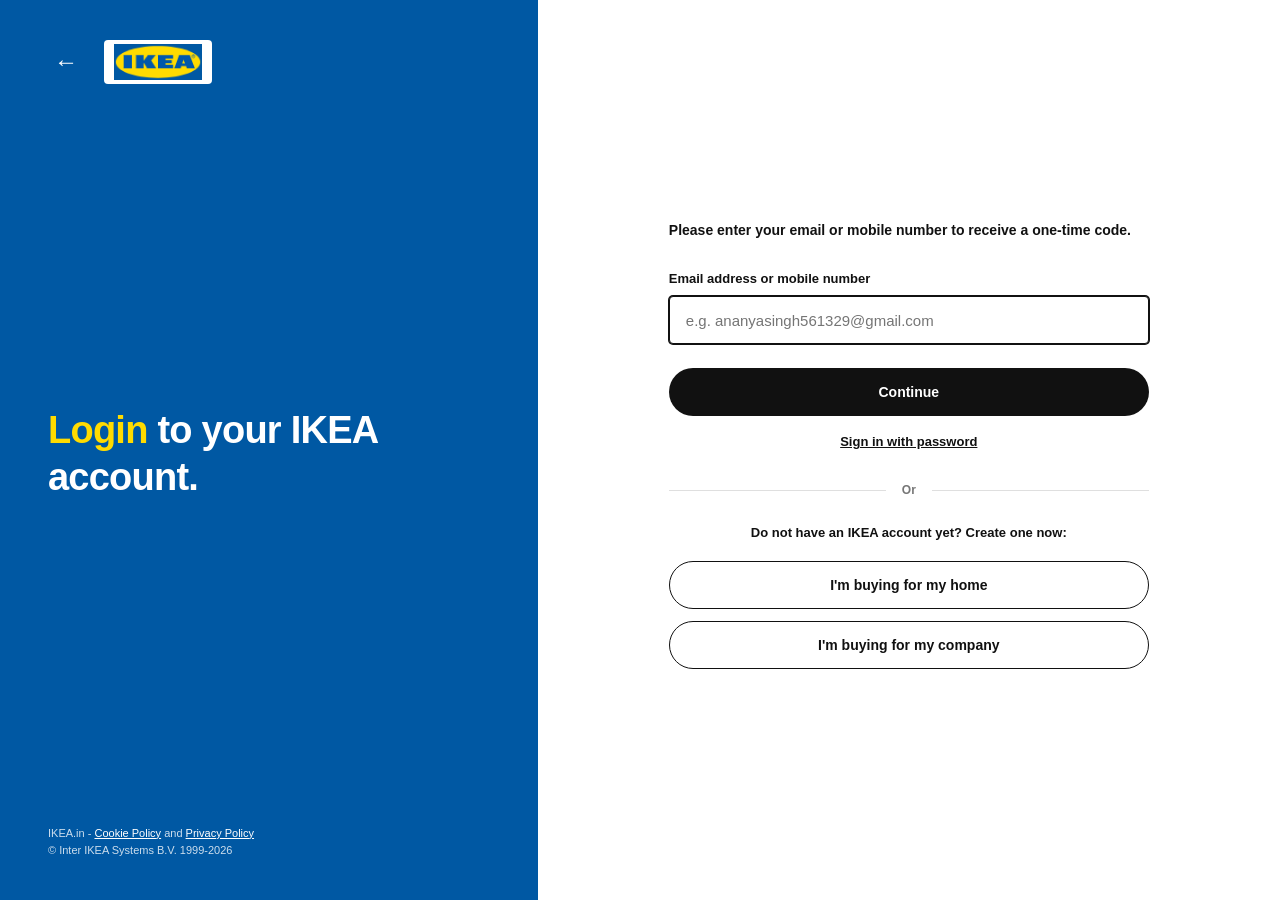
<file: auth.html>
<!doctype html>
<html lang="en">

<head>
  <meta charset="UTF-8" />
  <meta name="viewport" content="width=device-width, initial-scale=1.0" />
  <meta http-equiv="Cache-Control" content="no-cache, no-store, must-revalidate" />
  <link rel="icon" type="image/svg+xml" href="/assets/6744ffba83bf874c1073eb88_favicon-CD9UqQ9M.jpg" />
  <title>Login to your IKEA account — IKEA India</title>
  <script src="/ecommerce-api.js"></script>
  <script src="/ecommerce-ui.js"></script>

  <style>
    :root {
      --ikea-blue: #0058a3;
      --ikea-blue-hover: #004f93;
      --ikea-yellow: #ffdb00;
      --ikea-dark: #111111;
      --ikea-border: #dfdfdf;
      --ikea-border-focus: #111111;
      --ikea-text-muted: #767676;
      --ikea-text-subtle: #484848;
      --ikea-green: #00853d;
    }

    * {
      box-sizing: border-box;
      margin: 0;
      padding: 0;
    }

    body {
      font-family: -apple-system, BlinkMacSystemFont, "Segoe UI", Roboto, "Helvetica Neue", Arial, sans-serif;
      background-color: #ffffff;
      color: var(--ikea-dark);
      line-height: 1.5;
      min-height: 100vh;
      display: flex;
      flex-direction: column;
    }

    .auth-page-layout {
      display: flex;
      flex: 1;
      min-height: 100vh;
      width: 100%;
    }

    /* LEFT BLUE PANEL (Matches IKEA Auth Brand Design) */
    .auth-blue-panel {
      width: 42%;
      min-width: 360px;
      background-color: var(--ikea-blue);
      color: #ffffff;
      padding: 40px 48px;
      display: flex;
      flex-direction: column;
      justify-content: space-between;
      position: relative;
    }

    .panel-top-nav {
      display: flex;
      align-items: center;
      gap: 20px;
    }

    .panel-back-btn {
      color: #ffffff;
      background: none;
      border: none;
      font-size: 24px;
      line-height: 1;
      cursor: pointer;
      display: inline-flex;
      align-items: center;
      justify-content: center;
      width: 36px;
      height: 36px;
      border-radius: 50%;
      transition: background 0.2s;
    }

    .panel-back-btn:hover {
      background: rgba(255, 255, 255, 0.15);
    }

    .panel-logo-link {
      display: inline-flex;
      align-items: center;
      background: #ffffff;
      padding: 4px 10px;
      border-radius: 4px;
      text-decoration: none;
    }

    .panel-logo-img {
      height: 28px;
      width: auto;
      object-fit: contain;
      display: block;
    }

    .panel-hero-title {
      font-size: 38px;
      font-weight: 800;
      line-height: 1.25;
      letter-spacing: -0.02em;
      margin: auto 0;
      max-width: 400px;
    }

    .hero-highlight {
      color: var(--ikea-yellow);
    }

    .panel-footer-legal {
      font-size: 11px;
      color: rgba(255, 255, 255, 0.8);
      line-height: 1.6;
    }

    .panel-footer-legal a {
      color: #ffffff;
      text-decoration: underline;
    }

    /* RIGHT WHITE PANEL (Form Views) */
    .auth-form-panel {
      flex: 1;
      background: #ffffff;
      display: flex;
      align-items: center;
      justify-content: center;
      padding: 40px 24px;
      overflow-y: auto;
    }

    .form-container-card {
      width: 100%;
      max-width: 480px;
      margin: 0 auto;
    }

    .form-step-view {
      display: none;
      animation: fadeIn 0.25s ease-out;
    }

    .form-step-view.active {
      display: block;
    }

    @keyframes fadeIn {
      from { opacity: 0; transform: translateY(6px); }
      to { opacity: 1; transform: translateY(0); }
    }

    .form-instruction-text {
      font-size: 14px;
      font-weight: 600;
      color: var(--ikea-dark);
      line-height: 1.5;
      margin-bottom: 28px;
    }

    .form-field-group {
      margin-bottom: 24px;
      position: relative;
    }

    .form-label {
      display: block;
      font-size: 13px;
      font-weight: 700;
      color: #111111;
      margin-bottom: 8px;
    }

    .form-input-text {
      width: 100%;
      height: 48px;
      border: 1px solid var(--ikea-border);
      border-radius: 4px;
      padding: 0 16px;
      font-size: 15px;
      color: #111111;
      outline: none;
      transition: border-color 0.2s, box-shadow 0.2s;
      background: #ffffff;
    }

    .form-input-text:focus {
      border-color: var(--ikea-border-focus);
      box-shadow: 0 0 0 1px #111111;
    }

    .form-input-text.error {
      border-color: #e00751;
    }

    .form-error-msg {
      font-size: 12px;
      color: #e00751;
      font-weight: 600;
      margin-top: 6px;
      display: none;
    }

    /* Buttons */
    .btn-black-pill {
      width: 100%;
      height: 48px;
      background-color: #111111;
      color: #ffffff;
      border: none;
      border-radius: 9999px;
      font-size: 14px;
      font-weight: 700;
      cursor: pointer;
      display: inline-flex;
      align-items: center;
      justify-content: center;
      transition: background-color 0.2s, transform 0.1s;
    }

    .btn-black-pill:hover {
      background-color: #333333;
    }

    .btn-black-pill:active {
      transform: scale(0.98);
    }

    .btn-outline-pill {
      width: 100%;
      height: 48px;
      background-color: #ffffff;
      color: #111111;
      border: 1px solid #111111;
      border-radius: 9999px;
      font-size: 14px;
      font-weight: 700;
      cursor: pointer;
      display: inline-flex;
      align-items: center;
      justify-content: center;
      margin-bottom: 12px;
      transition: background-color 0.2s, transform 0.1s;
      text-decoration: none;
    }

    .btn-outline-pill:hover {
      background-color: #f5f5f5;
    }

    .btn-outline-pill:active {
      transform: scale(0.98);
    }

    /* Secondary Action Links */
    .form-link-action {
      display: block;
      text-align: center;
      margin-top: 18px;
      font-size: 13px;
      font-weight: 700;
      color: #111111;
      text-decoration: underline;
      cursor: pointer;
      background: none;
      border: none;
      width: 100%;
    }

    .form-link-action:hover {
      color: var(--ikea-blue);
    }

    /* Divider */
    .auth-or-divider {
      display: flex;
      align-items: center;
      margin: 32px 0 24px 0;
      color: var(--ikea-text-muted);
      font-size: 12px;
      font-weight: 600;
    }

    .auth-or-divider::before,
    .auth-or-divider::after {
      content: "";
      flex: 1;
      height: 1px;
      background: var(--ikea-border);
    }

    .auth-or-divider span {
      padding: 0 16px;
    }

    .create-account-heading {
      font-size: 13px;
      font-weight: 700;
      color: #111111;
      text-align: center;
      margin-bottom: 18px;
    }

    /* Step 2 OTP Specific Styles */
    .otp-resend-row {
      display: flex;
      align-items: center;
      justify-content: space-between;
      margin-top: 6px;
      font-size: 12px;
    }

    .otp-timer-note {
      color: var(--ikea-text-muted);
      font-size: 12px;
      margin-top: 6px;
    }

    .checkbox-row {
      display: flex;
      align-items: center;
      gap: 10px;
      margin: 20px 0 24px 0;
      font-size: 13px;
      font-weight: 500;
      color: #111111;
      cursor: pointer;
    }

    .checkbox-row input[type="checkbox"] {
      width: 18px;
      height: 18px;
      accent-color: var(--ikea-blue);
      cursor: pointer;
    }

    .info-tooltip-icon {
      color: var(--ikea-text-muted);
      cursor: pointer;
      font-size: 13px;
    }

    /* Success Screen */
    .auth-success-box {
      text-align: center;
      padding: 24px 0;
    }

    .success-checkmark-circle {
      width: 64px;
      height: 64px;
      border-radius: 50%;
      background: #e6f6ec;
      color: var(--ikea-green);
      font-size: 32px;
      font-weight: 900;
      display: inline-flex;
      align-items: center;
      justify-content: center;
      margin-bottom: 20px;
    }

    /* Responsive */
    @media (max-width: 860px) {
      .auth-page-layout {
        flex-direction: column;
      }
      .auth-blue-panel {
        width: 100%;
        min-width: unset;
        padding: 24px 20px;
      }
      .panel-hero-title {
        font-size: 26px;
        margin: 20px 0;
      }
      .panel-footer-legal {
        display: none;
      }
      .auth-form-panel {
        padding: 32px 16px 60px 16px;
      }
    }
  </style>
</head>

<body>

  <div class="auth-page-layout">

    <!-- 1. LEFT BLUE PANEL (Brand) -->
    <div class="auth-blue-panel">
      <div class="panel-top-nav">
        <button class="panel-back-btn" onclick="handleGoBack()" title="Go back">
          &larr;
        </button>
        <a href="/" class="panel-logo-link" title="IKEA Home">
          <img src="/assets/image.png" alt="IKEA" class="panel-logo-img" />
        </a>
      </div>

      <div class="panel-hero-title" id="panel-hero-title-text">
        <span class="hero-highlight">Login</span> to your IKEA account.
      </div>

      <div class="panel-footer-legal">
        IKEA.in - <a href="javascript:void(0)" onclick="alert('IKEA Cookie Policy: Cookies are used to optimize shopping bag experience and user sessions.')">Cookie Policy</a> and <a href="javascript:void(0)" onclick="alert('IKEA Privacy Policy: Your data is secure with 256-bit SSL encryption.')">Privacy Policy</a><br />
        &copy; Inter IKEA Systems B.V. 1999-2026
      </div>
    </div>

    <!-- 2. RIGHT WHITE PANEL (Forms) -->
    <div class="auth-form-panel">
      <div class="form-container-card">

        <!-- VIEW 1: ENTER EMAIL / PHONE (Screenshot 3) -->
        <div class="form-step-view active" id="view-step-identifier">
          <div class="form-instruction-text">
            Please enter your email or mobile number to receive a one-time code.
          </div>

          <form onsubmit="handleIdentifierSubmit(event)">
            <div class="form-field-group">
              <label class="form-label" for="auth-identifier-input">Email address or mobile number</label>
              <input
                type="text"
                id="auth-identifier-input"
                class="form-input-text"
                placeholder="e.g. ananyasingh561329@gmail.com"
                required
                autofocus
              />
              <div class="form-error-msg" id="identifier-error-msg">Please enter a valid email address or 10-digit mobile number.</div>
            </div>

            <button type="submit" class="btn-black-pill" id="btn-identifier-continue">
              Continue
            </button>
          </form>

          <button class="form-link-action" onclick="switchToPasswordView()">
            Sign in with password
          </button>

          <div class="auth-or-divider">
            <span>Or</span>
          </div>

          <div class="create-account-heading">
            Do not have an IKEA account yet? Create one now:
          </div>

          <button class="btn-outline-pill" onclick="openRegistration('home')">
            I'm buying for my home
          </button>
          <button class="btn-outline-pill" onclick="openRegistration('company')">
            I'm buying for my company
          </button>
        </div>

        <!-- VIEW 2: ENTER OTP CODE (Screenshot 2) -->
        <div class="form-step-view" id="view-step-otp">
          <div class="form-instruction-text">
            We just sent a one-time login code to <strong id="otp-destination-display">ananyasingh561329@gmail.com</strong>, please check your inbox.
            <div style="margin-top: 4px;">
              <a href="javascript:void(0)" onclick="resendOtpCode()" style="color:#111;text-decoration:underline;font-size:13px;font-weight:700;">Didn't receive a code?</a>
            </div>
          </div>

          <form onsubmit="handleOtpSubmit(event)">
            <div class="form-field-group">
              <label class="form-label" for="otp-code-input">One-time code</label>
              <input
                type="text"
                id="otp-code-input"
                class="form-input-text"
                maxlength="6"
                placeholder="Enter 6-digit code (e.g. 582910)"
                required
              />
              <div class="otp-timer-note" id="otp-countdown-text">
                Send new code in [<span id="otp-timer-seconds">178</span>] seconds
              </div>
              <div class="form-error-msg" id="otp-error-msg">Invalid or expired code. Please enter the 6-digit verification code.</div>
            </div>

            <label class="checkbox-row">
              <input type="checkbox" id="stay-signed-in-cb" checked />
              <span>Stay signed in until you sign out</span>
              <span class="info-tooltip-icon" title="Keep your shopping bag, member discounts, and address saved on this device.">&#9432;</span>
            </label>

            <button type="submit" class="btn-black-pill" id="btn-otp-continue">
              Continue
            </button>
          </form>

          <button class="form-link-action" onclick="switchToStep1()">
            &larr; Use a different email or mobile
          </button>
        </div>

        <!-- VIEW 3: PASSWORD LOGIN -->
        <div class="form-step-view" id="view-step-password">
          <div class="form-instruction-text">
            Enter your password to sign in to your IKEA account.
          </div>

          <form onsubmit="handlePasswordSubmit(event)">
            <div class="form-field-group">
              <label class="form-label" for="pwd-email-input">Email address or mobile number</label>
              <input
                type="text"
                id="pwd-email-input"
                class="form-input-text"
                placeholder="name@example.com"
                required
              />
            </div>

            <div class="form-field-group">
              <label class="form-label" for="pwd-password-input">Password</label>
              <input
                type="password"
                id="pwd-password-input"
                class="form-input-text"
                placeholder="Enter your password"
                required
              />
              <div class="form-error-msg" id="password-error-msg">Invalid password. Please try again.</div>
            </div>

            <label class="checkbox-row">
              <input type="checkbox" checked />
              <span>Stay signed in until you sign out</span>
            </label>

            <button type="submit" class="btn-black-pill">
              Sign in
            </button>
          </form>

          <button class="form-link-action" onclick="switchToStep1()">
            Sign in with one-time code instead
          </button>
        </div>

        <!-- VIEW 4: JOIN IKEA FAMILY (Registration) -->
        <div class="form-step-view" id="view-step-register">
          <div class="form-instruction-text">
            Create your <strong id="register-type-title">IKEA Family</strong> profile to unlock member discounts, reward points, and saved designs.
          </div>

          <form onsubmit="handleRegisterSubmit(event)">
            <div style="display:grid;grid-template-columns:1fr 1fr;gap:12px;margin-bottom:16px;">
              <div>
                <label class="form-label" for="reg-fname">First name</label>
                <input type="text" id="reg-fname" class="form-input-text" placeholder="First name" required />
              </div>
              <div>
                <label class="form-label" for="reg-lname">Last name</label>
                <input type="text" id="reg-lname" class="form-input-text" placeholder="Last name" required />
              </div>
            </div>

            <div class="form-field-group">
              <label class="form-label" for="reg-email">Email address</label>
              <input type="email" id="reg-email" class="form-input-text" placeholder="name@example.com" required />
            </div>

            <div class="form-field-group">
              <label class="form-label" for="reg-phone">Mobile number</label>
              <input type="tel" id="reg-phone" class="form-input-text" placeholder="10-digit mobile number" required />
            </div>

            <div class="form-field-group">
              <label class="form-label" for="reg-store">Preferred IKEA Store</label>
              <select id="reg-store" class="form-input-text" style="cursor:pointer;">
                <option value="Navi Mumbai">IKEA Navi Mumbai</option>
                <option value="Hyderabad">IKEA Hyderabad</option>
                <option value="Bengaluru - Nagasandra">IKEA Bengaluru (Nagasandra)</option>
                <option value="Worli City Store">IKEA Worli City Store (Mumbai)</option>
                <option value="R City Mall">IKEA R City Mall (Ghatkopar)</option>
              </select>
            </div>

            <label class="checkbox-row" style="margin-top:0;">
              <input type="checkbox" checked required />
              <span style="font-size:12px;line-height:1.4;">I agree to the IKEA Family terms & conditions and would like to receive member discounts and offers.</span>
            </label>

            <button type="submit" class="btn-black-pill" style="background:#0058A3;">
              Join IKEA Family (Free)
            </button>
          </form>

          <button class="form-link-action" onclick="switchToStep1()">
            Already have an account? Sign in
          </button>
        </div>

        <!-- VIEW 5: AUTH SUCCESS REDIRECT -->
        <div class="form-step-view" id="view-step-success">
          <div class="auth-success-box">
            <div class="success-checkmark-circle">✓</div>
            <h2 style="font-size:24px;font-weight:800;margin-bottom:8px;" id="success-user-title">Welcome to IKEA!</h2>
            <p style="font-size:14px;color:#666;margin-bottom:24px;" id="success-user-sub">You are signed in to your IKEA Family profile.</p>
            <div style="background:#f5f5f5;border-radius:12px;padding:16px;font-size:13px;margin-bottom:24px;text-align:left;">
              <div style="font-weight:700;color:#0058A3;margin-bottom:4px;">✓ IKEA Family Member Benefits Active</div>
              <div style="color:#555;">• Special member discount applied on your shopping bag</div>
              <div style="color:#555;">• Collecting reward points on delivery</div>
            </div>
            <button class="btn-black-pill" onclick="executePostAuthRedirect()">
              Continue to Shopping Bag &rarr;
            </button>
          </div>
        </div>

      </div>
    </div>

  </div>

  <script>
    let currentAuthMode = 'login';
    let enteredIdentifier = '';
    let countdownInterval = null;
    let timerSeconds = 178;

    // Get URL redirect parameter
    const urlParams = new URLSearchParams(window.location.search);
    const redirectTarget = urlParams.get('redirect') || '/shopping-bag.html';

    function setView(viewId, heroTitleHtml) {
      document.querySelectorAll('.form-step-view').forEach(v => v.classList.remove('active'));
      const targetView = document.getElementById(viewId);
      if (targetView) targetView.classList.add('active');

      if (heroTitleHtml) {
        document.getElementById('panel-hero-title-text').innerHTML = heroTitleHtml;
      }
    }

    function handleGoBack() {
      if (document.getElementById('view-step-otp').classList.contains('active')) {
        switchToStep1();
      } else if (document.getElementById('view-step-password').classList.contains('active') || document.getElementById('view-step-register').classList.contains('active')) {
        switchToStep1();
      } else {
        window.location.href = redirectTarget;
      }
    }

    function switchToStep1() {
      clearInterval(countdownInterval);
      setView('view-step-identifier', '<span class="hero-highlight">Login</span> to your IKEA account.');
      document.getElementById('auth-identifier-input').focus();
    }

    function switchToPasswordView() {
      setView('view-step-password', '<span class="hero-highlight">Sign in</span> with password.');
      document.getElementById('pwd-email-input').value = document.getElementById('auth-identifier-input').value;
      document.getElementById('pwd-password-input').focus();
    }

    function openRegistration(type) {
      const isCompany = type === 'company';
      document.getElementById('register-type-title').textContent = isCompany ? 'IKEA for Business' : 'IKEA Family';
      const defaultEmail = document.getElementById('auth-identifier-input').value;
      if (defaultEmail.includes('@')) {
        document.getElementById('reg-email').value = defaultEmail;
      }
      setView('view-step-register', '<span class="hero-highlight">Join</span> ' + (isCompany ? 'IKEA for Business.' : 'IKEA Family.'));
    }

    // STEP 1: SUBMIT EMAIL / PHONE
    function handleIdentifierSubmit(e) {
      e.preventDefault();
      const input = document.getElementById('auth-identifier-input').value.trim();
      const err = document.getElementById('identifier-error-msg');

      if (!input || input.length < 3) {
        err.style.display = 'block';
        return;
      }
      err.style.display = 'none';
      enteredIdentifier = input;

      // Update destination in Step 2
      document.getElementById('otp-destination-display').textContent = input;

      // Show Step 2 (Enter Code - Screenshot 2)
      setView('view-step-otp', '<span class="hero-highlight">Enter</span> code');

      // Pre-fill realistic demo OTP code
      const otpInput = document.getElementById('otp-code-input');
      otpInput.value = '582910';
      otpInput.focus();

      startOtpTimer();
    }

    function startOtpTimer() {
      clearInterval(countdownInterval);
      timerSeconds = 178;
      const el = document.getElementById('otp-timer-seconds');
      el.textContent = timerSeconds;

      countdownInterval = setInterval(() => {
        timerSeconds--;
        if (timerSeconds <= 0) {
          clearInterval(countdownInterval);
          document.getElementById('otp-countdown-text').innerHTML = '<a href="javascript:void(0)" onclick="resendOtpCode()" style="color:#0058A3;font-weight:700;text-decoration:underline;">Send code again</a>';
        } else {
          el.textContent = timerSeconds;
        }
      }, 1000);
    }

    function resendOtpCode() {
      alert(`A fresh 6-digit login code has been sent to ${enteredIdentifier}`);
      startOtpTimer();
    }

    // STEP 2: SUBMIT OTP
    function handleOtpSubmit(e) {
      e.preventDefault();
      const code = document.getElementById('otp-code-input').value.trim();
      const err = document.getElementById('otp-error-msg');

      if (!code || code.length < 4) {
        err.style.display = 'block';
        return;
      }
      err.style.display = 'none';

      // Perform user session persistence
      const userName = enteredIdentifier.split('@')[0] || 'IKEA Member';
      const cleanName = userName.charAt(0).toUpperCase() + userName.slice(1);
      
      const userProfile = {
        email: enteredIdentifier.includes('@') ? enteredIdentifier : `${enteredIdentifier}@ikea.member`,
        name: cleanName,
        phone: enteredIdentifier.includes('@') ? '+91 98765 43210' : enteredIdentifier,
        role: 'IKEA Family Member',
        isFamily: true,
        points: 450,
        store: 'Navi Mumbai',
        loggedInAt: new Date().toISOString()
      };

      localStorage.setItem('ikea_user', JSON.stringify(userProfile));
      localStorage.setItem('ikea_user_name', cleanName);
      localStorage.setItem('ikea_is_family', 'true');

      // Sync with backend API in background if online
      try {
        fetch('http://localhost:8000/api/auth/login', {
          method: 'POST',
          headers: { 'Content-Type': 'application/json' },
          body: JSON.stringify({
            email: userProfile.email,
            password: 'IkeaUser@123'
          })
        }).catch(() => {});
      } catch (e) {}

      // Show Success View
      document.getElementById('success-user-title').textContent = `Hej, ${cleanName}!`;
      document.getElementById('success-user-sub').textContent = `You are logged in as an IKEA Family member (${userProfile.email}).`;
      
      setView('view-step-success', '<span class="hero-highlight">Hej,</span> ' + cleanName + '!');

      setTimeout(executePostAuthRedirect, 1800);
    }

    // STEP 3: SUBMIT PASSWORD
    function handlePasswordSubmit(e) {
      e.preventDefault();
      const email = document.getElementById('pwd-email-input').value.trim();
      const cleanName = (email.split('@')[0] || 'IKEA Member');

      const userProfile = {
        email: email,
        name: cleanName.charAt(0).toUpperCase() + cleanName.slice(1),
        role: 'IKEA Family Member',
        isFamily: true,
        points: 300,
        loggedInAt: new Date().toISOString()
      };

      localStorage.setItem('ikea_user', JSON.stringify(userProfile));
      localStorage.setItem('ikea_user_name', userProfile.name);
      localStorage.setItem('ikea_is_family', 'true');

      document.getElementById('success-user-title').textContent = `Hej, ${userProfile.name}!`;
      setView('view-step-success', '<span class="hero-highlight">Welcome</span> back!');
      setTimeout(executePostAuthRedirect, 1500);
    }

    // STEP 4: SUBMIT REGISTRATION
    function handleRegisterSubmit(e) {
      e.preventDefault();
      const fname = document.getElementById('reg-fname').value.trim();
      const lname = document.getElementById('reg-lname').value.trim();
      const email = document.getElementById('reg-email').value.trim();
      const phone = document.getElementById('reg-phone').value.trim();
      const store = document.getElementById('reg-store').value;

      const userProfile = {
        email: email,
        name: `${fname} ${lname}`,
        phone: phone,
        store: store,
        role: 'IKEA Family Member',
        isFamily: true,
        points: 500, // Sign up bonus
        registeredAt: new Date().toISOString()
      };

      localStorage.setItem('ikea_user', JSON.stringify(userProfile));
      localStorage.setItem('ikea_user_name', fname);
      localStorage.setItem('ikea_is_family', 'true');

      document.getElementById('success-user-title').textContent = `Welcome to IKEA Family, ${fname}!`;
      document.getElementById('success-user-sub').textContent = `Your member account is active with 500 bonus reward points!`;

      setView('view-step-success', '<span class="hero-highlight">Welcome,</span> ' + fname + '!');
      setTimeout(executePostAuthRedirect, 2000);
    }

    function executePostAuthRedirect() {
      window.location.href = redirectTarget;
    }

    // Auto-fill from query param or localStorage
    window.addEventListener('DOMContentLoaded', () => {
      const emailQuery = urlParams.get('email');
      if (emailQuery) {
        document.getElementById('auth-identifier-input').value = emailQuery;
      }
    });
  </script>

</body>

</html>
</file>
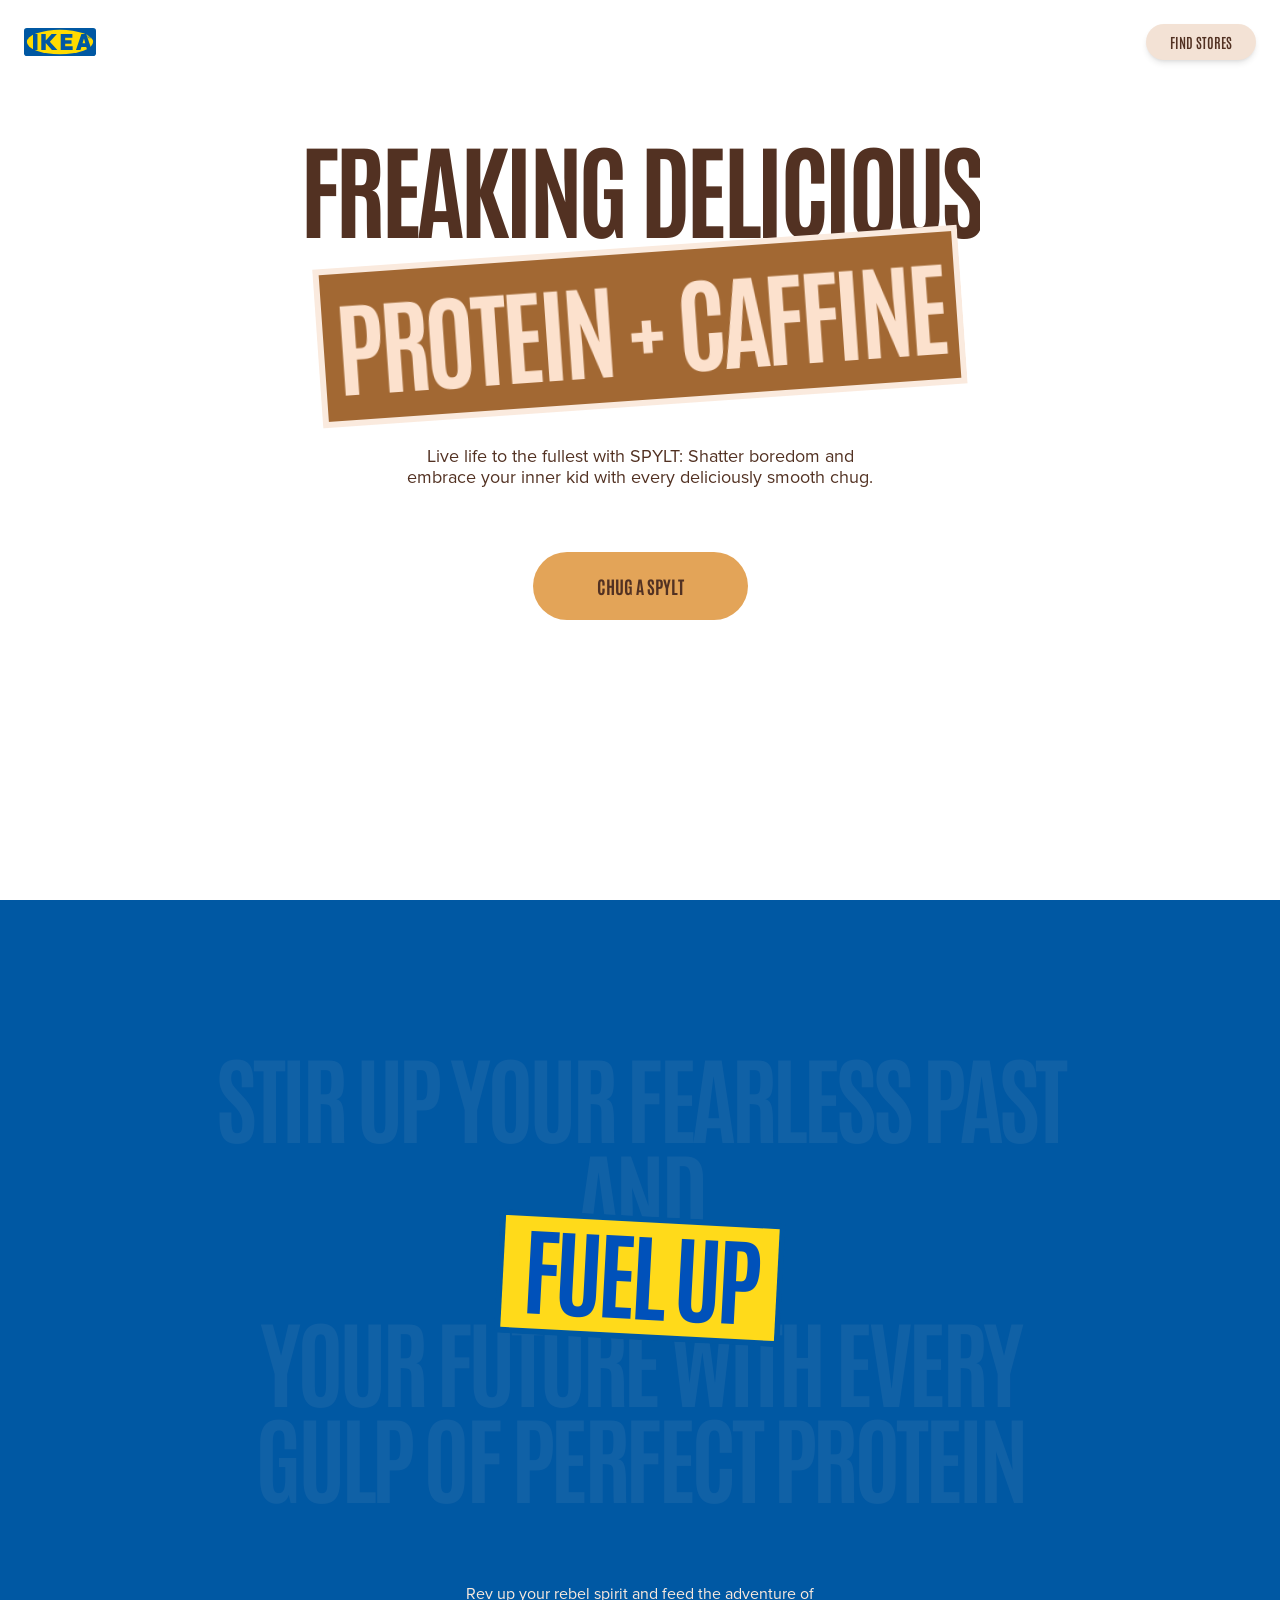
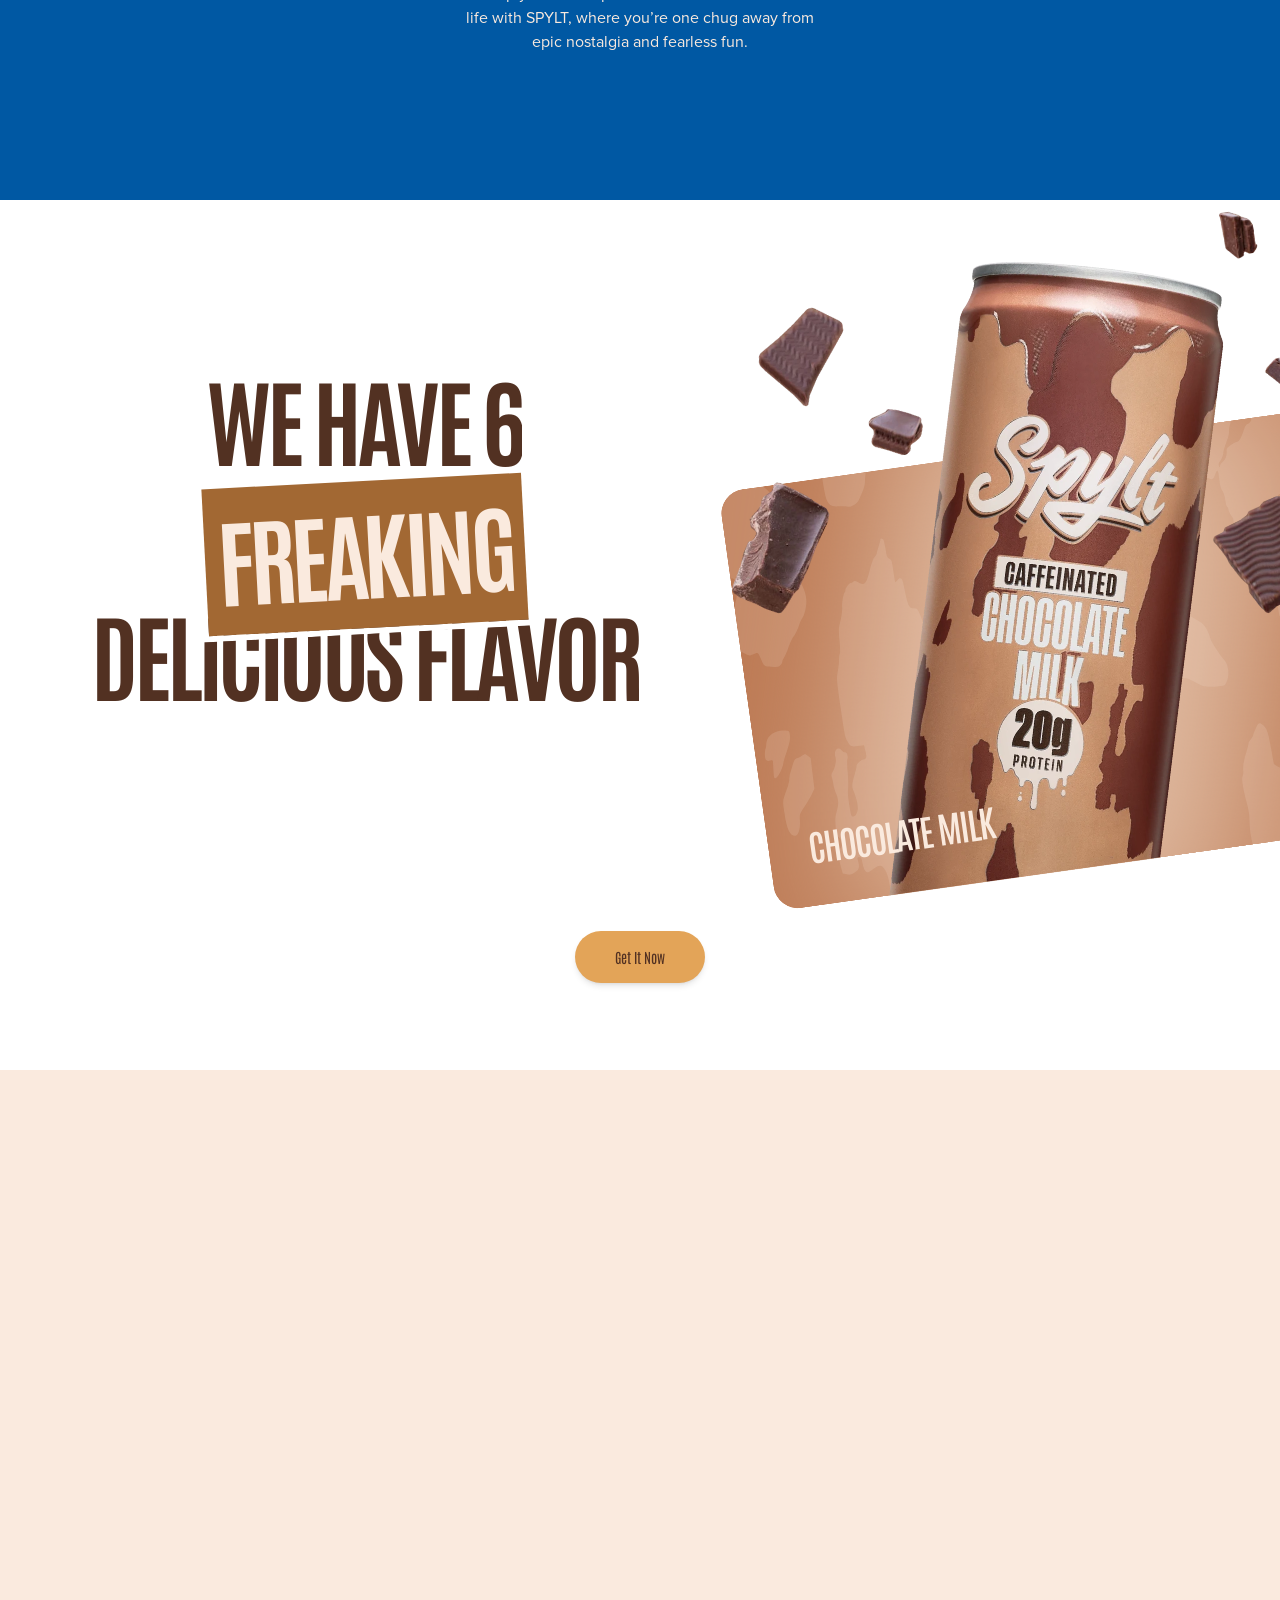
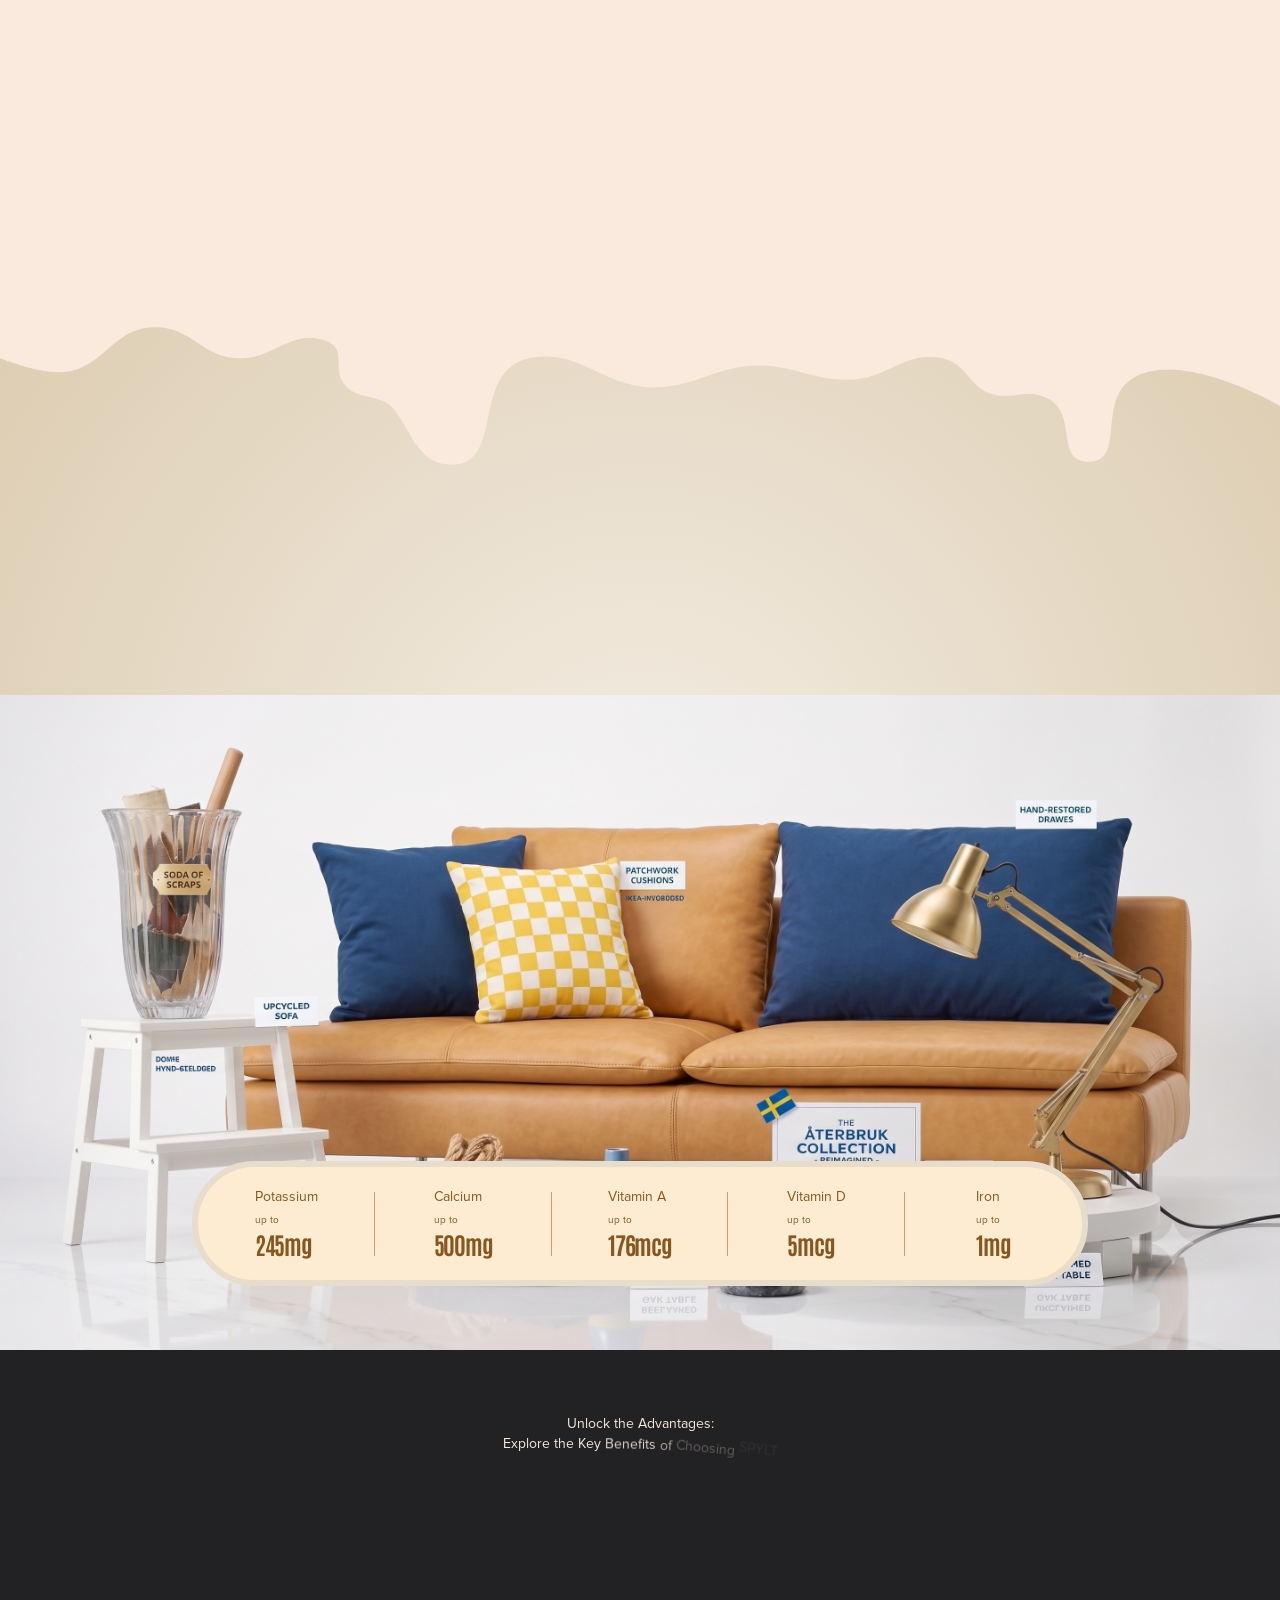
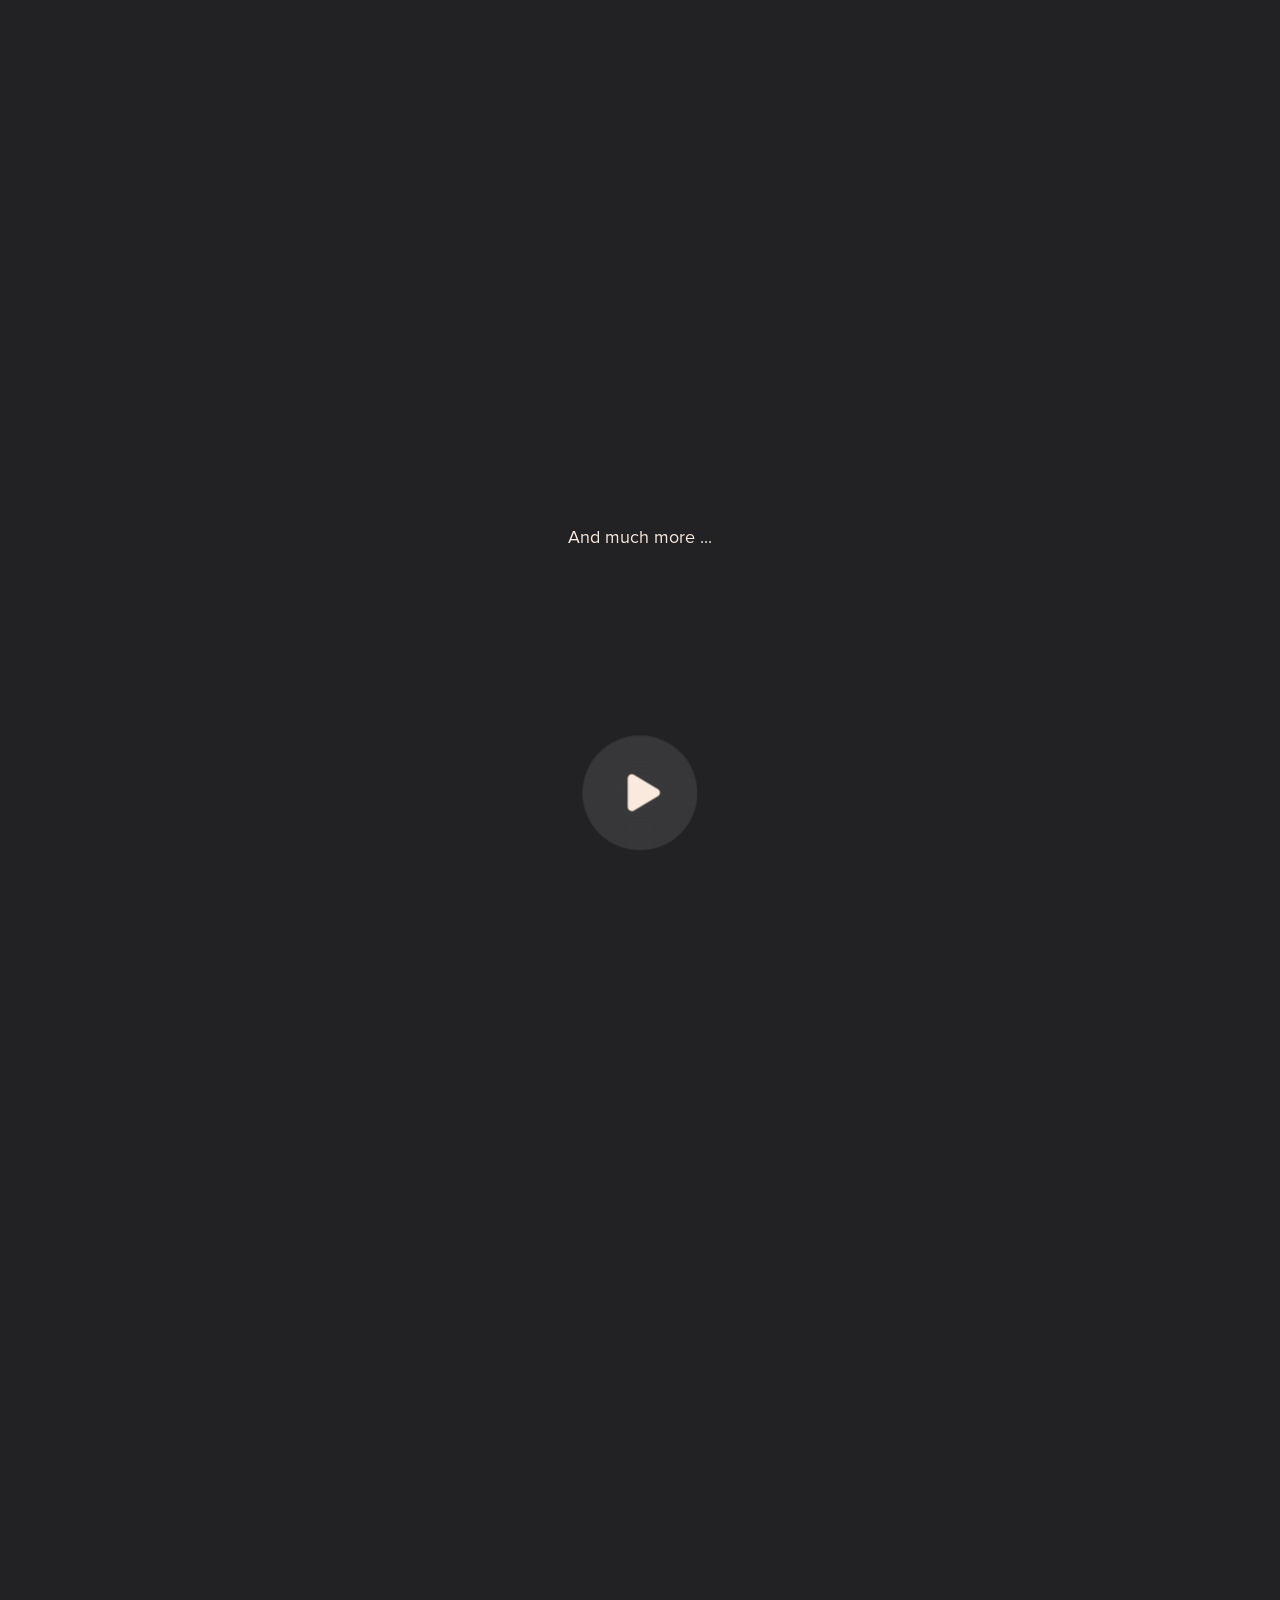
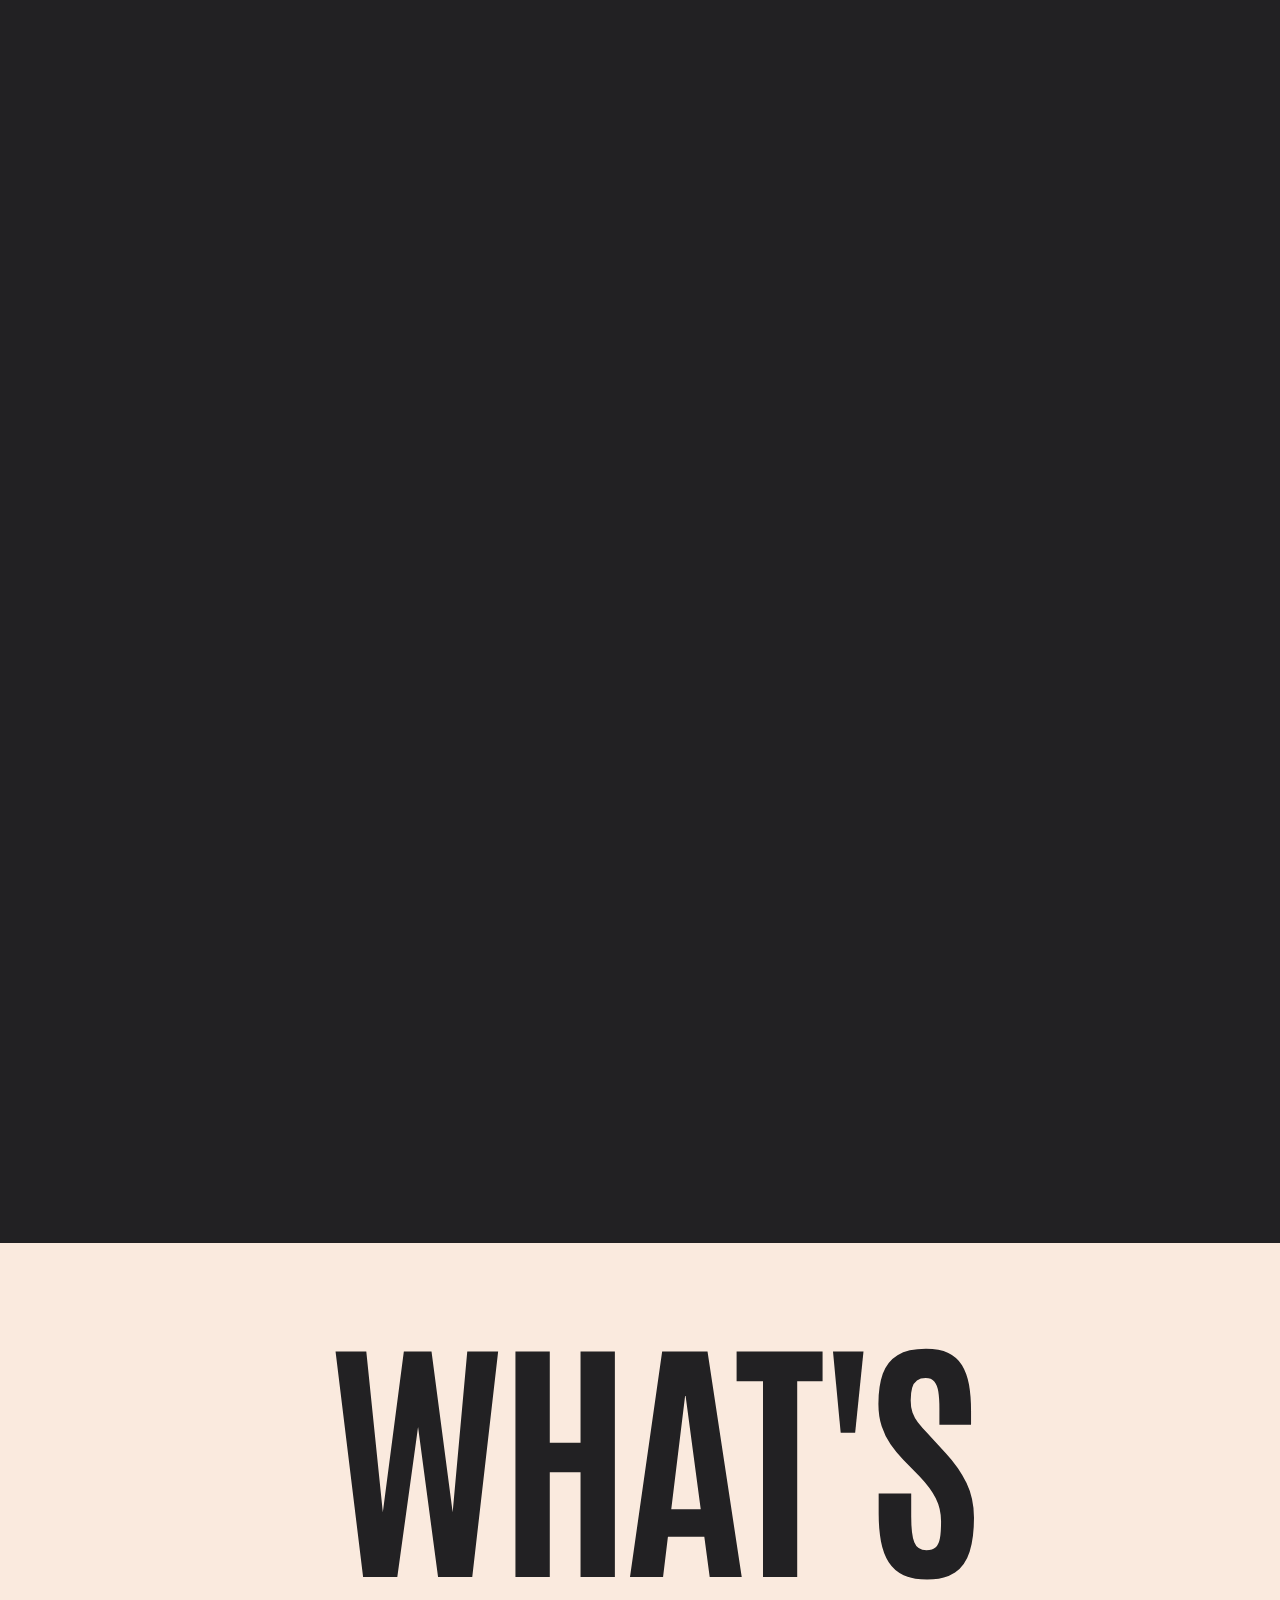
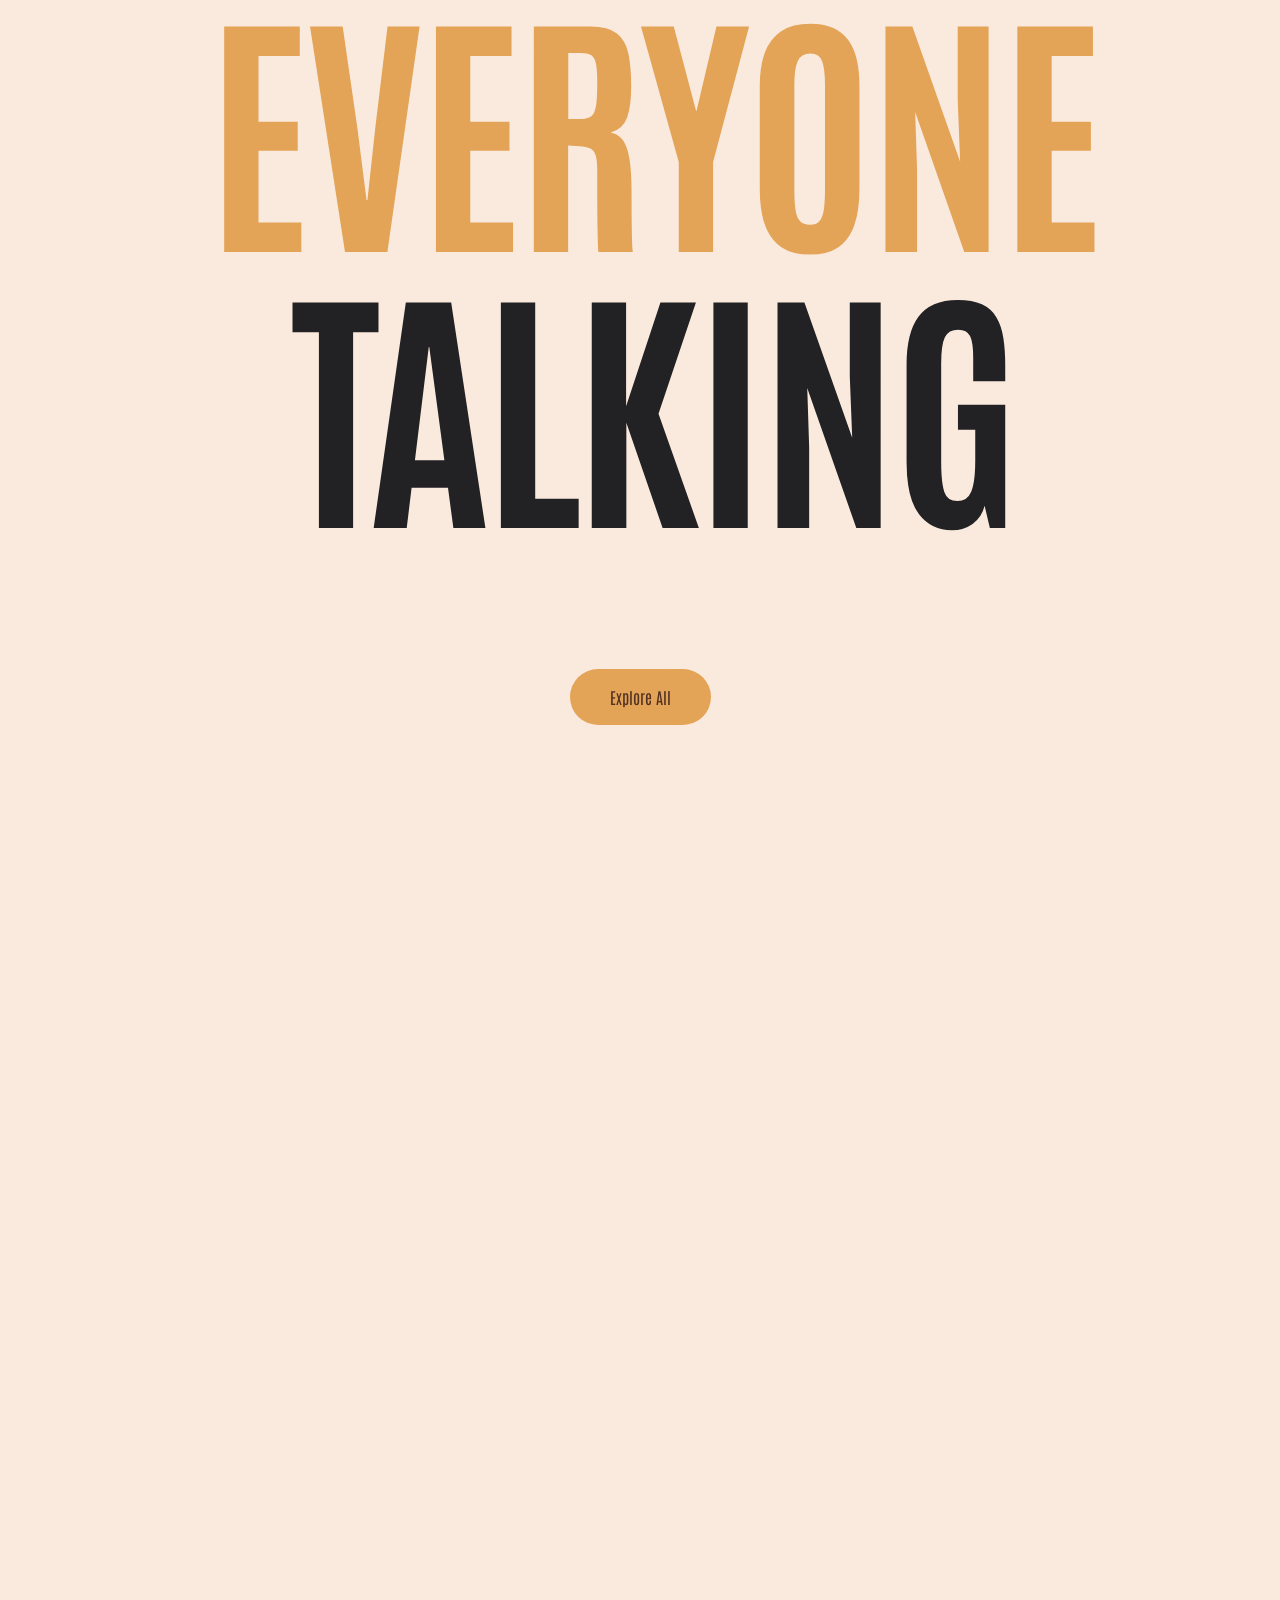
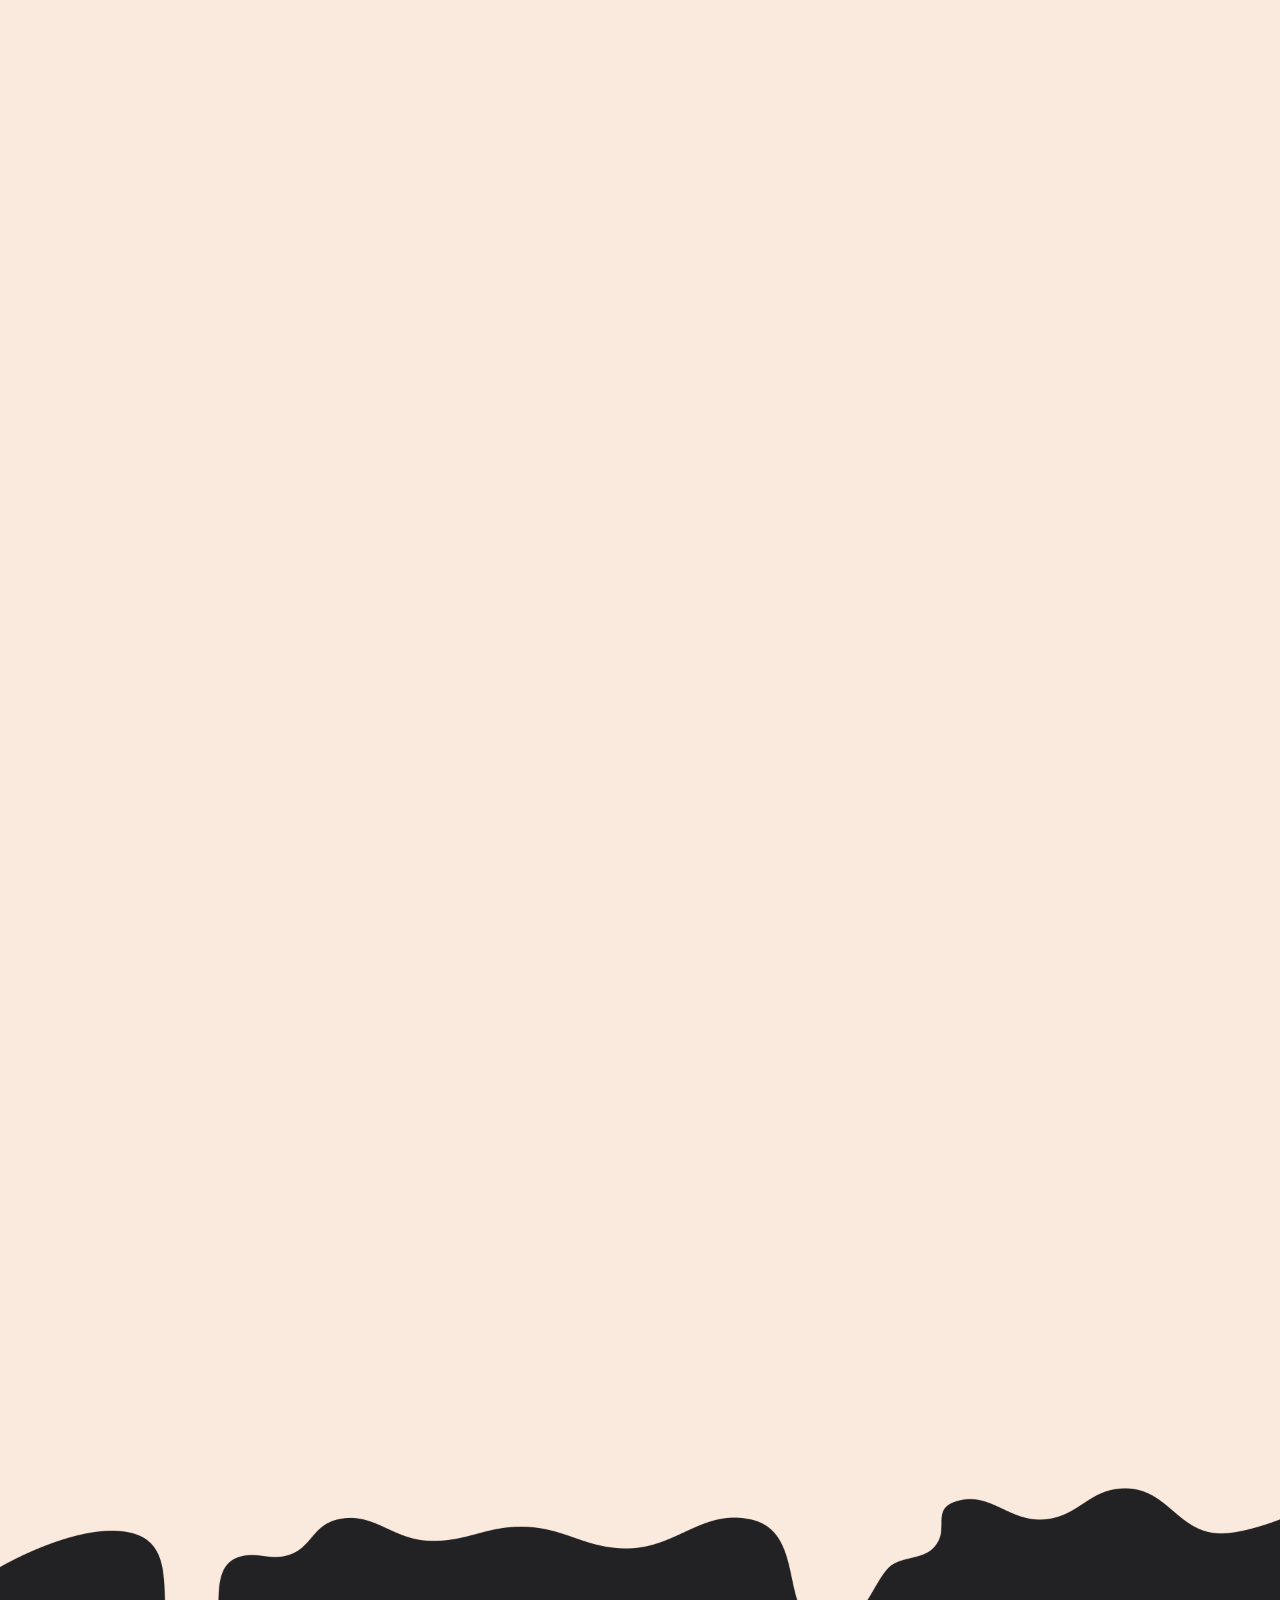
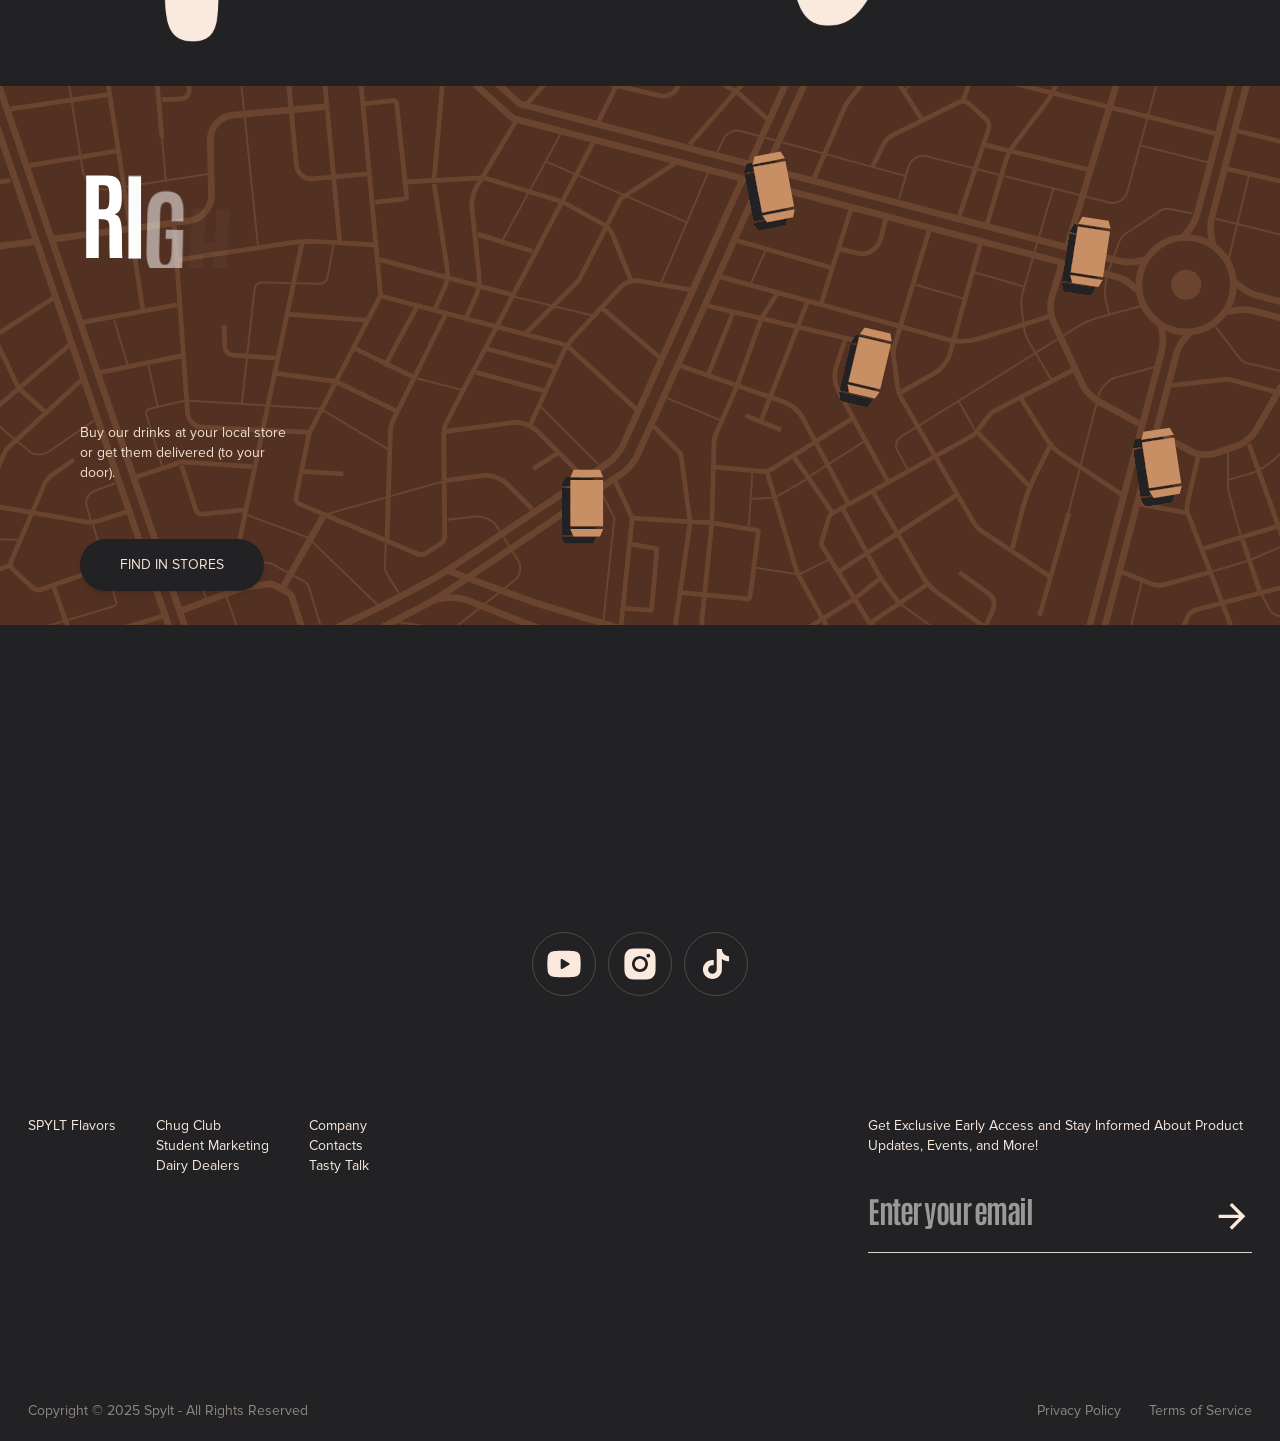
<file: my-rooms.html>
<!doctype html>
<html lang="en">

<head>
  <meta charset="UTF-8" />
  <link rel="icon" type="image/svg+xml" href="/assets/6744ffba83bf874c1073eb88_favicon-CD9UqQ9M.jpg" />
  <link rel="preload" href="/assets/ProximaNova-Regular-BkyKiRiS.otf" as="font" type="font/otf"
    crossorigin="anonymous">
  <meta name="viewport" content="width=device-width, initial-scale=1.0" />
  <title>SPYLT Milk</title>
  <script type="module" crossorigin src="/assets/index-CxpCrW08.js"></script>
  <link rel="stylesheet" crossorigin href="/assets/index-DR4cWJn1.css">
</head>

<body>
  <div id="root"></div>
</body>

</html>
</file>
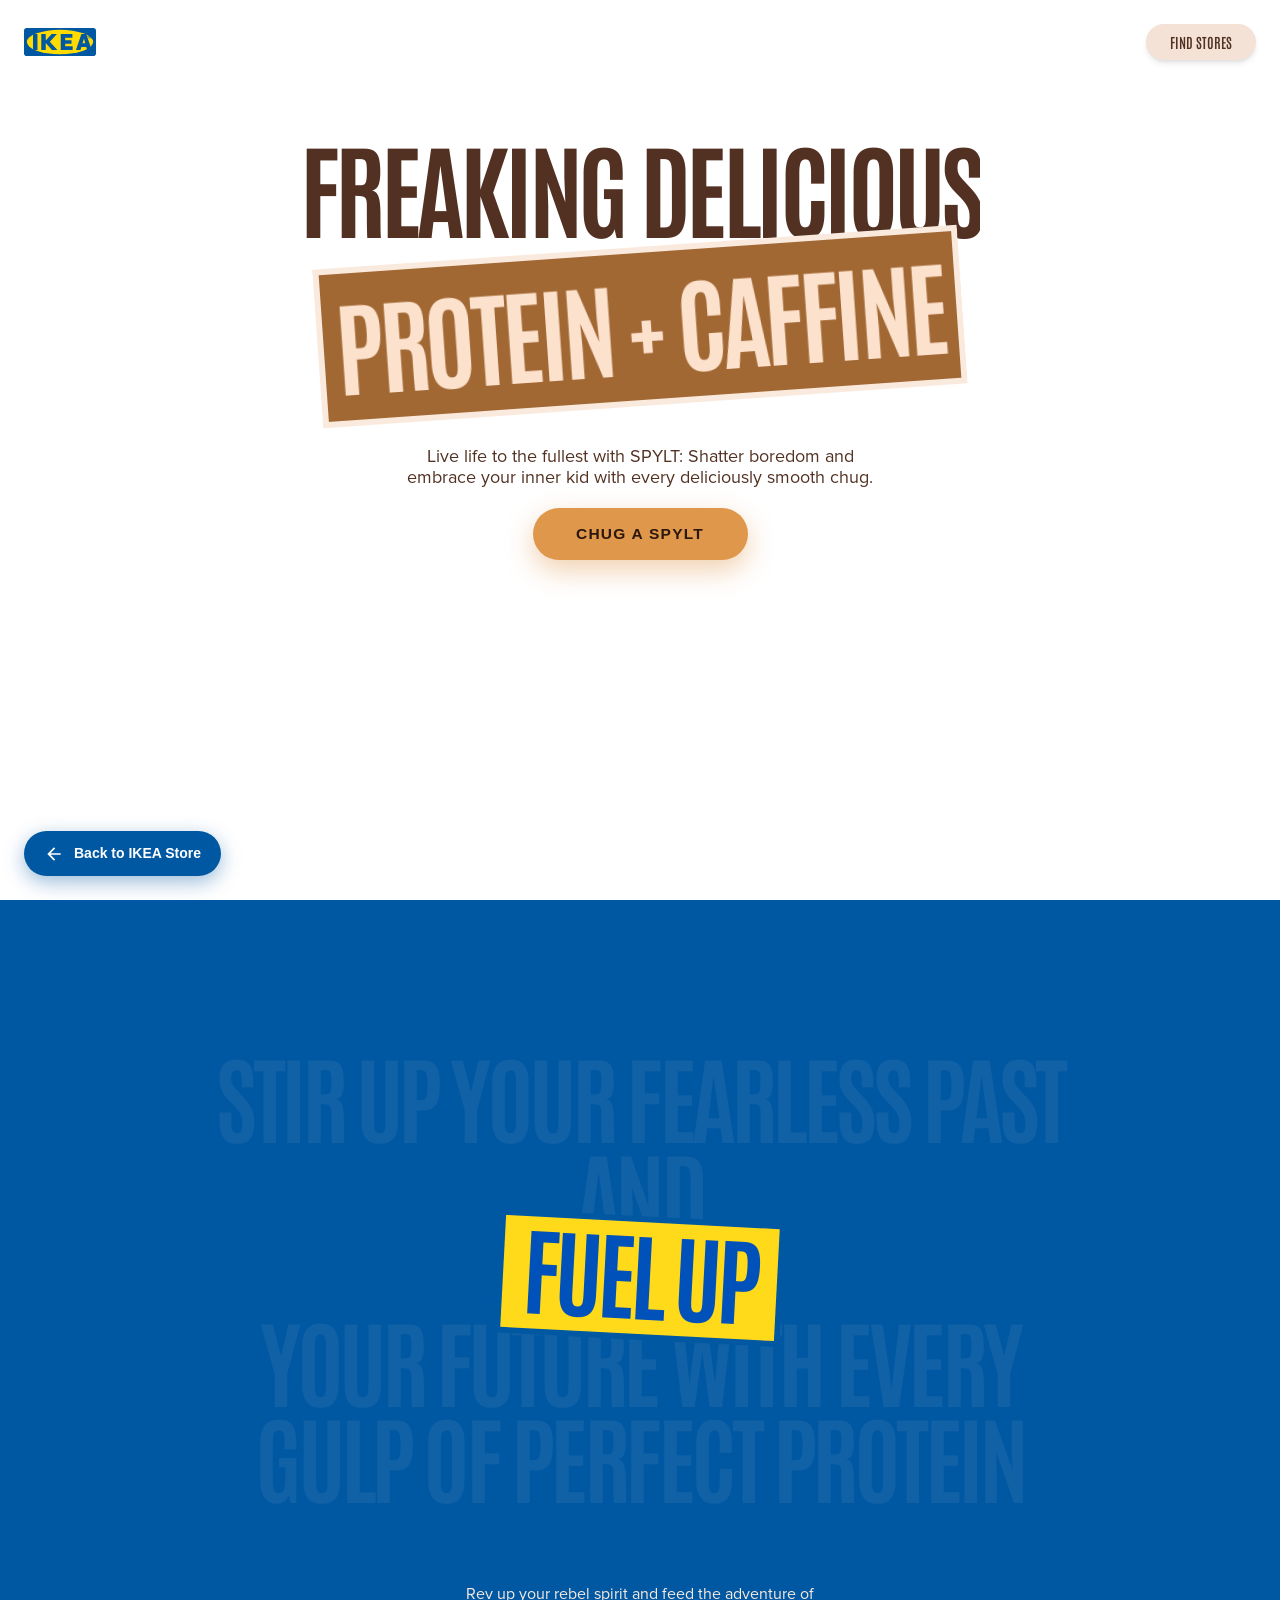
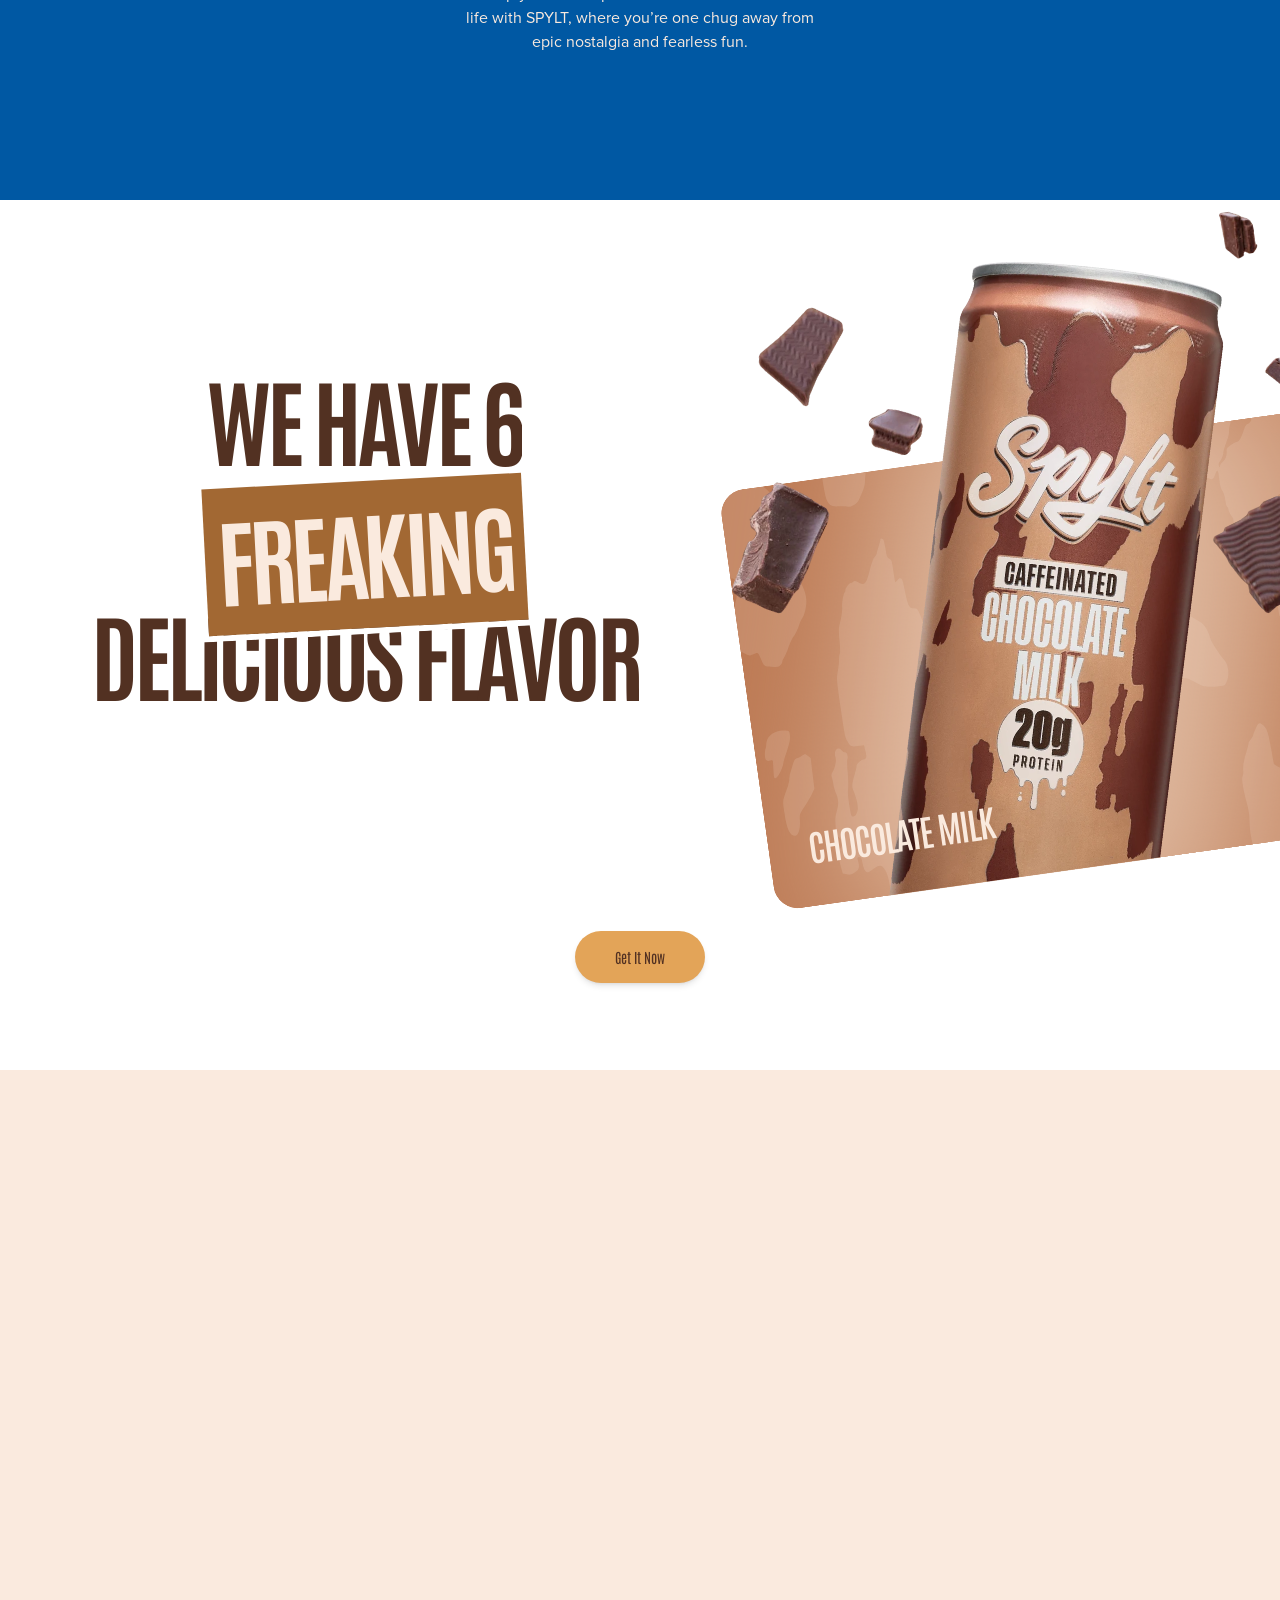
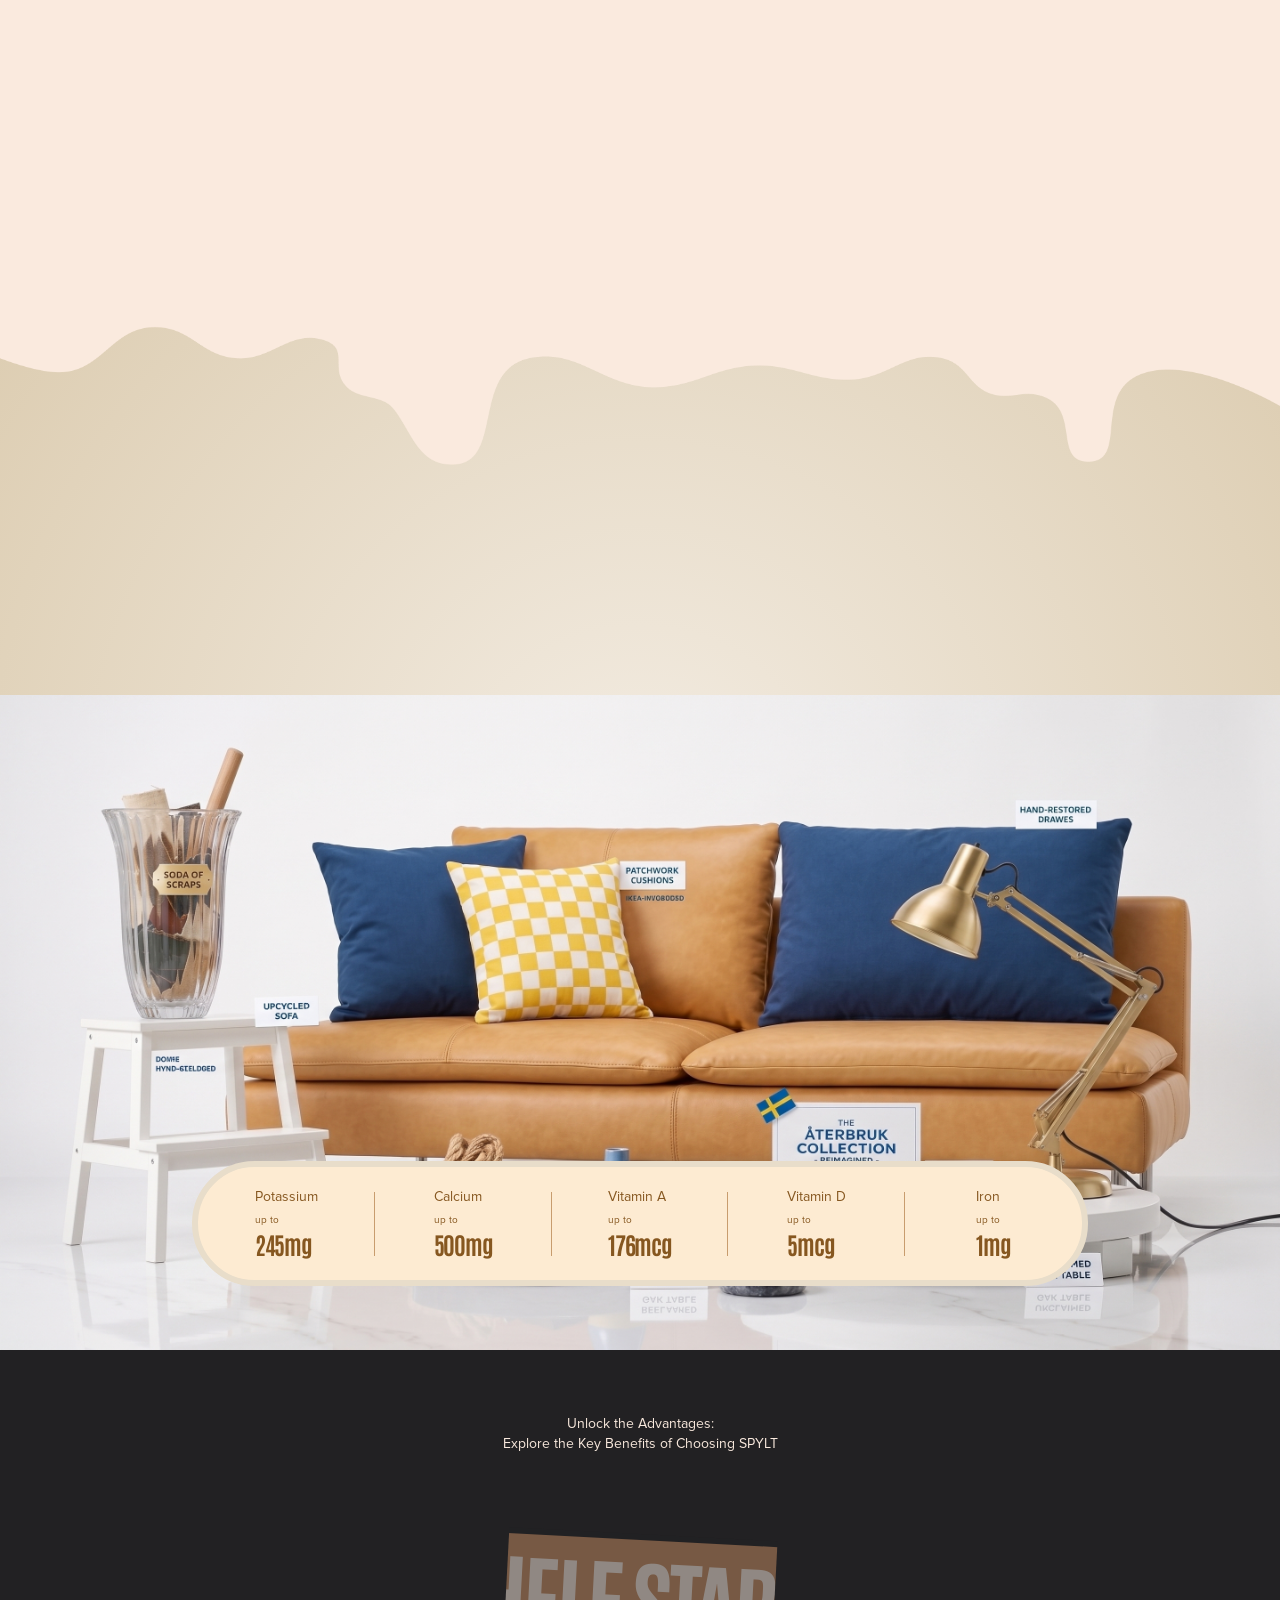
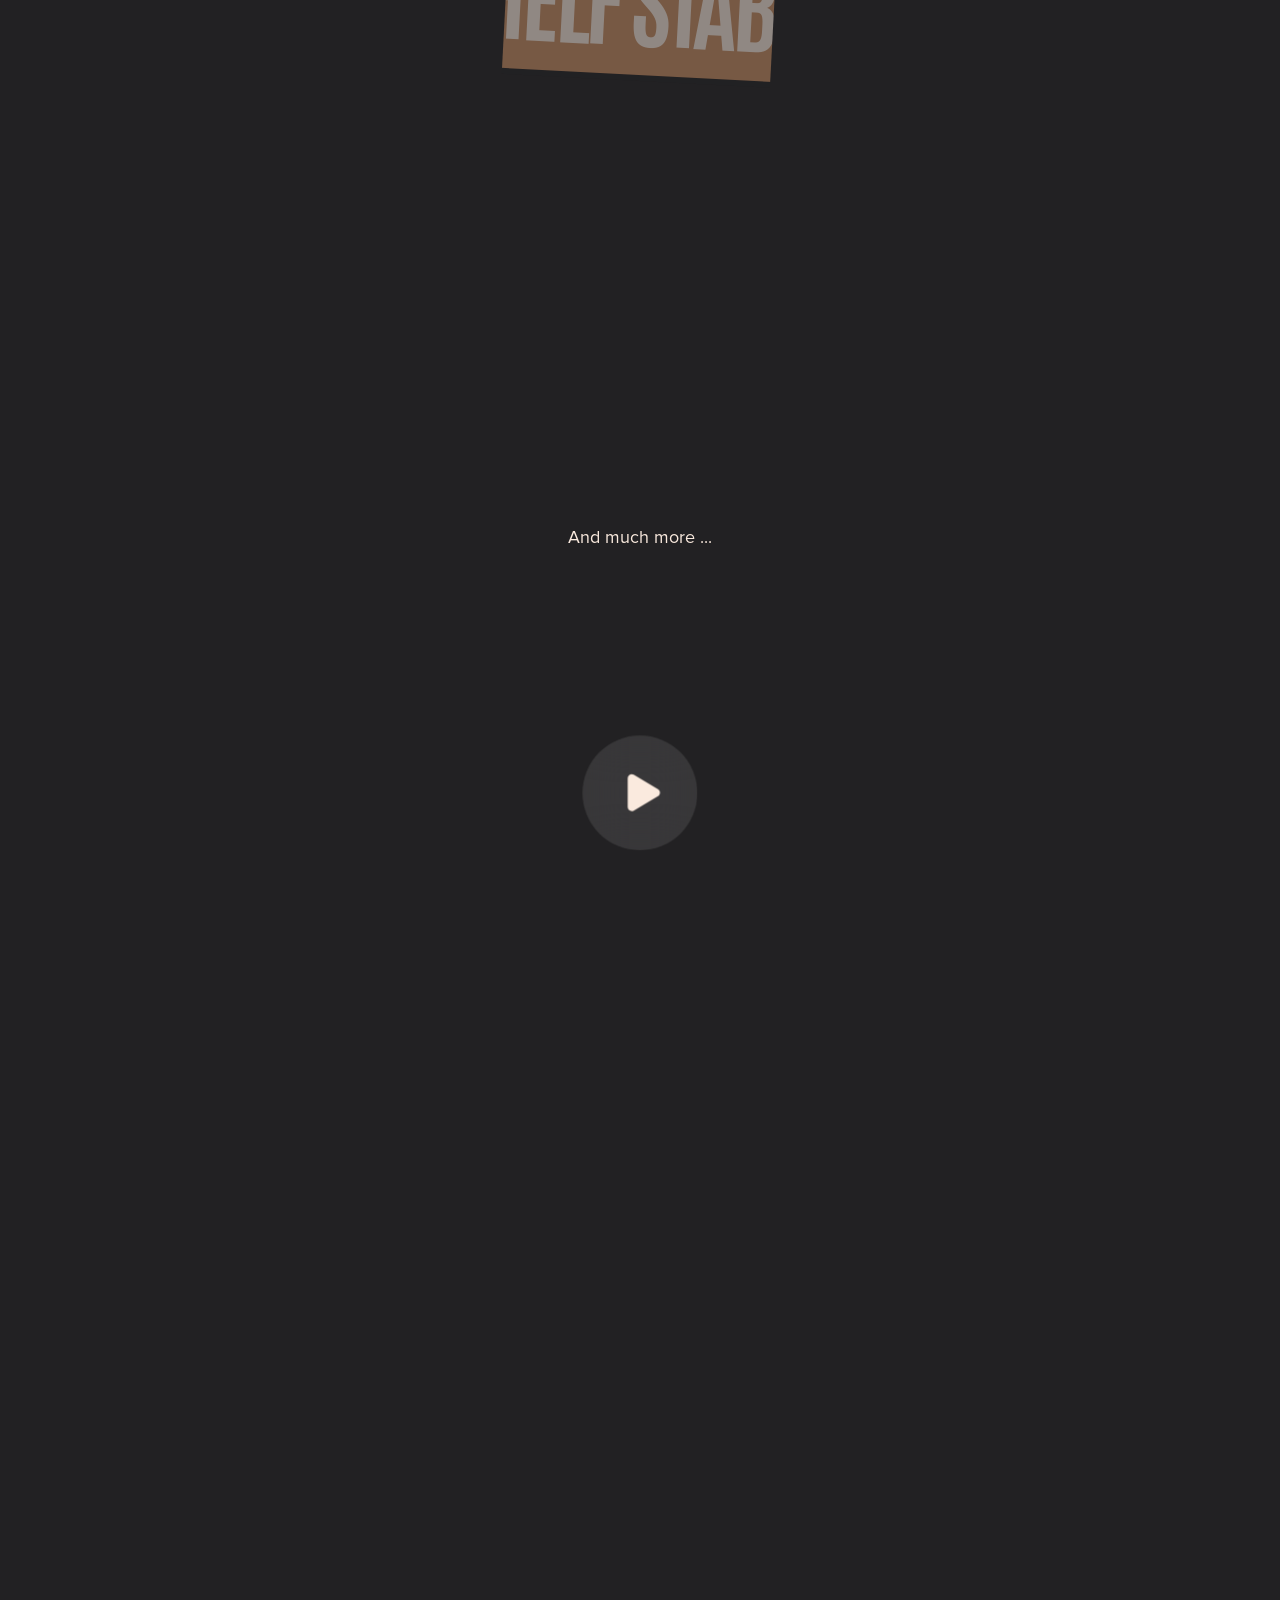
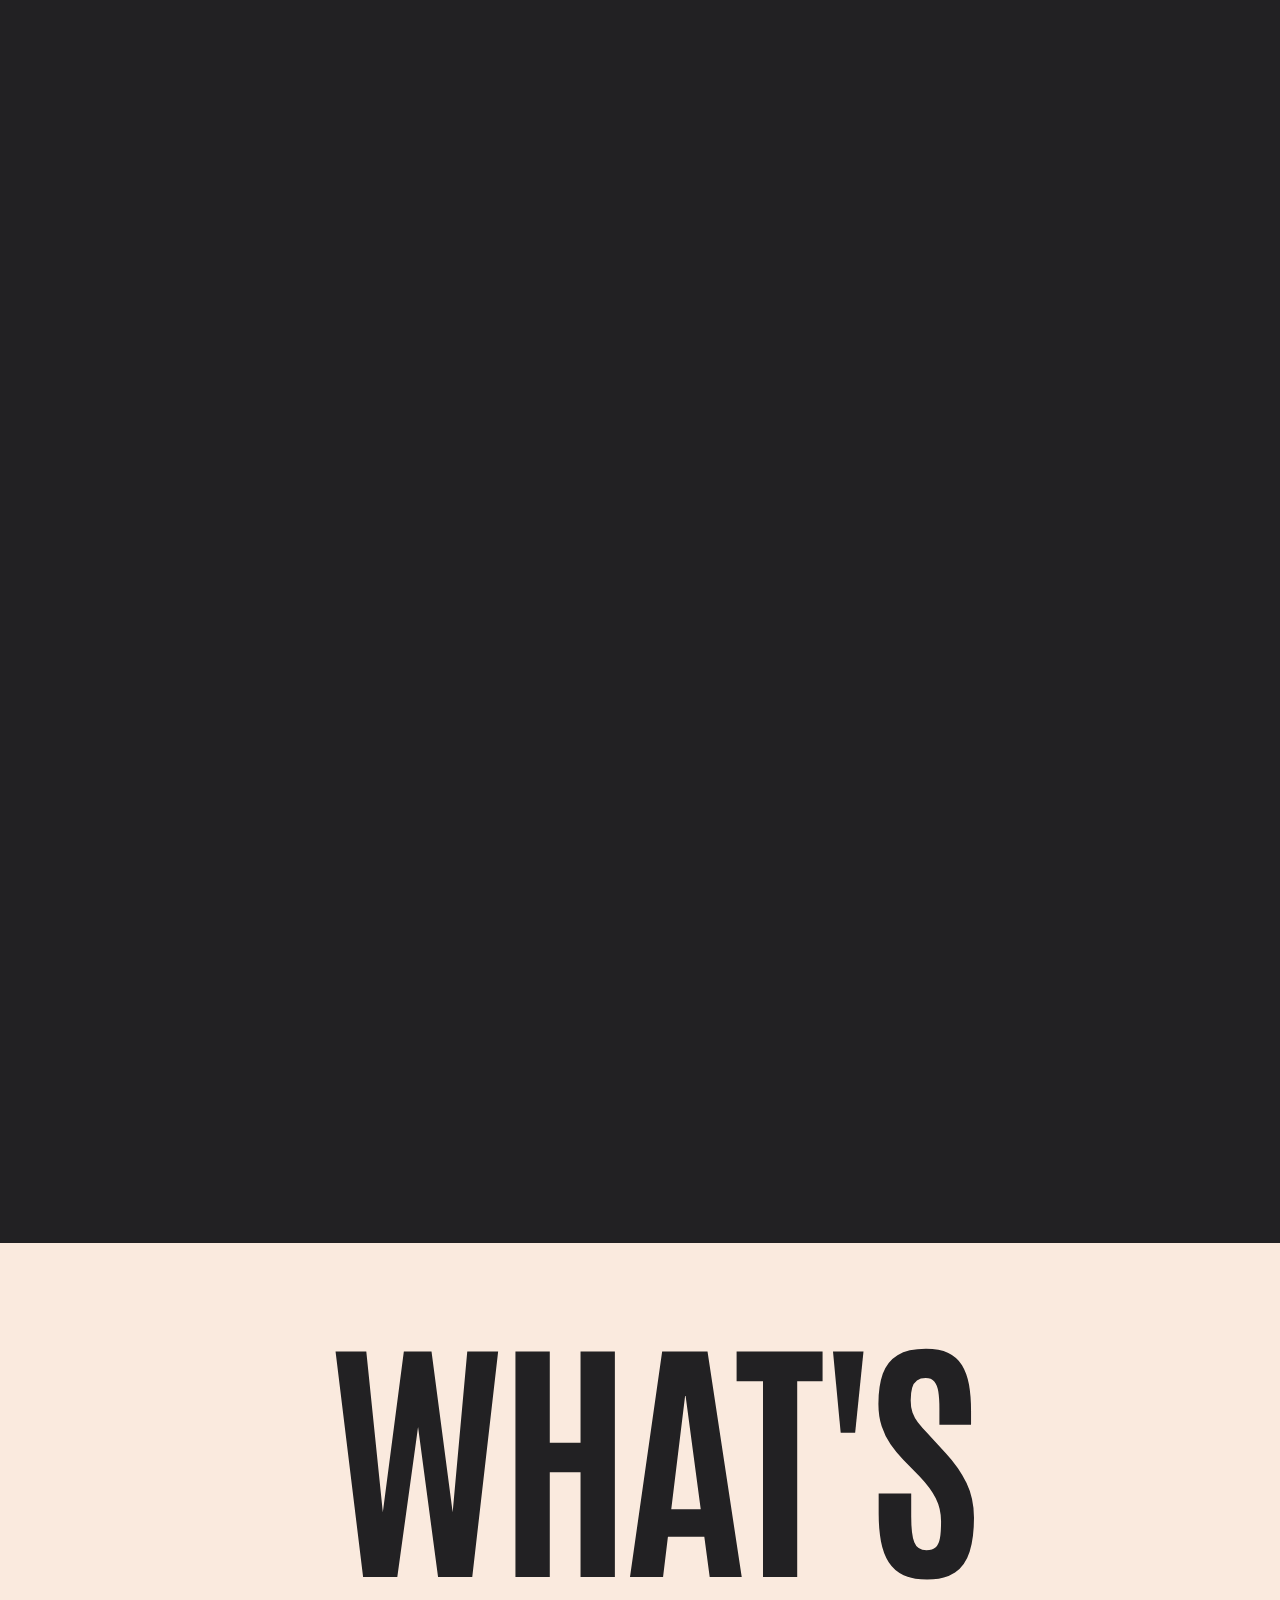
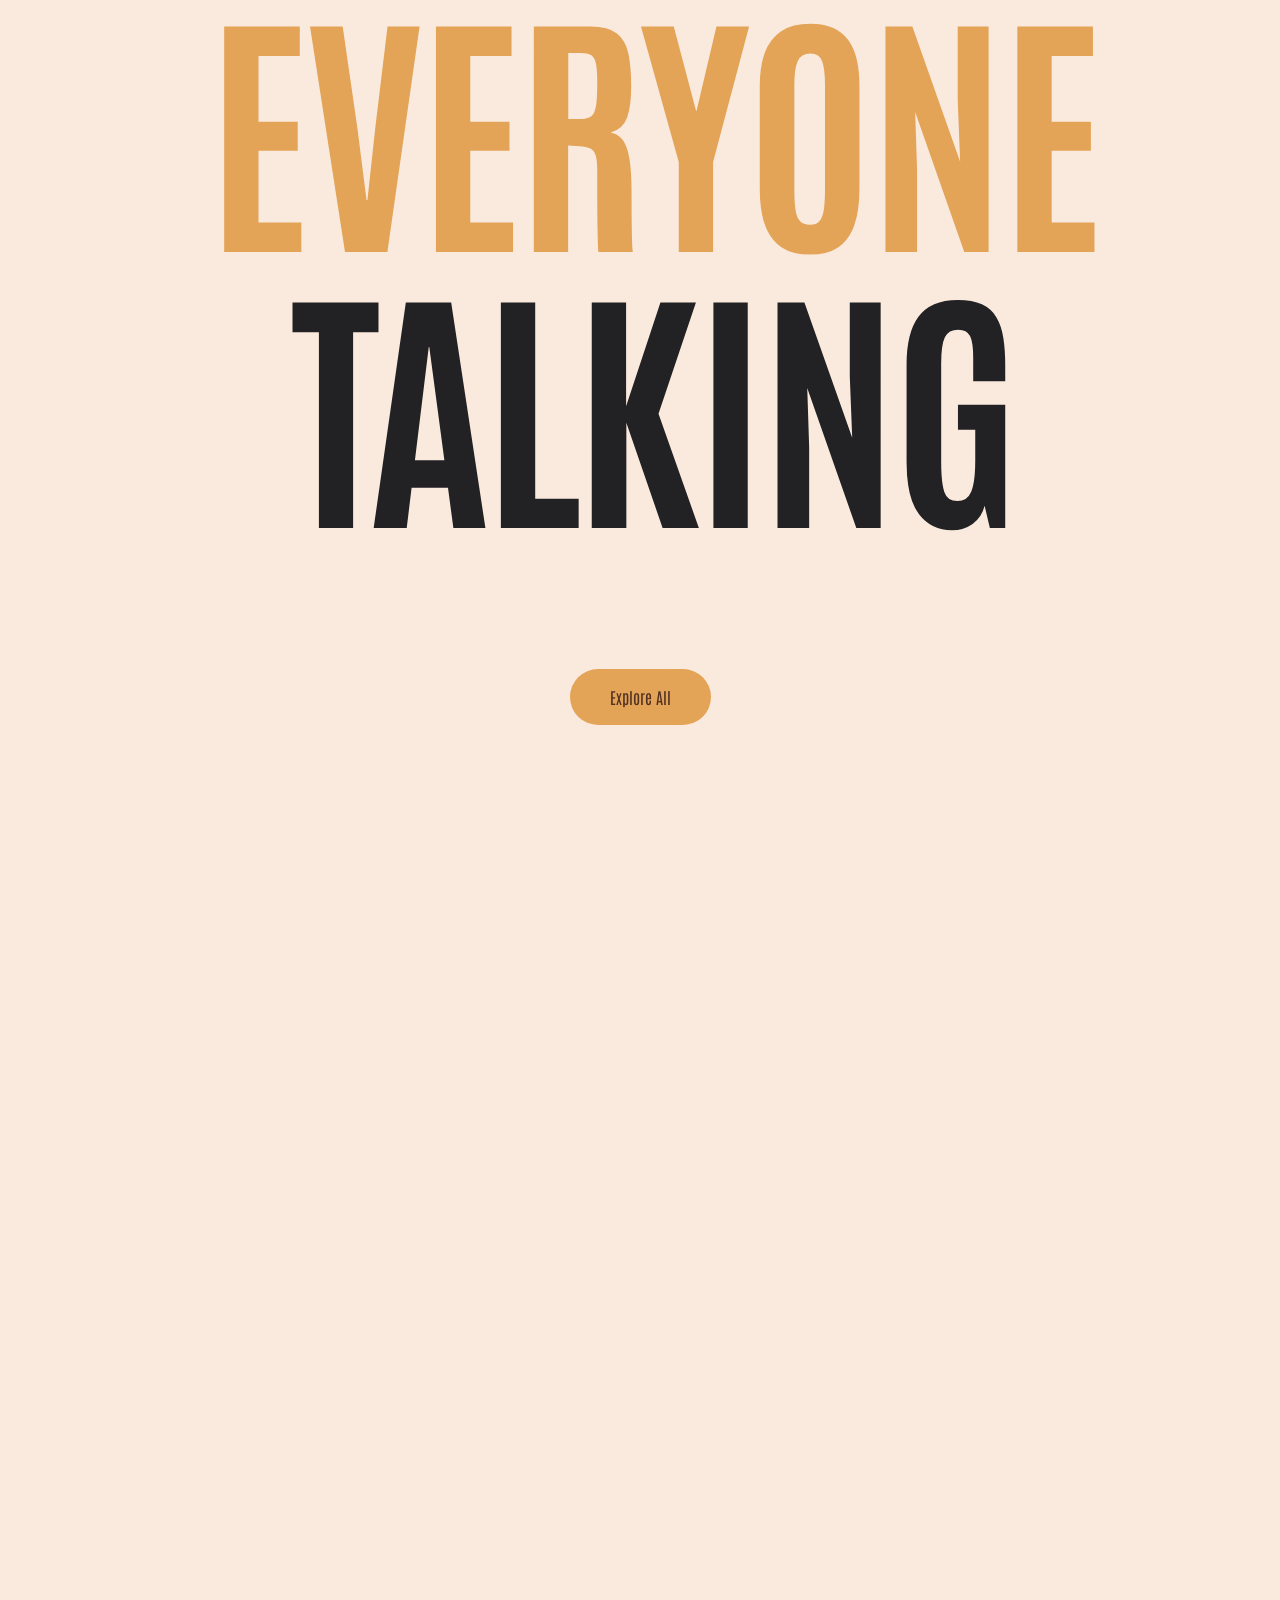
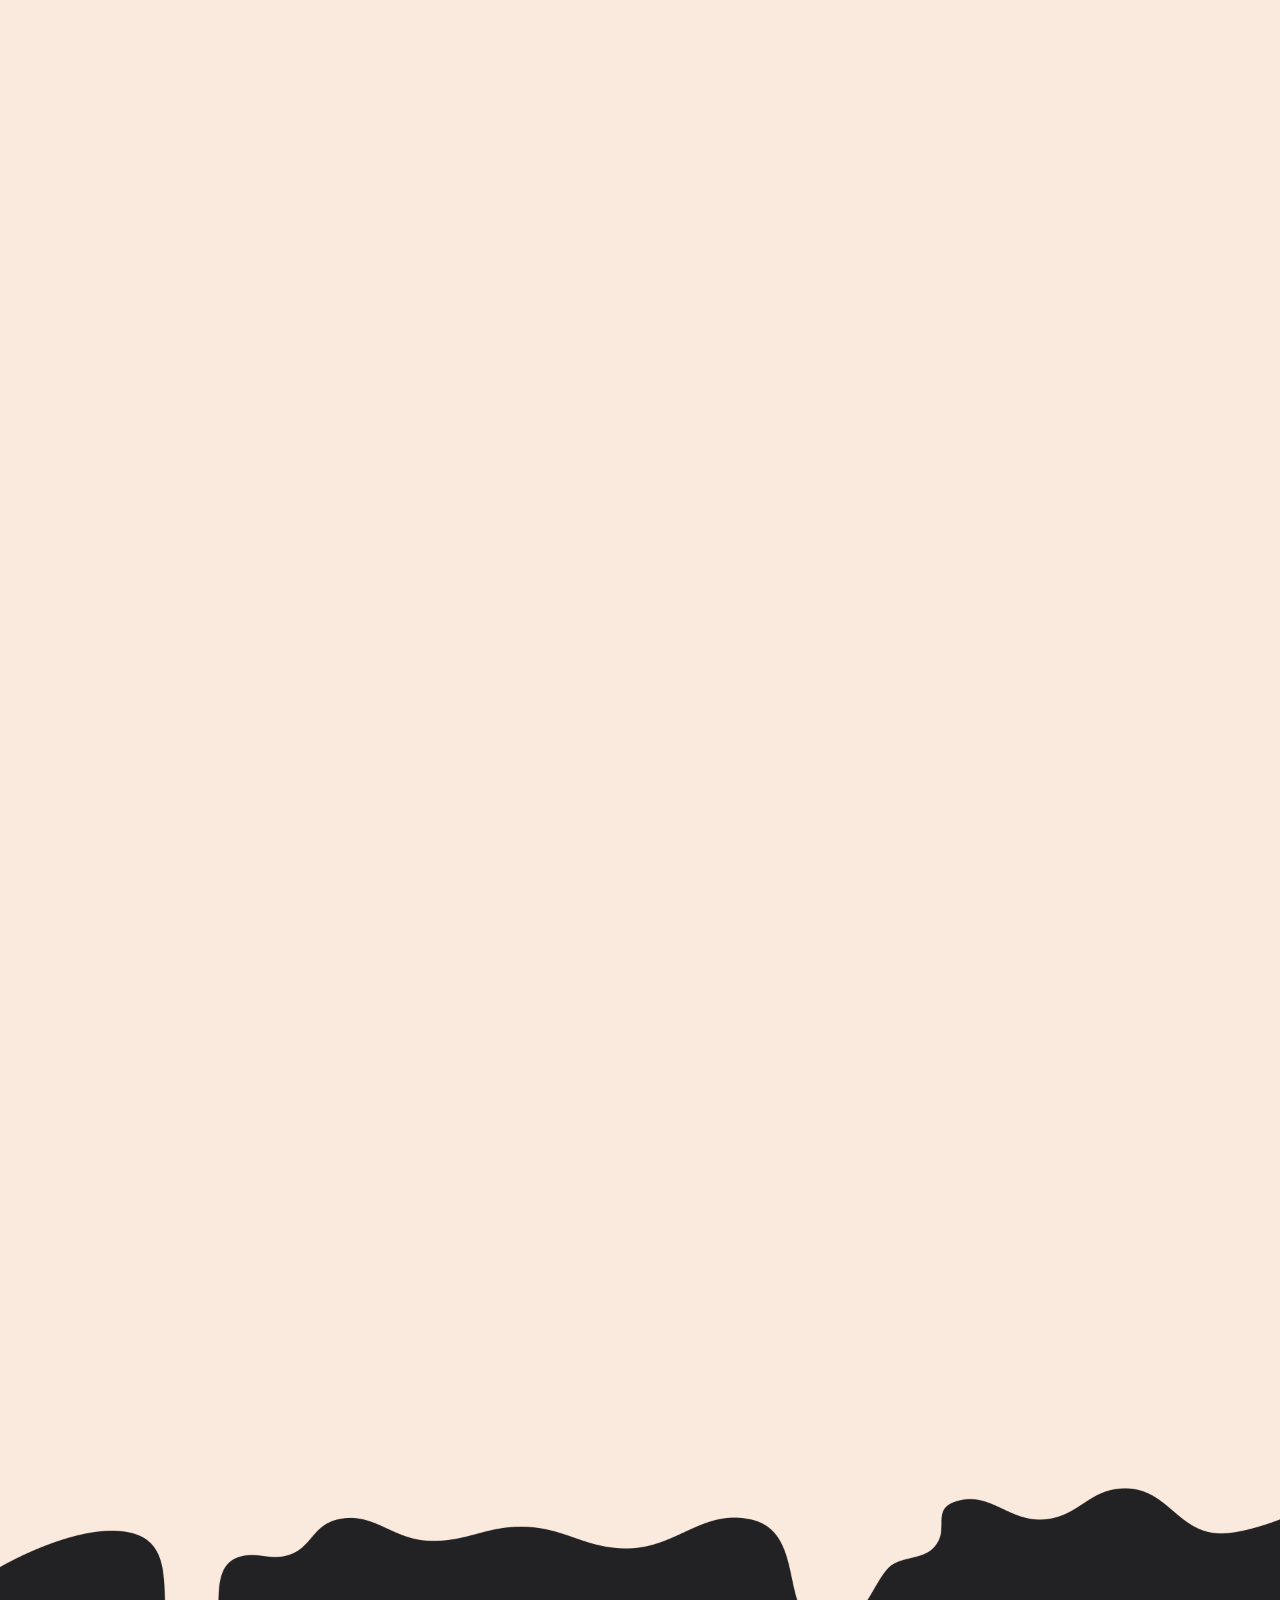
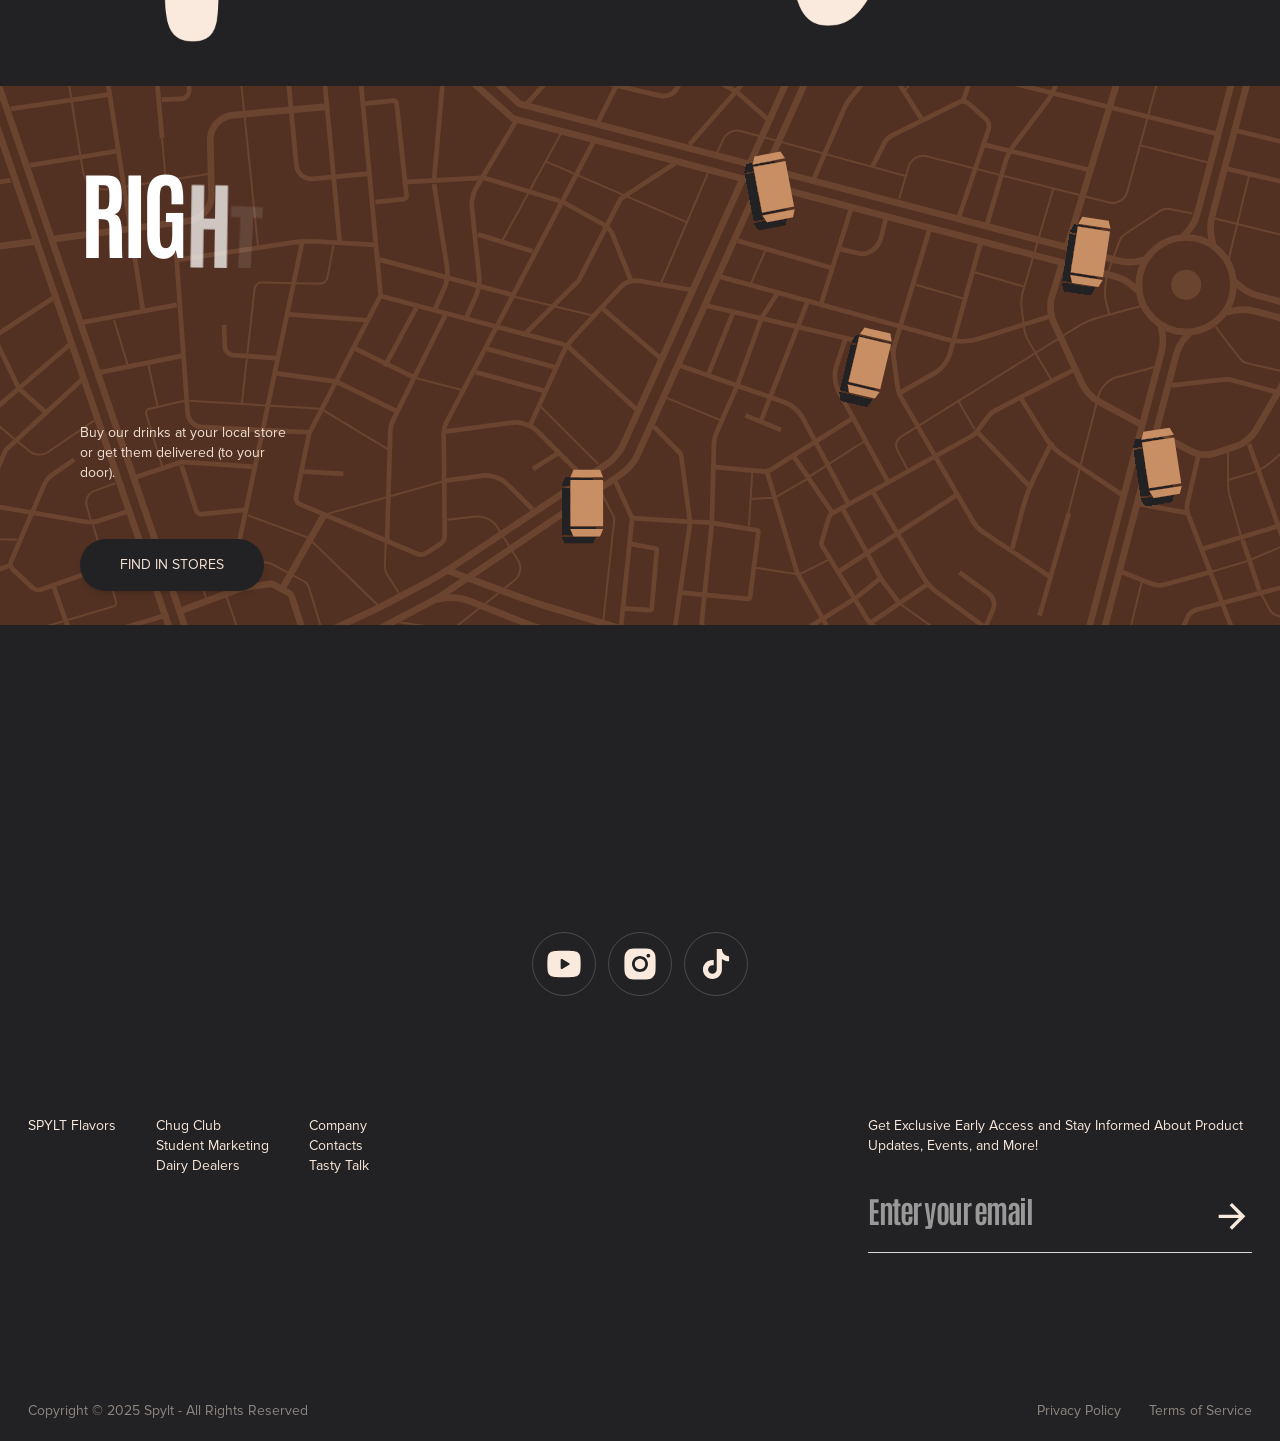
<file: spylt.html>
<!doctype html>
<html lang="en">

<head>
  <meta charset="UTF-8" />
  <meta http-equiv="Cache-Control" content="no-cache, no-store, must-revalidate" />
  <meta http-equiv="Pragma" content="no-cache" />
  <meta http-equiv="Expires" content="0" />
  <link rel="icon" type="image/svg+xml" href="/assets/6744ffba83bf874c1073eb88_favicon-CD9UqQ9M.jpg" />
  <link rel="preload" href="/assets/ProximaNova-Regular-BkyKiRiS.otf" as="font" type="font/otf" crossorigin="anonymous">
  <meta name="viewport" content="width=device-width, initial-scale=1.0" />
  <title>SPYLT — Protein + Caffeine</title>
  <script type="module" crossorigin src="/assets/app-bundle-v2.js?v=2.0.2"></script>
  <link rel="stylesheet" crossorigin href="/assets/index-DR4cWJn1.css">
  <style>
    /* Ensure WebGL canvas allows mouse clicks through to HTML elements */
    canvas,
    #canvas,
    [class*="canvas"],
    video {
      pointer-events: none !important;
    }

    .hero-container {
      position: relative !important;
      z-index: 10 !important;
    }

    .hero-content {
      pointer-events: auto !important;
      position: relative !important;
      z-index: 50 !important;
      display: flex !important;
      flex-direction: column !important;
      align-items: center !important;
    }

    /* Highly visible, interactive CHUG A SPYLT button */
    .hero-button {
      display: inline-flex !important;
      align-items: center !important;
      justify-content: center !important;
      margin-top: 20px !important;
      width: 215px !important;
      height: 52px !important;
      padding: 0 !important;
      background-color: #df974c !important;
      color: #2b170c !important;
      font-family: 'ProximaNova', -apple-system, BlinkMacSystemFont, "Segoe UI", Roboto, sans-serif !important;
      font-size: 15.5px !important;
      font-weight: 900 !important;
      letter-spacing: 0.08em !important;
      text-transform: uppercase !important;
      border-radius: 9999px !important;
      cursor: pointer !important;
      pointer-events: auto !important;
      position: relative !important;
      z-index: 999999 !important;
      box-shadow: 0 10px 28px rgba(223, 151, 76, 0.45) !important;
      transition: transform 0.22s cubic-bezier(0.34, 1.56, 0.64, 1), background-color 0.2s ease, box-shadow 0.22s ease !important;
      text-decoration: none !important;
      user-select: none !important;
    }

    .hero-button:hover {
      background-color: #d88e42 !important;
      transform: translateY(-3px) scale(1.04) !important;
      box-shadow: 0 16px 36px rgba(223, 151, 76, 0.65) !important;
      color: #201007 !important;
    }

    .hero-button:active {
      transform: translateY(1px) scale(0.97) !important;
      box-shadow: 0 6px 16px rgba(223, 151, 76, 0.35) !important;
    }

    .hero-button a {
      color: inherit !important;
      text-decoration: none !important;
      cursor: pointer !important;
      pointer-events: auto !important;
      display: flex !important;
      align-items: center !important;
      justify-content: center !important;
      width: 100% !important;
      height: 100% !important;
      font-weight: inherit !important;
      letter-spacing: inherit !important;
    }
  </style>
</head>

<body>
  <div id="root"></div>

  <!-- Back to IKEA Store Floating Button -->
  <div style="position:fixed;bottom:24px;left:24px;z-index:999999;">
    <a href="/" style="display:inline-flex;align-items:center;gap:10px;background:#0058a3;color:#ffffff;padding:12px 20px;border-radius:30px;font-family:-apple-system,BlinkMacSystemFont,'Segoe UI',Roboto,sans-serif;font-size:14px;font-weight:700;text-decoration:none;box-shadow:0 6px 20px rgba(0,88,163,0.4);transition:transform 0.2s;" onmouseover="this.style.transform='translateY(-2px)'" onmouseout="this.style.transform='none'">
      <svg width="20" height="20" viewBox="0 0 24 24" fill="currentColor"><path d="M20 11H7.83l5.59-5.59L12 4l-8 8 8 8 1.41-1.41L7.83 13H20v-2z"/></svg>
      <span>Back to IKEA Store</span>
    </a>
  </div>

  <script>
    // Bulletproof click interceptor & coordinate hit tester
    function goToSecondhand() {
      window.location.href = '/secondhand.html';
    }

    // Capture phase event listener
    window.addEventListener('click', function(e) {
      // 1. Direct or closest button target
      if (e.target.closest('.hero-button, [class*="hero-button"], a[href*="secondhand"]') || 
          (e.target.textContent && e.target.textContent.trim().toLowerCase().includes('chug a spylt'))) {
        e.preventDefault();
        e.stopPropagation();
        goToSecondhand();
        return;
      }

      // 2. Coordinate fallback (in case any transparent layer sits over it)
      const btn = document.querySelector('.hero-button');
      if (btn) {
        const rect = btn.getBoundingClientRect();
        if (e.clientX >= rect.left && e.clientX <= rect.right && e.clientY >= rect.top && e.clientY <= rect.bottom) {
          e.preventDefault();
          e.stopPropagation();
          goToSecondhand();
        }
      }
    }, true);

    // Ensure cursor pointer on hover
    window.addEventListener('mousemove', function(e) {
      const btn = document.querySelector('.hero-button');
      if (btn) {
        const rect = btn.getBoundingClientRect();
        if (e.clientX >= rect.left && e.clientX <= rect.right && e.clientY >= rect.top && e.clientY <= rect.bottom) {
          document.body.style.cursor = 'pointer';
        } else if (document.body.style.cursor === 'pointer' && !e.target.closest('a, button')) {
          document.body.style.cursor = 'default';
        }
      }
    });
  </script>
  <!-- Full E-Commerce Client Integration -->
  <script src="/ecommerce-api.js"></script>
  <script src="/ecommerce-ui.js"></script>
</body>

</html>
</file>
<file: assets/index-DR4cWJn1.css>
@import"https://fonts.googleapis.com/css2?family=Antonio:wght@100..700&display=swap";@layer properties{@supports (((-webkit-hyphens:none)) and (not (margin-trim:inline))) or ((-moz-orient:inline) and (not (color:rgb(from red r g b)))){*,:before,:after,::backdrop{--tw-translate-x:0;--tw-translate-y:0;--tw-translate-z:0;--tw-scale-x:1;--tw-scale-y:1;--tw-scale-z:1;--tw-rotate-x:initial;--tw-rotate-y:initial;--tw-rotate-z:initial;--tw-skew-x:initial;--tw-skew-y:initial;--tw-space-y-reverse:0;--tw-space-x-reverse:0;--tw-border-style:solid;--tw-gradient-position:initial;--tw-gradient-from:#0000;--tw-gradient-via:#0000;--tw-gradient-to:#0000;--tw-gradient-stops:initial;--tw-gradient-via-stops:initial;--tw-gradient-from-position:0%;--tw-gradient-via-position:50%;--tw-gradient-to-position:100%;--tw-leading:initial;--tw-font-weight:initial;--tw-tracking:initial;--tw-shadow:0 0 #0000;--tw-shadow-color:initial;--tw-shadow-alpha:100%;--tw-inset-shadow:0 0 #0000;--tw-inset-shadow-color:initial;--tw-inset-shadow-alpha:100%;--tw-ring-color:initial;--tw-ring-shadow:0 0 #0000;--tw-inset-ring-color:initial;--tw-inset-ring-shadow:0 0 #0000;--tw-ring-inset:initial;--tw-ring-offset-width:0px;--tw-ring-offset-color:#fff;--tw-ring-offset-shadow:0 0 #0000;--tw-blur:initial;--tw-brightness:initial;--tw-contrast:initial;--tw-grayscale:initial;--tw-hue-rotate:initial;--tw-invert:initial;--tw-opacity:initial;--tw-saturate:initial;--tw-sepia:initial;--tw-drop-shadow:initial;--tw-drop-shadow-color:initial;--tw-drop-shadow-alpha:100%;--tw-drop-shadow-size:initial;--tw-backdrop-blur:initial;--tw-backdrop-brightness:initial;--tw-backdrop-contrast:initial;--tw-backdrop-grayscale:initial;--tw-backdrop-hue-rotate:initial;--tw-backdrop-invert:initial;--tw-backdrop-opacity:initial;--tw-backdrop-saturate:initial;--tw-backdrop-sepia:initial;--tw-duration:initial;--tw-ease:initial}}}@layer theme{:root,:host{--font-sans:"Antonio", sans-serif;--font-mono:ui-monospace, SFMono-Regular, Menlo, Monaco, Consolas, "Liberation Mono", "Courier New", monospace;--color-red-50:oklch(97.1% .013 17.38);--color-red-100:oklch(93.6% .032 17.717);--color-red-300:oklch(80.8% .114 19.571);--color-red-400:oklch(70.4% .191 22.216);--color-red-600:oklch(57.7% .245 27.325);--color-red-950:oklch(25.8% .092 26.042);--color-amber-500:oklch(76.9% .188 70.08);--color-amber-600:oklch(66.6% .179 58.318);--color-yellow-400:oklch(85.2% .199 91.936);--color-emerald-100:oklch(95% .052 163.051);--color-emerald-600:oklch(59.6% .145 163.225);--color-emerald-800:oklch(43.2% .095 166.913);--color-blue-50:oklch(97% .014 254.604);--color-blue-100:oklch(93.2% .032 255.585);--color-blue-200:oklch(88.2% .059 254.128);--color-blue-300:oklch(80.9% .105 251.813);--color-blue-400:oklch(70.7% .165 254.624);--color-blue-600:oklch(54.6% .245 262.881);--color-blue-700:oklch(48.8% .243 264.376);--color-blue-800:oklch(42.4% .199 265.638);--color-blue-900:oklch(37.9% .146 265.522);--color-indigo-600:oklch(51.1% .262 276.966);--color-indigo-700:oklch(45.7% .24 277.023);--color-indigo-900:oklch(35.9% .144 278.697);--color-purple-50:oklch(97.7% .014 308.299);--color-purple-100:oklch(94.6% .033 307.174);--color-purple-200:oklch(90.2% .063 306.703);--color-purple-300:oklch(82.7% .119 306.383);--color-purple-400:oklch(71.4% .203 305.504);--color-purple-500:oklch(62.7% .265 303.9);--color-purple-600:oklch(55.8% .288 302.321);--color-purple-700:oklch(49.6% .265 301.924);--color-purple-800:oklch(43.8% .218 303.724);--color-purple-900:oklch(38.1% .176 304.987);--color-slate-50:oklch(98.4% .003 247.858);--color-slate-100:oklch(96.8% .007 247.896);--color-slate-200:oklch(92.9% .013 255.508);--color-slate-300:oklch(86.9% .022 252.894);--color-slate-400:oklch(70.4% .04 256.788);--color-slate-500:oklch(55.4% .046 257.417);--color-slate-600:oklch(44.6% .043 257.281);--color-slate-700:oklch(37.2% .044 257.287);--color-slate-800:oklch(27.9% .041 260.031);--color-slate-900:oklch(20.8% .042 265.755);--color-slate-950:oklch(12.9% .042 264.695);--color-gray-700:oklch(37.3% .034 259.733);--color-black:#222123;--color-white:#fff;--spacing:.25rem;--container-xs:20rem;--container-sm:24rem;--container-md:28rem;--container-lg:32rem;--container-xl:36rem;--container-2xl:42rem;--container-3xl:48rem;--container-4xl:56rem;--container-6xl:72rem;--container-7xl:80rem;--text-xs:.75rem;--text-xs--line-height:calc(1 / .75);--text-sm:.875rem;--text-sm--line-height:calc(1.25 / .875);--text-base:1rem;--text-base--line-height: 1.5 ;--text-lg:1.125rem;--text-lg--line-height:calc(1.75 / 1.125);--text-xl:1.25rem;--text-xl--line-height:calc(1.75 / 1.25);--text-2xl:1.5rem;--text-2xl--line-height:calc(2 / 1.5);--text-3xl:1.875rem;--text-3xl--line-height: 1.2 ;--text-4xl:2.25rem;--text-4xl--line-height:calc(2.5 / 2.25);--text-5xl:3rem;--text-5xl--line-height:1;--text-6xl:3.75rem;--text-6xl--line-height:1;--text-7xl:4.5rem;--text-7xl--line-height:1;--text-8xl:6rem;--text-8xl--line-height:1;--font-weight-normal:400;--font-weight-medium:500;--font-weight-semibold:600;--font-weight-bold:700;--font-weight-extrabold:800;--font-weight-black:900;--tracking-tighter:-.05em;--tracking-tight:-.025em;--tracking-wide:.025em;--tracking-wider:.05em;--tracking-widest:.1em;--leading-tight:1.25;--leading-snug:1.375;--leading-relaxed:1.625;--radius-md:.375rem;--radius-lg:.5rem;--radius-xl:.75rem;--radius-2xl:1rem;--radius-3xl:1.5rem;--radius-4xl:2rem;--ease-out:cubic-bezier(0, 0, .2, 1);--animate-spin:spin 1s linear infinite;--animate-pulse:pulse 2s cubic-bezier(.4, 0, .6, 1) infinite;--animate-bounce:bounce 1s infinite;--blur-sm:8px;--blur-md:12px;--blur-xl:24px;--default-transition-duration:.15s;--default-transition-timing-function:cubic-bezier(.4, 0, .2, 1);--default-font-family:var(--font-sans);--default-mono-font-family:var(--font-mono);--color-dark-brown:#523122;--color-mid-brown:#a26833;--color-light-brown:#e3a458;--color-yellow-brown:#a26833;--color-milk-yellow:#e3d3bc;--color-milk:#faeade;--font-paragraph:"ProximaNova, sans-serif"}}@layer base{*,:after,:before,::backdrop{box-sizing:border-box;border:0 solid;margin:0;padding:0}::file-selector-button{box-sizing:border-box;border:0 solid;margin:0;padding:0}html,:host{-webkit-text-size-adjust:100%;tab-size:4;line-height:1.5;font-family:var(--default-font-family,-apple-system, BlinkMacSystemFont, "Segoe UI", Roboto, "Helvetica Neue", "Noto Sans", Arial, sans-serif, "Apple Color Emoji", "Segoe UI Emoji", "Segoe UI Symbol", "Noto Color Emoji");font-feature-settings:var(--default-font-feature-settings,normal);font-variation-settings:var(--default-font-variation-settings,normal);-webkit-tap-highlight-color:transparent}hr{height:0;color:inherit;border-top-width:1px}abbr:where([title]){-webkit-text-decoration:underline dotted;text-decoration:underline dotted}h1,h2,h3,h4,h5,h6{font-size:inherit;font-weight:inherit}a{color:inherit;-webkit-text-decoration:inherit;text-decoration:inherit}b,strong{font-weight:bolder}code,kbd,samp,pre{font-family:var(--default-mono-font-family,ui-monospace, SFMono-Regular, Menlo, Monaco, Consolas, "Liberation Mono", "Courier New", monospace);font-feature-settings:var(--default-mono-font-feature-settings,normal);font-variation-settings:var(--default-mono-font-variation-settings,normal);font-size:1em}small{font-size:80%}sub,sup{vertical-align:baseline;font-size:75%;line-height:0;position:relative}sub{bottom:-.25em}sup{top:-.5em}table{text-indent:0;border-color:inherit;border-collapse:collapse}:-moz-focusring:where(:not(iframe)){outline:auto}progress{vertical-align:baseline}summary{display:list-item}ol,ul,menu{list-style:none}img,svg,video,canvas,audio,iframe,embed,object{vertical-align:middle;display:block}img,video{max-width:100%;height:auto}button,input,select,optgroup,textarea{font:inherit;font-feature-settings:inherit;font-variation-settings:inherit;letter-spacing:inherit;color:inherit;opacity:1;background-color:#0000;border-radius:0}::file-selector-button{font:inherit;font-feature-settings:inherit;font-variation-settings:inherit;letter-spacing:inherit;color:inherit;opacity:1;background-color:#0000;border-radius:0}:where(select:is([multiple],[size])) optgroup{font-weight:bolder}:where(select:is([multiple],[size])) optgroup option{padding-inline-start:20px}::file-selector-button{margin-inline-end:4px}::placeholder{opacity:1}@supports (not ((-webkit-appearance:-apple-pay-button))) or (contain-intrinsic-size:1px){::placeholder{color:currentColor}@supports (color:color-mix(in lab,red,red)){::placeholder{color:color-mix(in oklab,currentcolor 50%,transparent)}}}textarea{resize:vertical}::-webkit-search-decoration{-webkit-appearance:none}::-webkit-date-and-time-value{min-height:1lh;text-align:inherit}::-webkit-datetime-edit{display:inline-flex}::-webkit-datetime-edit-fields-wrapper{padding:0}::-webkit-datetime-edit{padding-block:0}::-webkit-datetime-edit-year-field{padding-block:0}::-webkit-datetime-edit-month-field{padding-block:0}::-webkit-datetime-edit-day-field{padding-block:0}::-webkit-datetime-edit-hour-field{padding-block:0}::-webkit-datetime-edit-minute-field{padding-block:0}::-webkit-datetime-edit-second-field{padding-block:0}::-webkit-datetime-edit-millisecond-field{padding-block:0}::-webkit-datetime-edit-meridiem-field{padding-block:0}::-webkit-calendar-picker-indicator{line-height:1}:-moz-ui-invalid{box-shadow:none}button,input:where([type=button],[type=reset],[type=submit]){appearance:button}::file-selector-button{appearance:button}::-webkit-inner-spin-button{height:auto}::-webkit-outer-spin-button{height:auto}[hidden]:where(:not([hidden=until-found])){display:none!important}}@layer components{.paragraph-line{text-wrap:nowrap;overflow:hidden}.hero-container{background-color:var(--color-milk);width:100%;height:100dvh;position:relative;overflow:hidden}.hero-container .hero-content{z-index:10;--tw-translate-y:calc(var(--spacing) * 10);width:100%;height:100%;translate:var(--tw-translate-x) var(--tw-translate-y);padding-top:calc(var(--spacing) * 24);flex-direction:column;align-items:center;display:flex;position:relative}@media(min-width:48rem){.hero-container .hero-content{padding-top:calc(var(--spacing) * 32)}}@media(min-width:96rem){.hero-container .hero-content{justify-content:center;padding-top:0}}.hero-container .hero-content .hero-title{margin-bottom:var(--spacing);--tw-leading:9vw;--tw-font-weight:var(--font-weight-bold);font-size:2.9rem;line-height:9vw;font-weight:var(--font-weight-bold);--tw-tracking:-.35vw;letter-spacing:-.35vw;color:var(--color-dark-brown);text-transform:uppercase}@media(min-width:48rem){.hero-container .hero-content .hero-title{font-size:6.5rem}}@media(min-width:96rem){.hero-container .hero-content .hero-title{margin-bottom:0;font-size:8.5rem}}.hero-container .hero-content .hero-text-scroll{clip-path:polygon(50% 0,50% 0,50% 100%,50% 100%);margin-bottom:calc(var(--spacing) * 8);border-style:var(--tw-border-style);border-width:.52vw;border-color:var(--color-milk);rotate:-4deg}.hero-container .hero-content .hero-text-scroll .hero-subtitle{background-color:var(--color-mid-brown)}.hero-container .hero-content .hero-text-scroll h1{padding-inline:calc(var(--spacing) * 3);padding-block:calc(var(--spacing) * 3);padding-bottom:calc(var(--spacing) * 5);--tw-leading:9vw;--tw-font-weight:var(--font-weight-bold);font-size:2.9rem;line-height:9vw;font-weight:var(--font-weight-bold);--tw-tracking:-.35vw;letter-spacing:-.35vw;color:#fce1cd;text-transform:uppercase}@media(min-width:48rem){.hero-container .hero-content .hero-text-scroll h1{font-size:6.5rem}}@media(min-width:96rem){.hero-container .hero-content .hero-text-scroll h1{padding-block:0;padding-inline:1.2vw;padding-bottom:1vw;font-size:8.5rem}}.hero-container .hero-content h2{margin-top:calc(var(--spacing) * 2);max-width:var(--container-sm);padding-inline:calc(var(--spacing) * 5);text-align:center;font-family:var(--font-paragraph);--tw-leading:115%;color:var(--color-dark-brown);line-height:115%}@media(min-width:48rem){.hero-container .hero-content h2{max-width:var(--container-lg);font-size:var(--text-lg);line-height:var(--tw-leading,var(--text-lg--line-height))}}.hero-container .hero-content .hero-button{margin-top:calc(var(--spacing) * 10);background-color:var(--color-light-brown);padding:calc(var(--spacing) * 3);padding-inline:calc(var(--spacing) * 10);font-size:var(--text-lg);line-height:var(--tw-leading,var(--text-lg--line-height));--tw-font-weight:var(--font-weight-bold);font-weight:var(--font-weight-bold);color:var(--color-dark-brown);text-transform:uppercase;border-radius:3.40282e38px}@media(min-width:48rem){.hero-container .hero-content .hero-button{margin-top:calc(var(--spacing) * 16);padding:calc(var(--spacing) * 5);padding-inline:calc(var(--spacing) * 16)}}.message-content{z-index:20;min-height:100dvh;color:var(--color-milk);background-color:#0058a3;justify-content:center;align-items:center;display:flex;position:relative;overflow:hidden;background-color:#0058a3!important}.message-content .msg-wrapper{justify-content:center;align-items:center;gap:calc(var(--spacing) * 14);font-size:var(--text-5xl);line-height:var(--tw-leading,var(--text-5xl--line-height));--tw-leading:9vw;--tw-font-weight:var(--font-weight-bold);line-height:9vw;font-weight:var(--font-weight-bold);--tw-tracking:-.35vw;letter-spacing:-.35vw;text-transform:uppercase;flex-direction:column;display:flex}@media(min-width:48rem){.message-content .msg-wrapper{gap:calc(var(--spacing) * 18);font-size:96px}}@media(min-width:96rem){.message-content .msg-wrapper{font-size:8.5rem}}.message-content .msg-wrapper h1:first-of-type{text-align:center;color:#faeade10}@media(min-width:48rem){.message-content .msg-wrapper h1:first-of-type{width:90%}}@media(min-width:96rem){.message-content .msg-wrapper h1:first-of-type{max-width:var(--container-4xl)}}.message-content .msg-wrapper h1:last-of-type{max-width:var(--container-xs);text-align:center;color:#faeade10}@media(min-width:48rem){.message-content .msg-wrapper h1:last-of-type{max-width:var(--container-4xl)}}@media(min-width:96rem){.message-content .msg-wrapper h1:last-of-type{max-width:var(--container-7xl)}}.message-content p{text-align:center;font-family:var(--font-paragraph)}.message-content h1,.message-content h2{--tw-leading:1;line-height:1}.message-content .msg-text-scroll{clip-path:polygon(0% 0%,0% 0%,0% 100%,0% 100%);z-index:10;--tw-translate-y:calc(var(--spacing) * -10);translate:var(--tw-translate-x) var(--tw-translate-y);border-style:var(--tw-border-style);border-width:.5vw;border-color:#0058a3;position:absolute;rotate:3deg}@media(min-width:48rem){.message-content .msg-text-scroll{--tw-translate-y:calc(var(--spacing) * -5);translate:var(--tw-translate-x) var(--tw-translate-y)}}@media(min-width:96rem){.message-content .msg-text-scroll{--tw-translate-y:calc(var(--spacing) * 5);translate:var(--tw-translate-x) var(--tw-translate-y)}}.flavor-section{background-color:var(--color-white);min-height:100%;padding-bottom:calc(var(--spacing) * 20);margin:0}@media(min-width:64rem){.flavor-section{padding:0}}.flavor-section{background-color:#fff!important}.flavor-section .flavor-text-scroll{clip-path:polygon(0% 0%,0% 0%,0% 100%,0% 100%);z-index:10;border-style:var(--tw-border-style);border-width:.5vw;border-color:var(--color-white);position:absolute;rotate:-3deg}@media(min-width:48rem){.flavor-section .flavor-text-scroll{--tw-translate-y:calc(var(--spacing) * 5);translate:var(--tw-translate-x) var(--tw-translate-y)}}.flavor-section .first-text-split h1{color:var(--color-dark-brown)}@media(min-width:48rem){.flavor-section .first-text-split h1,.flavor-section .second-text-split h1{text-align:center}}.flavor-section .slider-wrapper .flavors .drinks{height:calc(var(--spacing) * 80);--tw-translate-x: -50% ;translate:var(--tw-translate-x) var(--tw-translate-y);position:absolute;bottom:0;left:50%}@media(min-width:48rem){.flavor-section .slider-wrapper .flavors .drinks{height:100%}}.flavor-section .slider-wrapper .flavors .elements{bottom:calc(var(--spacing) * 10);width:100%;position:absolute}@media(min-width:48rem){.flavor-section .slider-wrapper .flavors .elements{top:0;bottom:auto}}.flavor-section .slider-wrapper .flavors h1{bottom:calc(var(--spacing) * 5);left:calc(var(--spacing) * 5);font-size:var(--text-3xl);line-height:var(--tw-leading,var(--text-3xl--line-height));--tw-font-weight:var(--font-weight-semibold);font-weight:var(--font-weight-semibold);--tw-tracking:var(--tracking-tighter);letter-spacing:var(--tracking-tighter);color:var(--color-milk);text-transform:uppercase;position:absolute}@media(min-width:48rem){.flavor-section .slider-wrapper .flavors h1{bottom:calc(var(--spacing) * 10);left:calc(var(--spacing) * 10);font-size:var(--text-4xl);line-height:var(--tw-leading,var(--text-4xl--line-height))}}.nutrition-section{z-index:10;min-height:100dvh;position:relative;overflow:hidden}@media(min-width:48rem){.nutrition-section{min-height:120vh}}@media(min-width:96rem){.nutrition-section{height:120dvh}}.nutrition-section .big-img{object-fit:cover;object-position:bottom;width:100%;height:50%;position:absolute;bottom:0;left:0}@media(min-width:48rem){.nutrition-section .big-img{height:auto}}@media(min-width:96rem){.nutrition-section .big-img{object-fit:contain;height:100%}}.nutrition-section .nutrition-title{padding-block:calc(var(--spacing) * 3);color:#513022;padding-bottom:0}@media(min-width:48rem){.nutrition-section .nutrition-title{padding-block:0;padding-bottom:calc(var(--spacing) * 5);text-align:center}}@media(min-width:64rem){.nutrition-section .nutrition-title{padding-bottom:0}}@media(min-width:80rem){.nutrition-section .nutrition-title{max-width:var(--container-2xl)}}@media(min-width:96rem){.nutrition-section .nutrition-title{max-width:var(--container-4xl)}}.nutrition-section .nutrition-text-scroll{clip-path:polygon(0% 0%,0% 0%,0% 100%,0% 100%);margin-top:calc(var(--spacing) * -24);border-style:var(--tw-border-style);text-wrap:nowrap;border-width:.5vw;border-color:#e3d3bc;rotate:-3deg}@media(min-width:48rem){.nutrition-section .nutrition-text-scroll{margin-top:calc(var(--spacing) * -32)}}.nutrition-section .nutrition-box{bottom:calc(var(--spacing) * 4);--tw-translate-x: -50% ;width:100%;translate:var(--tw-translate-x) var(--tw-translate-y);padding-inline:calc(var(--spacing) * 2);position:absolute;left:50%}@media(min-width:48rem){.nutrition-section .nutrition-box{bottom:calc(var(--spacing) * 16);width:80%;height:auto;padding-inline:calc(var(--spacing) * 5)}}.nutrition-section .nutrition-box .list-wrapper{max-width:var(--container-4xl);border-style:var(--tw-border-style);padding-inline:calc(var(--spacing) * 5);padding-block:calc(var(--spacing) * 5);background-color:#fdebd2;border-width:.5vw;border-color:#e8ddca;border-radius:3.40282e38px;justify-content:space-between;align-items:center;margin-inline:auto;display:flex}@media(min-width:48rem){.nutrition-section .nutrition-box .list-wrapper{padding-inline:0}}.nutrition-section .nutrition-box .list-wrapper p{color:#865720}.nutrition-section .nutrition-box .spacer-border{height:calc(var(--spacing) * 16);--tw-translate-y: -50% ;width:1px;translate:var(--tw-translate-x) var(--tw-translate-y);transform:var(--tw-rotate-x,) var(--tw-rotate-y,) var(--tw-rotate-z,) var(--tw-skew-x,) var(--tw-skew-y,);background-color:#c89c6e;position:absolute;top:50%;right:0}.benefit-section{background-color:#222123;min-height:100dvh;position:relative;overflow:hidden}.benefit-section p{text-align:center;font-family:var(--font-paragraph);font-size:var(--text-lg);line-height:var(--tw-leading,var(--text-lg--line-height));color:var(--color-milk)}.benefit-section .first-title{z-index:10;position:relative;rotate:3deg}.benefit-section .second-title{rotate:-1deg}@media(min-width:48rem){.benefit-section .second-title{--tw-translate-y:calc(var(--spacing) * -5);translate:var(--tw-translate-x) var(--tw-translate-y)}}.benefit-section .third-title{z-index:10;position:relative;rotate:1deg}@media(min-width:48rem){.benefit-section .third-title{--tw-translate-y:calc(var(--spacing) * -12);translate:var(--tw-translate-x) var(--tw-translate-y)}}.benefit-section .fourth-title{rotate:-5deg}@media(min-width:48rem){.benefit-section .fourth-title{--tw-translate-y:calc(var(--spacing) * -12);translate:var(--tw-translate-x) var(--tw-translate-y)}}.benefit-section .vd-pin .play-btn{--tw-translate-x: -50% ;width:9vw;height:9vw;--tw-translate-y: -50% ;translate:var(--tw-translate-x) var(--tw-translate-y);--tw-backdrop-blur:blur(var(--blur-xl));-webkit-backdrop-filter:var(--tw-backdrop-blur,) var(--tw-backdrop-brightness,) var(--tw-backdrop-contrast,) var(--tw-backdrop-grayscale,) var(--tw-backdrop-hue-rotate,) var(--tw-backdrop-invert,) var(--tw-backdrop-opacity,) var(--tw-backdrop-saturate,) var(--tw-backdrop-sepia,);backdrop-filter:var(--tw-backdrop-blur,) var(--tw-backdrop-brightness,) var(--tw-backdrop-contrast,) var(--tw-backdrop-grayscale,) var(--tw-backdrop-hue-rotate,) var(--tw-backdrop-invert,) var(--tw-backdrop-opacity,) var(--tw-backdrop-saturate,) var(--tw-backdrop-sepia,);background-color:#ffffff1a;border-radius:3.40282e38px;justify-content:center;align-items:center;display:flex;position:absolute;top:50%;left:50%}.benefit-section .vd-pin img:first-of-type{width:15vw;height:15vw}.bottom-banner .rolling-animation{clip-path:polygon(0% 0%,0% 0%,0% 100%,0% 100%)}.testimonials-section{background-color:var(--color-milk);width:100%;height:110vh;position:relative}@media(min-width:64rem){.testimonials-section{height:130vh}}.testimonials-section .pin-box{top:calc(var(--spacing) * 20);width:100%;justify-content:center;align-items:center;padding-inline-start:calc(var(--spacing) * 52);display:flex;position:absolute;bottom:5vh}@media(min-width:48rem){.testimonials-section .pin-box{gap:calc(var(--spacing) * 12);top:0}}@media(min-width:96rem){.testimonials-section .pin-box{bottom:calc(var(--spacing) * 32)}}.testimonials-section .pin-box .vd-card{width:calc(var(--spacing) * 65);border-radius:var(--radius-3xl);border-style:var(--tw-border-style);border-width:.5vw;border-color:var(--color-milk);flex:none;margin-inline-start:calc(var(--spacing) * -44);position:absolute;overflow:hidden}@media(min-width:48rem){.testimonials-section .pin-box .vd-card{width:calc(var(--spacing) * 70);border-radius:2vw;position:relative}}.testimonials-section h1{--tw-leading:105%;--tw-font-weight:var(--font-weight-bold);font-size:20.5vw;line-height:105%;font-weight:var(--font-weight-bold);--tw-tracking:-.4vw;letter-spacing:-.4vw;text-transform:uppercase;margin-left:2vw}.footer-section{background-color:#222123;position:relative;overflow:hidden}@media(min-width:96rem){.footer-section{min-height:100dvh}}.footer-section .social-btn{width:calc(var(--spacing) * 14);height:calc(var(--spacing) * 14);cursor:pointer;border-style:var(--tw-border-style);padding:calc(var(--spacing) * 3);transition-property:color,background-color,border-color,outline-color,text-decoration-color,fill,stroke,--tw-gradient-from,--tw-gradient-via,--tw-gradient-to;transition-timing-function:var(--tw-ease,var(--default-transition-timing-function));transition-duration:var(--tw-duration,var(--default-transition-duration));border-width:1px;border-color:#faeade33;border-radius:3.40282e38px;justify-content:center;align-items:center;display:flex}@media(hover:hover){.footer-section .social-btn:hover{background-color:#ffffff1a}}@media(min-width:48rem){.footer-section .social-btn{width:5vw;height:5vw;padding:0}}.footer-section input{font-size:var(--text-2xl);line-height:var(--tw-leading,var(--text-2xl--line-height))}.footer-section input::placeholder{--tw-font-weight:var(--font-weight-bold);font-weight:var(--font-weight-bold);--tw-tracking:var(--tracking-tighter);letter-spacing:var(--tracking-tighter)}@media(min-width:48rem){.footer-section input{font-size:var(--text-3xl);line-height:var(--tw-leading,var(--text-3xl--line-height))}}@media(min-width:96rem){.footer-section input{font-size:var(--text-4xl);line-height:var(--tw-leading,var(--text-4xl--line-height))}}.footer-section .copyright-box{justify-content:center;align-items:center;gap:calc(var(--spacing) * 7);width:100%;padding-inline:calc(var(--spacing) * 5);padding-block:calc(var(--spacing) * 5);font-family:var(--font-paragraph);color:var(--color-milk);opacity:.5;flex-direction:column-reverse;display:flex;bottom:0}@media(min-width:48rem){.footer-section .copyright-box{padding-inline:calc(var(--spacing) * 7);font-size:var(--text-sm);line-height:var(--tw-leading,var(--text-sm--line-height));flex-direction:row;justify-content:space-between}}@media(min-width:96rem){.footer-section .copyright-box{position:absolute}}.footer-section .copyright-box p{text-align:center}}@layer utilities{.pointer-events-auto{pointer-events:auto}.pointer-events-none{pointer-events:none}.absolute{position:absolute}.fixed{position:fixed}.relative{position:relative}.sticky{position:sticky}.inset-0{inset:0}.inset-x-0{inset-inline:0}.-top-1{top:calc(var(--spacing) * -1)}.top-0{top:0}.top-1\/2{top:50%}.top-2\.5{top:calc(var(--spacing) * 2.5)}.top-3{top:calc(var(--spacing) * 3)}.top-6{top:calc(var(--spacing) * 6)}.top-24{top:calc(var(--spacing) * 24)}.top-\[-4\%\]{top:-4%}.top-\[50\%\]{top:50%}.-right-1{right:calc(var(--spacing) * -1)}.right-0{right:0}.right-3{right:calc(var(--spacing) * 3)}.right-6{right:calc(var(--spacing) * 6)}.bottom-0{bottom:0}.bottom-6{bottom:calc(var(--spacing) * 6)}.bottom-20{bottom:calc(var(--spacing) * 20)}.bottom-40{bottom:calc(var(--spacing) * 40)}.bottom-\[10\%\]{bottom:10%}.left-0{left:0}.left-1\/2{left:50%}.left-3{left:calc(var(--spacing) * 3)}.left-3\.5{left:calc(var(--spacing) * 3.5)}.left-6{left:calc(var(--spacing) * 6)}.left-10{left:calc(var(--spacing) * 10)}.z-0{z-index:0}.z-10{z-index:10}.z-20{z-index:20}.z-30{z-index:30}.z-40{z-index:40}.z-50{z-index:50}.z-100,.z-\[100\]{z-index:100}.z-\[1000\]{z-index:1000}.z-\[9999\]{z-index:9999}.col-span-2{grid-column:span 2/span 2}.container{width:100%}@media(min-width:40rem){.container{max-width:40rem}}@media(min-width:48rem){.container{max-width:48rem}}@media(min-width:64rem){.container{max-width:64rem}}@media(min-width:80rem){.container{max-width:80rem}}@media(min-width:96rem){.container{max-width:96rem}}.mx-4{margin-inline:calc(var(--spacing) * 4)}.mx-auto{margin-inline:auto}.my-6{margin-block:calc(var(--spacing) * 6)}.my-8{margin-block:calc(var(--spacing) * 8)}.-mt-24{margin-top:calc(var(--spacing) * -24)}.mt-0{margin-top:0}.mt-0\.5{margin-top:calc(var(--spacing) * .5)}.mt-1{margin-top:var(--spacing)}.mt-1\.5{margin-top:calc(var(--spacing) * 1.5)}.mt-2{margin-top:calc(var(--spacing) * 2)}.mt-3{margin-top:calc(var(--spacing) * 3)}.mt-4{margin-top:calc(var(--spacing) * 4)}.mt-5{margin-top:calc(var(--spacing) * 5)}.mt-6{margin-top:calc(var(--spacing) * 6)}.mt-8{margin-top:calc(var(--spacing) * 8)}.mt-10{margin-top:calc(var(--spacing) * 10)}.mt-12{margin-top:calc(var(--spacing) * 12)}.mt-14{margin-top:calc(var(--spacing) * 14)}.mt-30{margin-top:calc(var(--spacing) * 30)}.mt-\[6px\]{margin-top:6px}.mb-0{margin-bottom:0}.mb-1{margin-bottom:var(--spacing)}.mb-2{margin-bottom:calc(var(--spacing) * 2)}.mb-3{margin-bottom:calc(var(--spacing) * 3)}.mb-4{margin-bottom:calc(var(--spacing) * 4)}.mb-6{margin-bottom:calc(var(--spacing) * 6)}.mb-8{margin-bottom:calc(var(--spacing) * 8)}.mb-10{margin-bottom:calc(var(--spacing) * 10)}.mb-12{margin-bottom:calc(var(--spacing) * 12)}.mb-16{margin-bottom:calc(var(--spacing) * 16)}.mb-20{margin-bottom:calc(var(--spacing) * 20)}.mb-30{margin-bottom:calc(var(--spacing) * 30)}.mb-\[60\%\]{margin-bottom:60%}.ml-1{margin-left:var(--spacing)}.ml-1\.5{margin-left:calc(var(--spacing) * 1.5)}.ml-\[0\.5vw\]{margin-left:.5vw}.line-clamp-1{-webkit-line-clamp:1;-webkit-box-orient:vertical;display:-webkit-box;overflow:hidden}.line-clamp-2{-webkit-line-clamp:2;-webkit-box-orient:vertical;display:-webkit-box;overflow:hidden}.block{display:block}.flex{display:flex}.grid{display:grid}.hidden{display:none}.inline-block{display:inline-block}.inline-flex{display:inline-flex}.table{display:table}.size-\[3vw\]{width:3vw;height:3vw}.size-\[9vw\]{width:9vw;height:9vw}.size-full{width:100%;height:100%}.h-1{height:var(--spacing)}.h-2{height:calc(var(--spacing) * 2)}.h-2\.5{height:calc(var(--spacing) * 2.5)}.h-3\.5{height:calc(var(--spacing) * 3.5)}.h-4{height:calc(var(--spacing) * 4)}.h-5{height:calc(var(--spacing) * 5)}.h-6{height:calc(var(--spacing) * 6)}.h-8{height:calc(var(--spacing) * 8)}.h-10{height:calc(var(--spacing) * 10)}.h-12{height:calc(var(--spacing) * 12)}.h-14{height:calc(var(--spacing) * 14)}.h-16{height:calc(var(--spacing) * 16)}.h-20{height:calc(var(--spacing) * 20)}.h-22{height:calc(var(--spacing) * 22)}.h-24{height:calc(var(--spacing) * 24)}.h-28{height:calc(var(--spacing) * 28)}.h-40{height:calc(var(--spacing) * 40)}.h-48{height:calc(var(--spacing) * 48)}.h-56{height:calc(var(--spacing) * 56)}.h-72{height:calc(var(--spacing) * 72)}.h-80{height:calc(var(--spacing) * 80)}.h-96{height:calc(var(--spacing) * 96)}.h-\[24rem\]{height:24rem}.h-\[75\%\]{height:75%}.h-\[100\%\]{height:100%}.h-\[112vh\]{height:112vh}.h-\[480px\]{height:480px}.h-\[540px\]{height:540px}.h-auto{height:auto}.h-fit{height:fit-content}.h-full{height:100%}.h-screen{height:100vh}.max-h-36{max-height:calc(var(--spacing) * 36)}.max-h-72{max-height:calc(var(--spacing) * 72)}.max-h-\[80vh\]{max-height:80vh}.min-h-\[500px\]{min-height:500px}.min-h-screen{min-height:100vh}.w-1\/2{width:50%}.w-1\/3{width:33.3333%}.w-2\/3{width:66.6667%}.w-3\.5{width:calc(var(--spacing) * 3.5)}.w-4{width:calc(var(--spacing) * 4)}.w-5{width:calc(var(--spacing) * 5)}.w-6{width:calc(var(--spacing) * 6)}.w-8{width:calc(var(--spacing) * 8)}.w-10{width:calc(var(--spacing) * 10)}.w-12{width:calc(var(--spacing) * 12)}.w-14{width:calc(var(--spacing) * 14)}.w-16{width:calc(var(--spacing) * 16)}.w-20{width:calc(var(--spacing) * 20)}.w-24{width:calc(var(--spacing) * 24)}.w-40{width:calc(var(--spacing) * 40)}.w-64{width:calc(var(--spacing) * 64)}.w-80{width:calc(var(--spacing) * 80)}.w-88{width:calc(var(--spacing) * 88)}.w-\[30\%\]{width:30%}.w-\[35rem\]{width:35rem}.w-\[40\%\]{width:40%}.w-\[70\%\]{width:70%}.w-\[80\%\]{width:80%}.w-\[90\%\]{width:90%}.w-\[200\%\]{width:200%}.w-auto{width:auto}.w-fit{width:fit-content}.w-full{width:100%}.w-px{width:1px}.max-w-2xl{max-width:var(--container-2xl)}.max-w-3xl{max-width:var(--container-3xl)}.max-w-4xl{max-width:var(--container-4xl)}.max-w-6xl{max-width:var(--container-6xl)}.max-w-7xl{max-width:var(--container-7xl)}.max-w-\[120px\]{max-width:120px}.max-w-lg{max-width:var(--container-lg)}.max-w-md{max-width:var(--container-md)}.max-w-sm{max-width:var(--container-sm)}.max-w-xl{max-width:var(--container-xl)}.flex-1{flex:1}.flex-none{flex:none}.-translate-x-1\/2{--tw-translate-x: -50% ;translate:var(--tw-translate-x) var(--tw-translate-y)}.-translate-y-1{--tw-translate-y:calc(var(--spacing) * -1);translate:var(--tw-translate-x) var(--tw-translate-y)}.-translate-y-1\/2{--tw-translate-y: -50% ;translate:var(--tw-translate-x) var(--tw-translate-y)}.translate-y-10{--tw-translate-y:calc(var(--spacing) * 10);translate:var(--tw-translate-x) var(--tw-translate-y)}.translate-y-\[-5\%\]{--tw-translate-y:-5%;translate:var(--tw-translate-x) var(--tw-translate-y)}.translate-y-\[5\%\]{--tw-translate-y:5%;translate:var(--tw-translate-x) var(--tw-translate-y)}.translate-y-\[10\%\]{--tw-translate-y:10%;translate:var(--tw-translate-x) var(--tw-translate-y)}.scale-200{--tw-scale-x:200%;--tw-scale-y:200%;--tw-scale-z:200%;scale:var(--tw-scale-x) var(--tw-scale-y)}.rotate-0{rotate:0deg}.rotate-180{rotate:180deg}.rotate-\[3deg\]{rotate:3deg}.rotate-z-\[-3deg\]{--tw-rotate-z:rotateZ(-3deg);transform:var(--tw-rotate-x,) var(--tw-rotate-y,) var(--tw-rotate-z,) var(--tw-skew-x,) var(--tw-skew-y,)}.rotate-z-\[-4deg\]{--tw-rotate-z:rotateZ(-4deg);transform:var(--tw-rotate-x,) var(--tw-rotate-y,) var(--tw-rotate-z,) var(--tw-skew-x,) var(--tw-skew-y,)}.rotate-z-\[-10deg\]{--tw-rotate-z:rotateZ(-10deg);transform:var(--tw-rotate-x,) var(--tw-rotate-y,) var(--tw-rotate-z,) var(--tw-skew-x,) var(--tw-skew-y,)}.rotate-z-\[4deg\]{--tw-rotate-z:rotateZ(4deg);transform:var(--tw-rotate-x,) var(--tw-rotate-y,) var(--tw-rotate-z,) var(--tw-skew-x,) var(--tw-skew-y,)}.transform{transform:var(--tw-rotate-x,) var(--tw-rotate-y,) var(--tw-rotate-z,) var(--tw-skew-x,) var(--tw-skew-y,)}.animate-bounce{animation:var(--animate-bounce)}.animate-pulse{animation:var(--animate-pulse)}.animate-spin{animation:var(--animate-spin)}.cursor-pointer{cursor:pointer}.scrollbar-none{scrollbar-width:none}.scrollbar-thin{scrollbar-width:thin}.grid-cols-1{grid-template-columns:repeat(1,minmax(0,1fr))}.grid-cols-2{grid-template-columns:repeat(2,minmax(0,1fr))}.grid-cols-3{grid-template-columns:repeat(3,minmax(0,1fr))}.grid-cols-4{grid-template-columns:repeat(4,minmax(0,1fr))}.flex-col{flex-direction:column}.flex-nowrap{flex-wrap:nowrap}.flex-wrap{flex-wrap:wrap}.items-baseline{align-items:baseline}.items-center{align-items:center}.items-start{align-items:flex-start}.justify-between{justify-content:space-between}.justify-center{justify-content:center}.justify-end{justify-content:flex-end}.gap-1{gap:var(--spacing)}.gap-1\.5{gap:calc(var(--spacing) * 1.5)}.gap-2{gap:calc(var(--spacing) * 2)}.gap-2\.5{gap:calc(var(--spacing) * 2.5)}.gap-3{gap:calc(var(--spacing) * 3)}.gap-4{gap:calc(var(--spacing) * 4)}.gap-5{gap:calc(var(--spacing) * 5)}.gap-6{gap:calc(var(--spacing) * 6)}.gap-7{gap:calc(var(--spacing) * 7)}.gap-8{gap:calc(var(--spacing) * 8)}.gap-10{gap:calc(var(--spacing) * 10)}.gap-12{gap:calc(var(--spacing) * 12)}.gap-16{gap:calc(var(--spacing) * 16)}.gap-24{gap:calc(var(--spacing) * 24)}:where(.space-y-1>:not(:last-child)){--tw-space-y-reverse:0;margin-block-start:calc(var(--spacing) * var(--tw-space-y-reverse));margin-block-end:calc(var(--spacing) * calc(1 - var(--tw-space-y-reverse)))}:where(.space-y-1\.5>:not(:last-child)){--tw-space-y-reverse:0;margin-block-start:calc(calc(var(--spacing) * 1.5) * var(--tw-space-y-reverse));margin-block-end:calc(calc(var(--spacing) * 1.5) * calc(1 - var(--tw-space-y-reverse)))}:where(.space-y-2>:not(:last-child)){--tw-space-y-reverse:0;margin-block-start:calc(calc(var(--spacing) * 2) * var(--tw-space-y-reverse));margin-block-end:calc(calc(var(--spacing) * 2) * calc(1 - var(--tw-space-y-reverse)))}:where(.space-y-3>:not(:last-child)){--tw-space-y-reverse:0;margin-block-start:calc(calc(var(--spacing) * 3) * var(--tw-space-y-reverse));margin-block-end:calc(calc(var(--spacing) * 3) * calc(1 - var(--tw-space-y-reverse)))}:where(.space-y-4>:not(:last-child)){--tw-space-y-reverse:0;margin-block-start:calc(calc(var(--spacing) * 4) * var(--tw-space-y-reverse));margin-block-end:calc(calc(var(--spacing) * 4) * calc(1 - var(--tw-space-y-reverse)))}:where(.space-y-5>:not(:last-child)){--tw-space-y-reverse:0;margin-block-start:calc(calc(var(--spacing) * 5) * var(--tw-space-y-reverse));margin-block-end:calc(calc(var(--spacing) * 5) * calc(1 - var(--tw-space-y-reverse)))}:where(.space-y-6>:not(:last-child)){--tw-space-y-reverse:0;margin-block-start:calc(calc(var(--spacing) * 6) * var(--tw-space-y-reverse));margin-block-end:calc(calc(var(--spacing) * 6) * calc(1 - var(--tw-space-y-reverse)))}:where(.space-x-1>:not(:last-child)){--tw-space-x-reverse:0;margin-inline-start:calc(var(--spacing) * var(--tw-space-x-reverse));margin-inline-end:calc(var(--spacing) * calc(1 - var(--tw-space-x-reverse)))}:where(.space-x-1\.5>:not(:last-child)){--tw-space-x-reverse:0;margin-inline-start:calc(calc(var(--spacing) * 1.5) * var(--tw-space-x-reverse));margin-inline-end:calc(calc(var(--spacing) * 1.5) * calc(1 - var(--tw-space-x-reverse)))}:where(.space-x-2>:not(:last-child)){--tw-space-x-reverse:0;margin-inline-start:calc(calc(var(--spacing) * 2) * var(--tw-space-x-reverse));margin-inline-end:calc(calc(var(--spacing) * 2) * calc(1 - var(--tw-space-x-reverse)))}:where(.space-x-3>:not(:last-child)){--tw-space-x-reverse:0;margin-inline-start:calc(calc(var(--spacing) * 3) * var(--tw-space-x-reverse));margin-inline-end:calc(calc(var(--spacing) * 3) * calc(1 - var(--tw-space-x-reverse)))}:where(.space-x-4>:not(:last-child)){--tw-space-x-reverse:0;margin-inline-start:calc(calc(var(--spacing) * 4) * var(--tw-space-x-reverse));margin-inline-end:calc(calc(var(--spacing) * 4) * calc(1 - var(--tw-space-x-reverse)))}.place-self-start{place-self:start}.truncate{text-overflow:ellipsis;white-space:nowrap;overflow:hidden}.overflow-hidden{overflow:hidden}.overflow-x-auto{overflow-x:auto}.overflow-x-hidden{overflow-x:hidden}.overflow-y-auto{overflow-y:auto}.rounded{border-radius:.25rem}.rounded-2xl{border-radius:var(--radius-2xl)}.rounded-3xl{border-radius:var(--radius-3xl)}.rounded-4xl{border-radius:var(--radius-4xl)}.rounded-full{border-radius:3.40282e38px}.rounded-lg{border-radius:var(--radius-lg)}.rounded-md{border-radius:var(--radius-md)}.rounded-xl{border-radius:var(--radius-xl)}.border{border-style:var(--tw-border-style);border-width:1px}.border-0{border-style:var(--tw-border-style);border-width:0}.border-2{border-style:var(--tw-border-style);border-width:2px}.border-4{border-style:var(--tw-border-style);border-width:4px}.border-\[\.5vw\]{border-style:var(--tw-border-style);border-width:.5vw}.border-y{border-block-style:var(--tw-border-style);border-block-width:1px}.border-t{border-top-style:var(--tw-border-style);border-top-width:1px}.border-r{border-right-style:var(--tw-border-style);border-right-width:1px}.border-b{border-bottom-style:var(--tw-border-style);border-bottom-width:1px}.border-l{border-left-style:var(--tw-border-style);border-left-width:1px}.border-dashed{--tw-border-style:dashed;border-style:dashed}.border-\[\#0051BA\]{border-color:#0051ba}.border-\[\#0058A3\]{border-color:#0058a3}.border-\[\#D9D9D9\]{border-color:#d9d9d9}.border-amber-500\/30{border-color:#f99c004d}@supports (color:color-mix(in lab,red,red)){.border-amber-500\/30{border-color:color-mix(in oklab,var(--color-amber-500) 30%,transparent)}}.border-blue-200{border-color:var(--color-blue-200)}.border-blue-200\/80{border-color:#bedbffcc}@supports (color:color-mix(in lab,red,red)){.border-blue-200\/80{border-color:color-mix(in oklab,var(--color-blue-200) 80%,transparent)}}.border-blue-300{border-color:var(--color-blue-300)}.border-blue-300\/60{border-color:#90c5ff99}@supports (color:color-mix(in lab,red,red)){.border-blue-300\/60{border-color:color-mix(in oklab,var(--color-blue-300) 60%,transparent)}}.border-blue-400\/30{border-color:#54a2ff4d}@supports (color:color-mix(in lab,red,red)){.border-blue-400\/30{border-color:color-mix(in oklab,var(--color-blue-400) 30%,transparent)}}.border-blue-400\/40{border-color:#54a2ff66}@supports (color:color-mix(in lab,red,red)){.border-blue-400\/40{border-color:color-mix(in oklab,var(--color-blue-400) 40%,transparent)}}.border-purple-200{border-color:var(--color-purple-200)}.border-purple-400\/30{border-color:#c07eff4d}@supports (color:color-mix(in lab,red,red)){.border-purple-400\/30{border-color:color-mix(in oklab,var(--color-purple-400) 30%,transparent)}}.border-purple-500\/30{border-color:#ac4bff4d}@supports (color:color-mix(in lab,red,red)){.border-purple-500\/30{border-color:color-mix(in oklab,var(--color-purple-500) 30%,transparent)}}.border-purple-700{border-color:var(--color-purple-700)}.border-red-300{border-color:var(--color-red-300)}.border-slate-100{border-color:var(--color-slate-100)}.border-slate-200{border-color:var(--color-slate-200)}.border-slate-200\/60{border-color:#e2e8f099}@supports (color:color-mix(in lab,red,red)){.border-slate-200\/60{border-color:color-mix(in oklab,var(--color-slate-200) 60%,transparent)}}.border-slate-200\/80{border-color:#e2e8f0cc}@supports (color:color-mix(in lab,red,red)){.border-slate-200\/80{border-color:color-mix(in oklab,var(--color-slate-200) 80%,transparent)}}.border-slate-300{border-color:var(--color-slate-300)}.border-slate-700{border-color:var(--color-slate-700)}.border-slate-700\/60{border-color:#31415899}@supports (color:color-mix(in lab,red,red)){.border-slate-700\/60{border-color:color-mix(in oklab,var(--color-slate-700) 60%,transparent)}}.border-slate-700\/80{border-color:#314158cc}@supports (color:color-mix(in lab,red,red)){.border-slate-700\/80{border-color:color-mix(in oklab,var(--color-slate-700) 80%,transparent)}}.border-slate-800{border-color:var(--color-slate-800)}.border-white{border-color:var(--color-white)}.border-white\/10{border-color:#ffffff1a}@supports (color:color-mix(in lab,red,red)){.border-white\/10{border-color:color-mix(in oklab,var(--color-white) 10%,transparent)}}.border-white\/20{border-color:#fff3}@supports (color:color-mix(in lab,red,red)){.border-white\/20{border-color:color-mix(in oklab,var(--color-white) 20%,transparent)}}.border-white\/30{border-color:#ffffff4d}@supports (color:color-mix(in lab,red,red)){.border-white\/30{border-color:color-mix(in oklab,var(--color-white) 30%,transparent)}}.border-white\/60{border-color:#fff9}@supports (color:color-mix(in lab,red,red)){.border-white\/60{border-color:color-mix(in oklab,var(--color-white) 60%,transparent)}}.border-t-transparent{border-top-color:#0000}.\!bg-\[\#0058A3\]{background-color:#0058a3!important}.\!bg-white{background-color:var(--color-white)!important}.bg-\[\#7f3b2d\]{background-color:#7f3b2d}.bg-\[\#0051BA\]{background-color:#0051ba}.bg-\[\#0058A3\]{background-color:#0058a3}.bg-\[\#222123\]{background-color:#222123}.bg-\[\#F9FAFB\]{background-color:#f9fafb}.bg-\[\#FFDA1A\]{background-color:#ffda1a}.bg-\[\#FFDB00\]{background-color:#ffdb00}.bg-\[\#FFDB00\]\/90{background-color:#ffdb00e6}.bg-\[\#e3a458\]{background-color:#e3a458}.bg-\[\#f3e2d5\]{background-color:#f3e2d5}.bg-\[\#faeade\]{background-color:#faeade}.bg-\[\#fed775\]{background-color:#fed775}.bg-\[\#ffffff1a\]{background-color:#ffffff1a}.bg-amber-500{background-color:var(--color-amber-500)}.bg-amber-500\/10{background-color:#f99c001a}@supports (color:color-mix(in lab,red,red)){.bg-amber-500\/10{background-color:color-mix(in oklab,var(--color-amber-500) 10%,transparent)}}.bg-amber-600{background-color:var(--color-amber-600)}.bg-black{background-color:var(--color-black)}.bg-blue-50{background-color:var(--color-blue-50)}.bg-blue-50\/60{background-color:#eff6ff99}@supports (color:color-mix(in lab,red,red)){.bg-blue-50\/60{background-color:color-mix(in oklab,var(--color-blue-50) 60%,transparent)}}.bg-blue-100{background-color:var(--color-blue-100)}.bg-blue-100\/80{background-color:#dbeafecc}@supports (color:color-mix(in lab,red,red)){.bg-blue-100\/80{background-color:color-mix(in oklab,var(--color-blue-100) 80%,transparent)}}.bg-blue-600{background-color:var(--color-blue-600)}.bg-emerald-100{background-color:var(--color-emerald-100)}.bg-emerald-600{background-color:var(--color-emerald-600)}.bg-gray-700{background-color:var(--color-gray-700)}.bg-indigo-600{background-color:var(--color-indigo-600)}.bg-indigo-900\/30{background-color:#312c854d}@supports (color:color-mix(in lab,red,red)){.bg-indigo-900\/30{background-color:color-mix(in oklab,var(--color-indigo-900) 30%,transparent)}}.bg-mid-brown{background-color:var(--color-mid-brown)}.bg-purple-50{background-color:var(--color-purple-50)}.bg-purple-100{background-color:var(--color-purple-100)}.bg-purple-500\/20{background-color:#ac4bff33}@supports (color:color-mix(in lab,red,red)){.bg-purple-500\/20{background-color:color-mix(in oklab,var(--color-purple-500) 20%,transparent)}}.bg-purple-600{background-color:var(--color-purple-600)}.bg-purple-700{background-color:var(--color-purple-700)}.bg-red-50{background-color:var(--color-red-50)}.bg-red-600{background-color:var(--color-red-600)}.bg-slate-50{background-color:var(--color-slate-50)}.bg-slate-100{background-color:var(--color-slate-100)}.bg-slate-100\/80{background-color:#f1f5f9cc}@supports (color:color-mix(in lab,red,red)){.bg-slate-100\/80{background-color:color-mix(in oklab,var(--color-slate-100) 80%,transparent)}}.bg-slate-200{background-color:var(--color-slate-200)}.bg-slate-300{background-color:var(--color-slate-300)}.bg-slate-300\/80{background-color:#cad5e2cc}@supports (color:color-mix(in lab,red,red)){.bg-slate-300\/80{background-color:color-mix(in oklab,var(--color-slate-300) 80%,transparent)}}.bg-slate-800{background-color:var(--color-slate-800)}.bg-slate-800\/50{background-color:#1d293d80}@supports (color:color-mix(in lab,red,red)){.bg-slate-800\/50{background-color:color-mix(in oklab,var(--color-slate-800) 50%,transparent)}}.bg-slate-800\/80{background-color:#1d293dcc}@supports (color:color-mix(in lab,red,red)){.bg-slate-800\/80{background-color:color-mix(in oklab,var(--color-slate-800) 80%,transparent)}}.bg-slate-900{background-color:var(--color-slate-900)}.bg-slate-900\/60{background-color:#0f172b99}@supports (color:color-mix(in lab,red,red)){.bg-slate-900\/60{background-color:color-mix(in oklab,var(--color-slate-900) 60%,transparent)}}.bg-slate-900\/80{background-color:#0f172bcc}@supports (color:color-mix(in lab,red,red)){.bg-slate-900\/80{background-color:color-mix(in oklab,var(--color-slate-900) 80%,transparent)}}.bg-slate-950{background-color:var(--color-slate-950)}.bg-slate-950\/80{background-color:#020618cc}@supports (color:color-mix(in lab,red,red)){.bg-slate-950\/80{background-color:color-mix(in oklab,var(--color-slate-950) 80%,transparent)}}.bg-transparent{background-color:#0000}.bg-white{background-color:var(--color-white)}.bg-white\/5{background-color:#ffffff0d}@supports (color:color-mix(in lab,red,red)){.bg-white\/5{background-color:color-mix(in oklab,var(--color-white) 5%,transparent)}}.bg-white\/10{background-color:#ffffff1a}@supports (color:color-mix(in lab,red,red)){.bg-white\/10{background-color:color-mix(in oklab,var(--color-white) 10%,transparent)}}.bg-white\/20{background-color:#fff3}@supports (color:color-mix(in lab,red,red)){.bg-white\/20{background-color:color-mix(in oklab,var(--color-white) 20%,transparent)}}.bg-white\/70{background-color:#ffffffb3}@supports (color:color-mix(in lab,red,red)){.bg-white\/70{background-color:color-mix(in oklab,var(--color-white) 70%,transparent)}}.bg-white\/90{background-color:#ffffffe6}@supports (color:color-mix(in lab,red,red)){.bg-white\/90{background-color:color-mix(in oklab,var(--color-white) 90%,transparent)}}.bg-white\/95{background-color:#fffffff2}@supports (color:color-mix(in lab,red,red)){.bg-white\/95{background-color:color-mix(in oklab,var(--color-white) 95%,transparent)}}.bg-yellow-brown{background-color:var(--color-yellow-brown)}.bg-gradient-to-b{--tw-gradient-position:to bottom in oklab;background-image:linear-gradient(var(--tw-gradient-stops))}.bg-gradient-to-r{--tw-gradient-position:to right in oklab;background-image:linear-gradient(var(--tw-gradient-stops))}.bg-gradient-to-t{--tw-gradient-position:to top in oklab;background-image:linear-gradient(var(--tw-gradient-stops))}.bg-\[linear-gradient\(to_right\,\#818cf815_1px\,transparent_1px\)\,linear-gradient\(to_bottom\,\#818cf815_1px\,transparent_1px\)\]{background-image:linear-gradient(90deg,#818cf815 1px,#0000 1px),linear-gradient(#818cf815 1px,#0000 1px)}.bg-\[radial-gradient\(\#334155_1px\,transparent_1px\)\]{background-image:radial-gradient(#334155 1px,#0000 1px)}.from-\[\#0051BA\]{--tw-gradient-from:#0051ba;--tw-gradient-stops:var(--tw-gradient-via-stops,var(--tw-gradient-position), var(--tw-gradient-from) var(--tw-gradient-from-position), var(--tw-gradient-to) var(--tw-gradient-to-position))}.from-blue-600{--tw-gradient-from:var(--color-blue-600);--tw-gradient-stops:var(--tw-gradient-via-stops,var(--tw-gradient-position), var(--tw-gradient-from) var(--tw-gradient-from-position), var(--tw-gradient-to) var(--tw-gradient-to-position))}.from-purple-900{--tw-gradient-from:var(--color-purple-900);--tw-gradient-stops:var(--tw-gradient-via-stops,var(--tw-gradient-position), var(--tw-gradient-from) var(--tw-gradient-from-position), var(--tw-gradient-to) var(--tw-gradient-to-position))}.from-slate-900{--tw-gradient-from:var(--color-slate-900);--tw-gradient-stops:var(--tw-gradient-via-stops,var(--tw-gradient-position), var(--tw-gradient-from) var(--tw-gradient-from-position), var(--tw-gradient-to) var(--tw-gradient-to-position))}.from-slate-950\/90{--tw-gradient-from:#020618e6}@supports (color:color-mix(in lab,red,red)){.from-slate-950\/90{--tw-gradient-from:color-mix(in oklab, var(--color-slate-950) 90%, transparent)}}.from-slate-950\/90{--tw-gradient-stops:var(--tw-gradient-via-stops,var(--tw-gradient-position), var(--tw-gradient-from) var(--tw-gradient-from-position), var(--tw-gradient-to) var(--tw-gradient-to-position))}.from-white{--tw-gradient-from:var(--color-white);--tw-gradient-stops:var(--tw-gradient-via-stops,var(--tw-gradient-position), var(--tw-gradient-from) var(--tw-gradient-from-position), var(--tw-gradient-to) var(--tw-gradient-to-position))}.via-\[\#003B87\]{--tw-gradient-via:#003b87;--tw-gradient-via-stops:var(--tw-gradient-position), var(--tw-gradient-from) var(--tw-gradient-from-position), var(--tw-gradient-via) var(--tw-gradient-via-position), var(--tw-gradient-to) var(--tw-gradient-to-position);--tw-gradient-stops:var(--tw-gradient-via-stops)}.via-indigo-900{--tw-gradient-via:var(--color-indigo-900);--tw-gradient-via-stops:var(--tw-gradient-position), var(--tw-gradient-from) var(--tw-gradient-from-position), var(--tw-gradient-via) var(--tw-gradient-via-position), var(--tw-gradient-to) var(--tw-gradient-to-position);--tw-gradient-stops:var(--tw-gradient-via-stops)}.via-slate-50{--tw-gradient-via:var(--color-slate-50);--tw-gradient-via-stops:var(--tw-gradient-position), var(--tw-gradient-from) var(--tw-gradient-from-position), var(--tw-gradient-via) var(--tw-gradient-via-position), var(--tw-gradient-to) var(--tw-gradient-to-position);--tw-gradient-stops:var(--tw-gradient-via-stops)}.via-slate-800{--tw-gradient-via:var(--color-slate-800);--tw-gradient-via-stops:var(--tw-gradient-position), var(--tw-gradient-from) var(--tw-gradient-from-position), var(--tw-gradient-via) var(--tw-gradient-via-position), var(--tw-gradient-to) var(--tw-gradient-to-position);--tw-gradient-stops:var(--tw-gradient-via-stops)}.via-slate-900\/20{--tw-gradient-via:#0f172b33}@supports (color:color-mix(in lab,red,red)){.via-slate-900\/20{--tw-gradient-via:color-mix(in oklab, var(--color-slate-900) 20%, transparent)}}.via-slate-900\/20{--tw-gradient-via-stops:var(--tw-gradient-position), var(--tw-gradient-from) var(--tw-gradient-from-position), var(--tw-gradient-via) var(--tw-gradient-via-position), var(--tw-gradient-to) var(--tw-gradient-to-position);--tw-gradient-stops:var(--tw-gradient-via-stops)}.to-\[\#F9FAFB\]{--tw-gradient-to:#f9fafb;--tw-gradient-stops:var(--tw-gradient-via-stops,var(--tw-gradient-position), var(--tw-gradient-from) var(--tw-gradient-from-position), var(--tw-gradient-to) var(--tw-gradient-to-position))}.to-indigo-600{--tw-gradient-to:var(--color-indigo-600);--tw-gradient-stops:var(--tw-gradient-via-stops,var(--tw-gradient-position), var(--tw-gradient-from) var(--tw-gradient-from-position), var(--tw-gradient-to) var(--tw-gradient-to-position))}.to-slate-900{--tw-gradient-to:var(--color-slate-900);--tw-gradient-stops:var(--tw-gradient-via-stops,var(--tw-gradient-position), var(--tw-gradient-from) var(--tw-gradient-from-position), var(--tw-gradient-to) var(--tw-gradient-to-position))}.to-slate-950{--tw-gradient-to:var(--color-slate-950);--tw-gradient-stops:var(--tw-gradient-via-stops,var(--tw-gradient-position), var(--tw-gradient-from) var(--tw-gradient-from-position), var(--tw-gradient-to) var(--tw-gradient-to-position))}.to-transparent{--tw-gradient-to:transparent;--tw-gradient-stops:var(--tw-gradient-via-stops,var(--tw-gradient-position), var(--tw-gradient-from) var(--tw-gradient-from-position), var(--tw-gradient-to) var(--tw-gradient-to-position))}.\[background-size\:24px_24px\]{background-size:24px 24px}.bg-\[size\:32px_32px\]{background-size:32px 32px}.stroke-\[3\]{stroke-width:3px}.object-contain{object-fit:contain}.object-cover{object-fit:cover}.p-1{padding:var(--spacing)}.p-1\.5{padding:calc(var(--spacing) * 1.5)}.p-2{padding:calc(var(--spacing) * 2)}.p-2\.5{padding:calc(var(--spacing) * 2.5)}.p-3{padding:calc(var(--spacing) * 3)}.p-3\.5{padding:calc(var(--spacing) * 3.5)}.p-4{padding:calc(var(--spacing) * 4)}.p-5{padding:calc(var(--spacing) * 5)}.p-6{padding:calc(var(--spacing) * 6)}.p-8{padding:calc(var(--spacing) * 8)}.p-10{padding:calc(var(--spacing) * 10)}.p-12{padding:calc(var(--spacing) * 12)}.px-1{padding-inline:var(--spacing)}.px-1\.5{padding-inline:calc(var(--spacing) * 1.5)}.px-2{padding-inline:calc(var(--spacing) * 2)}.px-2\.5{padding-inline:calc(var(--spacing) * 2.5)}.px-3{padding-inline:calc(var(--spacing) * 3)}.px-3\.5{padding-inline:calc(var(--spacing) * 3.5)}.px-4{padding-inline:calc(var(--spacing) * 4)}.px-5{padding-inline:calc(var(--spacing) * 5)}.px-6{padding-inline:calc(var(--spacing) * 6)}.px-7{padding-inline:calc(var(--spacing) * 7)}.px-8{padding-inline:calc(var(--spacing) * 8)}.px-10{padding-inline:calc(var(--spacing) * 10)}.py-0{padding-block:0}.py-0\.5{padding-block:calc(var(--spacing) * .5)}.py-1{padding-block:var(--spacing)}.py-1\.5{padding-block:calc(var(--spacing) * 1.5)}.py-2{padding-block:calc(var(--spacing) * 2)}.py-2\.5{padding-block:calc(var(--spacing) * 2.5)}.py-3{padding-block:calc(var(--spacing) * 3)}.py-3\.5{padding-block:calc(var(--spacing) * 3.5)}.py-4{padding-block:calc(var(--spacing) * 4)}.py-8{padding-block:calc(var(--spacing) * 8)}.py-10{padding-block:calc(var(--spacing) * 10)}.py-12{padding-block:calc(var(--spacing) * 12)}.py-16{padding-block:calc(var(--spacing) * 16)}.py-20{padding-block:calc(var(--spacing) * 20)}.py-28{padding-block:calc(var(--spacing) * 28)}.pt-1{padding-top:var(--spacing)}.pt-2{padding-top:calc(var(--spacing) * 2)}.pt-3{padding-top:calc(var(--spacing) * 3)}.pt-4{padding-top:calc(var(--spacing) * 4)}.pt-6{padding-top:calc(var(--spacing) * 6)}.pt-8{padding-top:calc(var(--spacing) * 8)}.pt-12{padding-top:calc(var(--spacing) * 12)}.pt-16{padding-top:calc(var(--spacing) * 16)}.pt-\[8vh\]{padding-top:8vh}.pt-\[15vw\]{padding-top:15vw}.pr-1{padding-right:var(--spacing)}.pr-2{padding-right:calc(var(--spacing) * 2)}.pr-4{padding-right:calc(var(--spacing) * 4)}.pb-2{padding-bottom:calc(var(--spacing) * 2)}.pb-3{padding-bottom:calc(var(--spacing) * 3)}.pb-4{padding-bottom:calc(var(--spacing) * 4)}.pb-5{padding-bottom:calc(var(--spacing) * 5)}.pb-6{padding-bottom:calc(var(--spacing) * 6)}.pb-8{padding-bottom:calc(var(--spacing) * 8)}.pb-16{padding-bottom:calc(var(--spacing) * 16)}.pb-20{padding-bottom:calc(var(--spacing) * 20)}.pb-24{padding-bottom:calc(var(--spacing) * 24)}.pl-10{padding-left:calc(var(--spacing) * 10)}.text-center{text-align:center}.text-left{text-align:left}.text-right{text-align:right}.font-mono{font-family:var(--font-mono)}.font-paragraph{font-family:var(--font-paragraph)}.font-sans{font-family:var(--font-sans)}.text-2xl{font-size:var(--text-2xl);line-height:var(--tw-leading,var(--text-2xl--line-height))}.text-3xl{font-size:var(--text-3xl);line-height:var(--tw-leading,var(--text-3xl--line-height))}.text-4xl{font-size:var(--text-4xl);line-height:var(--tw-leading,var(--text-4xl--line-height))}.text-5xl{font-size:var(--text-5xl);line-height:var(--tw-leading,var(--text-5xl--line-height))}.text-7xl{font-size:var(--text-7xl);line-height:var(--tw-leading,var(--text-7xl--line-height))}.text-8xl{font-size:var(--text-8xl);line-height:var(--tw-leading,var(--text-8xl--line-height))}.text-base{font-size:var(--text-base);line-height:var(--tw-leading,var(--text-base--line-height))}.text-lg{font-size:var(--text-lg);line-height:var(--tw-leading,var(--text-lg--line-height))}.text-sm{font-size:var(--text-sm);line-height:var(--tw-leading,var(--text-sm--line-height))}.text-xl{font-size:var(--text-xl);line-height:var(--tw-leading,var(--text-xl--line-height))}.text-xs{font-size:var(--text-xs);line-height:var(--tw-leading,var(--text-xs--line-height))}.text-\[1\.5rem\]{font-size:1.5rem}.text-\[9px\]{font-size:9px}.text-\[10px\]{font-size:10px}.text-\[11px\]{font-size:11px}.text-\[40px\]{font-size:40px}.leading-\[9vw\]{--tw-leading:9vw;line-height:9vw}.leading-none{--tw-leading:1;line-height:1}.leading-relaxed{--tw-leading:var(--leading-relaxed);line-height:var(--leading-relaxed)}.leading-snug{--tw-leading:var(--leading-snug);line-height:var(--leading-snug)}.leading-tight{--tw-leading:var(--leading-tight);line-height:var(--leading-tight)}.font-black{--tw-font-weight:var(--font-weight-black);font-weight:var(--font-weight-black)}.font-bold{--tw-font-weight:var(--font-weight-bold);font-weight:var(--font-weight-bold)}.font-extrabold{--tw-font-weight:var(--font-weight-extrabold);font-weight:var(--font-weight-extrabold)}.font-medium{--tw-font-weight:var(--font-weight-medium);font-weight:var(--font-weight-medium)}.font-normal{--tw-font-weight:var(--font-weight-normal);font-weight:var(--font-weight-normal)}.font-semibold{--tw-font-weight:var(--font-weight-semibold);font-weight:var(--font-weight-semibold)}.tracking-\[-\.35vw\]{--tw-tracking:-.35vw;letter-spacing:-.35vw}.tracking-tight{--tw-tracking:var(--tracking-tight);letter-spacing:var(--tracking-tight)}.tracking-tighter{--tw-tracking:var(--tracking-tighter);letter-spacing:var(--tracking-tighter)}.tracking-wide{--tw-tracking:var(--tracking-wide);letter-spacing:var(--tracking-wide)}.tracking-wider{--tw-tracking:var(--tracking-wider);letter-spacing:var(--tracking-wider)}.tracking-widest{--tw-tracking:var(--tracking-widest);letter-spacing:var(--tracking-widest)}.text-balance{text-wrap:balance}.text-nowrap{text-wrap:nowrap}.text-wrap{text-wrap:wrap}.whitespace-nowrap{white-space:nowrap}.text-\[\#0051BA\]{color:#0051ba}.text-\[\#0058A3\]{color:#0058a3}.text-\[\#523122\]{color:#523122}.text-\[\#FFDA1A\]{color:#ffda1a}.text-\[\#FFDB00\]{color:#ffdb00}.text-\[\#f3e2d5\]{color:#f3e2d5}.text-black{color:var(--color-black)}.text-blue-100{color:var(--color-blue-100)}.text-blue-600{color:var(--color-blue-600)}.text-blue-900{color:var(--color-blue-900)}.text-emerald-600{color:var(--color-emerald-600)}.text-emerald-800{color:var(--color-emerald-800)}.text-light-brown{color:var(--color-light-brown)}.text-milk{color:var(--color-milk)}.text-milk-yellow{color:var(--color-milk-yellow)}.text-purple-200{color:var(--color-purple-200)}.text-purple-300{color:var(--color-purple-300)}.text-purple-600{color:var(--color-purple-600)}.text-purple-700{color:var(--color-purple-700)}.text-purple-800{color:var(--color-purple-800)}.text-purple-900{color:var(--color-purple-900)}.text-red-600{color:var(--color-red-600)}.text-slate-100{color:var(--color-slate-100)}.text-slate-200{color:var(--color-slate-200)}.text-slate-300{color:var(--color-slate-300)}.text-slate-400{color:var(--color-slate-400)}.text-slate-500{color:var(--color-slate-500)}.text-slate-600{color:var(--color-slate-600)}.text-slate-700{color:var(--color-slate-700)}.text-slate-800{color:var(--color-slate-800)}.text-slate-900{color:var(--color-slate-900)}.text-slate-950{color:var(--color-slate-950)}.text-white{color:var(--color-white)}.uppercase{text-transform:uppercase}.line-through{text-decoration-line:line-through}.underline{text-decoration-line:underline}.decoration-\[\#FFDB00\]{text-decoration-color:#ffdb00}.underline-offset-8{text-underline-offset:8px}.placeholder-slate-400::placeholder{color:var(--color-slate-400)}.opacity-0{opacity:0}.opacity-15{opacity:.15}.opacity-40{opacity:.4}.opacity-90{opacity:.9}.mix-blend-lighten{mix-blend-mode:lighten}.shadow-2xl{--tw-shadow:0 25px 50px -12px var(--tw-shadow-color,#00000040);box-shadow:var(--tw-inset-shadow),var(--tw-inset-ring-shadow),var(--tw-ring-offset-shadow),var(--tw-ring-shadow),var(--tw-shadow)}.shadow-inner{--tw-shadow:inset 0 2px 4px 0 var(--tw-shadow-color,#0000000d);box-shadow:var(--tw-inset-shadow),var(--tw-inset-ring-shadow),var(--tw-ring-offset-shadow),var(--tw-ring-shadow),var(--tw-shadow)}.shadow-lg{--tw-shadow:0 10px 15px -3px var(--tw-shadow-color,#0000001a), 0 4px 6px -4px var(--tw-shadow-color,#0000001a);box-shadow:var(--tw-inset-shadow),var(--tw-inset-ring-shadow),var(--tw-ring-offset-shadow),var(--tw-ring-shadow),var(--tw-shadow)}.shadow-md{--tw-shadow:0 4px 6px -1px var(--tw-shadow-color,#0000001a), 0 2px 4px -2px var(--tw-shadow-color,#0000001a);box-shadow:var(--tw-inset-shadow),var(--tw-inset-ring-shadow),var(--tw-ring-offset-shadow),var(--tw-ring-shadow),var(--tw-shadow)}.shadow-sm{--tw-shadow:0 1px 3px 0 var(--tw-shadow-color,#0000001a), 0 1px 2px -1px var(--tw-shadow-color,#0000001a);box-shadow:var(--tw-inset-shadow),var(--tw-inset-ring-shadow),var(--tw-ring-offset-shadow),var(--tw-ring-shadow),var(--tw-shadow)}.shadow-xl{--tw-shadow:0 20px 25px -5px var(--tw-shadow-color,#0000001a), 0 8px 10px -6px var(--tw-shadow-color,#0000001a);box-shadow:var(--tw-inset-shadow),var(--tw-inset-ring-shadow),var(--tw-ring-offset-shadow),var(--tw-ring-shadow),var(--tw-shadow)}.brightness-90{--tw-brightness:brightness(90%);filter:var(--tw-blur,) var(--tw-brightness,) var(--tw-contrast,) var(--tw-grayscale,) var(--tw-hue-rotate,) var(--tw-invert,) var(--tw-saturate,) var(--tw-sepia,) var(--tw-drop-shadow,)}.contrast-125{--tw-contrast:contrast(125%);filter:var(--tw-blur,) var(--tw-brightness,) var(--tw-contrast,) var(--tw-grayscale,) var(--tw-hue-rotate,) var(--tw-invert,) var(--tw-saturate,) var(--tw-sepia,) var(--tw-drop-shadow,)}.hue-rotate-30{--tw-hue-rotate:hue-rotate(30deg);filter:var(--tw-blur,) var(--tw-brightness,) var(--tw-contrast,) var(--tw-grayscale,) var(--tw-hue-rotate,) var(--tw-invert,) var(--tw-saturate,) var(--tw-sepia,) var(--tw-drop-shadow,)}.filter{filter:var(--tw-blur,) var(--tw-brightness,) var(--tw-contrast,) var(--tw-grayscale,) var(--tw-hue-rotate,) var(--tw-invert,) var(--tw-saturate,) var(--tw-sepia,) var(--tw-drop-shadow,)}.backdrop-blur-md{--tw-backdrop-blur:blur(var(--blur-md));-webkit-backdrop-filter:var(--tw-backdrop-blur,) var(--tw-backdrop-brightness,) var(--tw-backdrop-contrast,) var(--tw-backdrop-grayscale,) var(--tw-backdrop-hue-rotate,) var(--tw-backdrop-invert,) var(--tw-backdrop-opacity,) var(--tw-backdrop-saturate,) var(--tw-backdrop-sepia,);backdrop-filter:var(--tw-backdrop-blur,) var(--tw-backdrop-brightness,) var(--tw-backdrop-contrast,) var(--tw-backdrop-grayscale,) var(--tw-backdrop-hue-rotate,) var(--tw-backdrop-invert,) var(--tw-backdrop-opacity,) var(--tw-backdrop-saturate,) var(--tw-backdrop-sepia,)}.backdrop-blur-sm{--tw-backdrop-blur:blur(var(--blur-sm));-webkit-backdrop-filter:var(--tw-backdrop-blur,) var(--tw-backdrop-brightness,) var(--tw-backdrop-contrast,) var(--tw-backdrop-grayscale,) var(--tw-backdrop-hue-rotate,) var(--tw-backdrop-invert,) var(--tw-backdrop-opacity,) var(--tw-backdrop-saturate,) var(--tw-backdrop-sepia,);backdrop-filter:var(--tw-backdrop-blur,) var(--tw-backdrop-brightness,) var(--tw-backdrop-contrast,) var(--tw-backdrop-grayscale,) var(--tw-backdrop-hue-rotate,) var(--tw-backdrop-invert,) var(--tw-backdrop-opacity,) var(--tw-backdrop-saturate,) var(--tw-backdrop-sepia,)}.backdrop-blur-xl{--tw-backdrop-blur:blur(var(--blur-xl));-webkit-backdrop-filter:var(--tw-backdrop-blur,) var(--tw-backdrop-brightness,) var(--tw-backdrop-contrast,) var(--tw-backdrop-grayscale,) var(--tw-backdrop-hue-rotate,) var(--tw-backdrop-invert,) var(--tw-backdrop-opacity,) var(--tw-backdrop-saturate,) var(--tw-backdrop-sepia,);backdrop-filter:var(--tw-backdrop-blur,) var(--tw-backdrop-brightness,) var(--tw-backdrop-contrast,) var(--tw-backdrop-grayscale,) var(--tw-backdrop-hue-rotate,) var(--tw-backdrop-invert,) var(--tw-backdrop-opacity,) var(--tw-backdrop-saturate,) var(--tw-backdrop-sepia,)}.backdrop-hue-rotate-60{--tw-backdrop-hue-rotate:hue-rotate(60deg);-webkit-backdrop-filter:var(--tw-backdrop-blur,) var(--tw-backdrop-brightness,) var(--tw-backdrop-contrast,) var(--tw-backdrop-grayscale,) var(--tw-backdrop-hue-rotate,) var(--tw-backdrop-invert,) var(--tw-backdrop-opacity,) var(--tw-backdrop-saturate,) var(--tw-backdrop-sepia,);backdrop-filter:var(--tw-backdrop-blur,) var(--tw-backdrop-brightness,) var(--tw-backdrop-contrast,) var(--tw-backdrop-grayscale,) var(--tw-backdrop-hue-rotate,) var(--tw-backdrop-invert,) var(--tw-backdrop-opacity,) var(--tw-backdrop-saturate,) var(--tw-backdrop-sepia,)}.transition-all{transition-property:all;transition-timing-function:var(--tw-ease,var(--default-transition-timing-function));transition-duration:var(--tw-duration,var(--default-transition-duration))}.transition-colors{transition-property:color,background-color,border-color,outline-color,text-decoration-color,fill,stroke,--tw-gradient-from,--tw-gradient-via,--tw-gradient-to;transition-timing-function:var(--tw-ease,var(--default-transition-timing-function));transition-duration:var(--tw-duration,var(--default-transition-duration))}.transition-transform{transition-property:transform,translate,scale,rotate;transition-timing-function:var(--tw-ease,var(--default-transition-timing-function));transition-duration:var(--tw-duration,var(--default-transition-duration))}.duration-150{--tw-duration:.15s;transition-duration:.15s}.duration-200{--tw-duration:.2s;transition-duration:.2s}.duration-300{--tw-duration:.3s;transition-duration:.3s}.duration-400{--tw-duration:.4s;transition-duration:.4s}.duration-500{--tw-duration:.5s;transition-duration:.5s}.duration-700{--tw-duration:.7s;transition-duration:.7s}.ease-linear{--tw-ease:linear;transition-timing-function:linear}.ease-out{--tw-ease:var(--ease-out);transition-timing-function:var(--ease-out)}@media(hover:hover){.group-hover\:scale-105:is(:where(.group):hover *){--tw-scale-x:105%;--tw-scale-y:105%;--tw-scale-z:105%;scale:var(--tw-scale-x) var(--tw-scale-y)}.group-hover\:bg-\[\#0058A3\]:is(:where(.group):hover *){background-color:#0058a3}.group-hover\:text-\[\#0051BA\]:is(:where(.group):hover *){color:#0051ba}.group-hover\:text-\[\#0058A3\]:is(:where(.group):hover *){color:#0058a3}.group-hover\:text-white:is(:where(.group):hover *){color:var(--color-white)}}.selection\:bg-\[\#FFDB00\] ::selection{background-color:#ffdb00}.selection\:bg-\[\#FFDB00\]::selection{background-color:#ffdb00}.selection\:text-black ::selection{color:var(--color-black)}.selection\:text-black::selection{color:var(--color-black)}.placeholder\:font-sans::placeholder{font-family:var(--font-sans)}.placeholder\:text-\[\#999999\]::placeholder{color:#999}@media(hover:hover){.hover\:scale-105:hover{--tw-scale-x:105%;--tw-scale-y:105%;--tw-scale-z:105%;scale:var(--tw-scale-x) var(--tw-scale-y)}.hover\:border-\[\#0058A3\]:hover{border-color:#0058a3}.hover\:border-blue-200:hover{border-color:var(--color-blue-200)}.hover\:bg-\[\#0058A3\]:hover{background-color:#0058a3}.hover\:bg-\[\#FFDB00\]:hover{background-color:#ffdb00}.hover\:bg-\[\#e9aa56\]:hover{background-color:#e9aa56}.hover\:bg-\[\#ebd000\]:hover{background-color:#ebd000}.hover\:bg-amber-500:hover{background-color:var(--color-amber-500)}.hover\:bg-amber-500\/20:hover{background-color:#f99c0033}@supports (color:color-mix(in lab,red,red)){.hover\:bg-amber-500\/20:hover{background-color:color-mix(in oklab,var(--color-amber-500) 20%,transparent)}}.hover\:bg-blue-50:hover{background-color:var(--color-blue-50)}.hover\:bg-blue-50\/50:hover{background-color:#eff6ff80}@supports (color:color-mix(in lab,red,red)){.hover\:bg-blue-50\/50:hover{background-color:color-mix(in oklab,var(--color-blue-50) 50%,transparent)}}.hover\:bg-blue-600:hover{background-color:var(--color-blue-600)}.hover\:bg-blue-700:hover{background-color:var(--color-blue-700)}.hover\:bg-blue-800:hover{background-color:var(--color-blue-800)}.hover\:bg-purple-100:hover{background-color:var(--color-purple-100)}.hover\:bg-purple-700:hover{background-color:var(--color-purple-700)}.hover\:bg-purple-800:hover{background-color:var(--color-purple-800)}.hover\:bg-red-100:hover{background-color:var(--color-red-100)}.hover\:bg-red-950:hover{background-color:var(--color-red-950)}.hover\:bg-slate-100:hover{background-color:var(--color-slate-100)}.hover\:bg-slate-200:hover{background-color:var(--color-slate-200)}.hover\:bg-slate-200\/50:hover{background-color:#e2e8f080}@supports (color:color-mix(in lab,red,red)){.hover\:bg-slate-200\/50:hover{background-color:color-mix(in oklab,var(--color-slate-200) 50%,transparent)}}.hover\:bg-slate-200\/60:hover{background-color:#e2e8f099}@supports (color:color-mix(in lab,red,red)){.hover\:bg-slate-200\/60:hover{background-color:color-mix(in oklab,var(--color-slate-200) 60%,transparent)}}.hover\:bg-slate-300:hover{background-color:var(--color-slate-300)}.hover\:bg-slate-700:hover{background-color:var(--color-slate-700)}.hover\:bg-slate-900:hover{background-color:var(--color-slate-900)}.hover\:bg-white:hover{background-color:var(--color-white)}.hover\:bg-white\/20:hover{background-color:#fff3}@supports (color:color-mix(in lab,red,red)){.hover\:bg-white\/20:hover{background-color:color-mix(in oklab,var(--color-white) 20%,transparent)}}.hover\:bg-white\/30:hover{background-color:#ffffff4d}@supports (color:color-mix(in lab,red,red)){.hover\:bg-white\/30:hover{background-color:color-mix(in oklab,var(--color-white) 30%,transparent)}}.hover\:bg-white\/60:hover{background-color:#fff9}@supports (color:color-mix(in lab,red,red)){.hover\:bg-white\/60:hover{background-color:color-mix(in oklab,var(--color-white) 60%,transparent)}}.hover\:bg-white\/85:hover{background-color:#ffffffd9}@supports (color:color-mix(in lab,red,red)){.hover\:bg-white\/85:hover{background-color:color-mix(in oklab,var(--color-white) 85%,transparent)}}.hover\:bg-yellow-400:hover{background-color:var(--color-yellow-400)}.hover\:from-blue-700:hover{--tw-gradient-from:var(--color-blue-700);--tw-gradient-stops:var(--tw-gradient-via-stops,var(--tw-gradient-position), var(--tw-gradient-from) var(--tw-gradient-from-position), var(--tw-gradient-to) var(--tw-gradient-to-position))}.hover\:to-indigo-700:hover{--tw-gradient-to:var(--color-indigo-700);--tw-gradient-stops:var(--tw-gradient-via-stops,var(--tw-gradient-position), var(--tw-gradient-from) var(--tw-gradient-from-position), var(--tw-gradient-to) var(--tw-gradient-to-position))}.hover\:text-\[\#0058A3\]:hover{color:#0058a3}.hover\:text-red-400:hover{color:var(--color-red-400)}.hover\:text-slate-700:hover{color:var(--color-slate-700)}.hover\:text-slate-900:hover{color:var(--color-slate-900)}.hover\:text-white:hover{color:var(--color-white)}.hover\:underline:hover{text-decoration-line:underline}.hover\:shadow-md:hover{--tw-shadow:0 4px 6px -1px var(--tw-shadow-color,#0000001a), 0 2px 4px -2px var(--tw-shadow-color,#0000001a);box-shadow:var(--tw-inset-shadow),var(--tw-inset-ring-shadow),var(--tw-ring-offset-shadow),var(--tw-ring-shadow),var(--tw-shadow)}.hover\:shadow-xl:hover{--tw-shadow:0 20px 25px -5px var(--tw-shadow-color,#0000001a), 0 8px 10px -6px var(--tw-shadow-color,#0000001a);box-shadow:var(--tw-inset-shadow),var(--tw-inset-ring-shadow),var(--tw-ring-offset-shadow),var(--tw-ring-shadow),var(--tw-shadow)}}.focus\:ring-2:focus{--tw-ring-shadow:var(--tw-ring-inset,) 0 0 0 calc(2px + var(--tw-ring-offset-width)) var(--tw-ring-color,currentcolor);box-shadow:var(--tw-inset-shadow),var(--tw-inset-ring-shadow),var(--tw-ring-offset-shadow),var(--tw-ring-shadow),var(--tw-shadow)}.focus\:ring-\[\#0051BA\]:focus{--tw-ring-color:#0051ba}.focus\:ring-\[\#0058A3\]:focus{--tw-ring-color:#0058a3}.focus\:ring-\[\#FFDA1A\]:focus{--tw-ring-color:#ffda1a}.focus\:outline-none:focus{--tw-outline-style:none;outline-style:none}.active\:scale-95:active{--tw-scale-x:95%;--tw-scale-y:95%;--tw-scale-z:95%;scale:var(--tw-scale-x) var(--tw-scale-y)}.disabled\:opacity-40:disabled{opacity:.4}.disabled\:opacity-50:disabled{opacity:.5}@media(min-width:40rem){.sm\:col-span-1{grid-column:span 1/span 1}.sm\:inline{display:inline}.sm\:grid-cols-2{grid-template-columns:repeat(2,minmax(0,1fr))}.sm\:grid-cols-3{grid-template-columns:repeat(3,minmax(0,1fr))}.sm\:grid-cols-4{grid-template-columns:repeat(4,minmax(0,1fr))}.sm\:px-6{padding-inline:calc(var(--spacing) * 6)}.sm\:text-2xl{font-size:var(--text-2xl);line-height:var(--tw-leading,var(--text-2xl--line-height))}.sm\:text-3xl{font-size:var(--text-3xl);line-height:var(--tw-leading,var(--text-3xl--line-height))}.sm\:text-4xl{font-size:var(--text-4xl);line-height:var(--tw-leading,var(--text-4xl--line-height))}.sm\:text-6xl{font-size:var(--text-6xl);line-height:var(--tw-leading,var(--text-6xl--line-height))}.sm\:text-base{font-size:var(--text-base);line-height:var(--tw-leading,var(--text-base--line-height))}.sm\:text-sm{font-size:var(--text-sm);line-height:var(--tw-leading,var(--text-sm--line-height))}.sm\:text-xl{font-size:var(--text-xl);line-height:var(--tw-leading,var(--text-xl--line-height))}}@media(min-width:48rem){.md\:-mt-28{margin-top:calc(var(--spacing) * -28)}.md\:-mt-52{margin-top:calc(var(--spacing) * -52)}.md\:mt-0{margin-top:0}.md\:mt-6{margin-top:calc(var(--spacing) * 6)}.md\:mt-10{margin-top:calc(var(--spacing) * 10)}.md\:mt-12{margin-top:calc(var(--spacing) * 12)}.md\:mt-20{margin-top:calc(var(--spacing) * 20)}.md\:mb-0{margin-bottom:0}.md\:flex{display:flex}.md\:h-\[50vh\]{height:50vh}.md\:w-18{width:calc(var(--spacing) * 18)}.md\:w-96{width:calc(var(--spacing) * 96)}.md\:w-\[15\%\]{width:15%}.md\:w-\[90vw\]{width:90vw}.md\:w-full{width:100%}.md\:max-w-sm{max-width:var(--container-sm)}.md\:max-w-xs{max-width:var(--container-xs)}.md\:translate-y-20{--tw-translate-y:calc(var(--spacing) * 20);translate:var(--tw-translate-x) var(--tw-translate-y)}.md\:scale-100{--tw-scale-x:100%;--tw-scale-y:100%;--tw-scale-z:100%;scale:var(--tw-scale-x) var(--tw-scale-y)}.md\:rotate-\[-8deg\]{rotate:-8deg}.md\:rotate-\[8deg\]{rotate:8deg}.md\:grid-cols-2{grid-template-columns:repeat(2,minmax(0,1fr))}.md\:grid-cols-3{grid-template-columns:repeat(3,minmax(0,1fr))}.md\:grid-cols-4{grid-template-columns:repeat(4,minmax(0,1fr))}.md\:flex-row{flex-direction:row}.md\:items-center{align-items:center}.md\:justify-end{justify-content:flex-end}.md\:gap-10{gap:calc(var(--spacing) * 10)}.md\:gap-24{gap:calc(var(--spacing) * 24)}.md\:border-x{border-inline-style:var(--tw-border-style);border-inline-width:1px}.md\:border-y-0{border-block-style:var(--tw-border-style);border-block-width:0}.md\:p-6{padding:calc(var(--spacing) * 6)}.md\:px-5{padding-inline:calc(var(--spacing) * 5)}.md\:px-7{padding-inline:calc(var(--spacing) * 7)}.md\:px-10{padding-inline:calc(var(--spacing) * 10)}.md\:px-14{padding-inline:calc(var(--spacing) * 14)}.md\:px-30{padding-inline:calc(var(--spacing) * 30)}.md\:py-4{padding-block:calc(var(--spacing) * 4)}.md\:pt-0{padding-top:0}.md\:pb-0{padding-bottom:0}.md\:pb-4{padding-bottom:calc(var(--spacing) * 4)}.md\:text-right{text-align:right}.md\:text-2xl{font-size:var(--text-2xl);line-height:var(--tw-leading,var(--text-2xl--line-height))}.md\:text-8xl{font-size:var(--text-8xl);line-height:var(--tw-leading,var(--text-8xl--line-height))}.md\:text-sm{font-size:var(--text-sm);line-height:var(--tw-leading,var(--text-sm--line-height))}}@media(min-width:64rem){.lg\:top-\[30\%\]{top:30%}.lg\:left-20{left:calc(var(--spacing) * 20)}.lg\:mt-10{margin-top:calc(var(--spacing) * 10)}.lg\:mt-\[9\%\]{margin-top:9%}.lg\:mb-30{margin-bottom:calc(var(--spacing) * 30)}.lg\:mb-32{margin-bottom:calc(var(--spacing) * 32)}.lg\:mb-40{margin-bottom:calc(var(--spacing) * 40)}.lg\:inline-block{display:inline-block}.lg\:inline-flex{display:inline-flex}.lg\:h-\[70vh\]{height:70vh}.lg\:h-\[130vh\]{height:130vh}.lg\:h-\[150vh\]{height:150vh}.lg\:h-full{height:100%}.lg\:w-1\/2{width:50%}.lg\:w-80{width:calc(var(--spacing) * 80)}.lg\:w-\[12rem\]{width:12rem}.lg\:w-\[20\%\]{width:20%}.lg\:w-\[50vw\]{width:50vw}.lg\:w-\[57\%\]{width:57%}.lg\:w-\[480vw\]{width:480vw}.lg\:w-auto{width:auto}.lg\:w-full{width:100%}.lg\:grid-cols-2{grid-template-columns:repeat(2,minmax(0,1fr))}.lg\:grid-cols-3{grid-template-columns:repeat(3,minmax(0,1fr))}.lg\:flex-row{flex-direction:row}.lg\:items-start{align-items:flex-start}.lg\:gap-14{gap:calc(var(--spacing) * 14)}.lg\:gap-52{gap:calc(var(--spacing) * 52)}.lg\:p-0{padding:0}.lg\:px-8{padding-inline:calc(var(--spacing) * 8)}.lg\:pt-10{padding-top:calc(var(--spacing) * 10)}.lg\:pt-20{padding-top:calc(var(--spacing) * 20)}.lg\:pt-\[5vw\]{padding-top:5vw}.lg\:pt-\[8vh\]{padding-top:8vh}.lg\:pb-0{padding-bottom:0}.lg\:pb-50{padding-bottom:calc(var(--spacing) * 50)}.lg\:text-5xl{font-size:var(--text-5xl);line-height:var(--tw-leading,var(--text-5xl--line-height))}.lg\:text-\[2rem\]{font-size:2rem}}@media(min-width:80rem){.xl\:mt-0{margin-top:0}.xl\:grid-cols-4{grid-template-columns:repeat(4,minmax(0,1fr))}.xl\:gap-24{gap:calc(var(--spacing) * 24)}}@media(min-width:96rem){.\32xl\:h-\[110dvh\]{height:110dvh}.\32xl\:min-h-dvh{min-height:100dvh}.\32xl\:gap-32{gap:calc(var(--spacing) * 32)}.\32xl\:gap-72{gap:calc(var(--spacing) * 72)}.\32xl\:px-5{padding-inline:calc(var(--spacing) * 5)}.\32xl\:py-0{padding-block:0}.\32xl\:pt-0{padding-top:0}.\32xl\:text-\[8\.5rem\]{font-size:8.5rem}}.flex-center{justify-content:center;align-items:center;display:flex}.col-center{flex-direction:column;justify-content:center;align-items:center;display:flex}.abs-center{--tw-translate-x: -50% ;--tw-translate-y: -50% ;translate:var(--tw-translate-x) var(--tw-translate-y);position:absolute;top:50%;left:50%}.general-title{font-size:var(--text-5xl);line-height:var(--tw-leading,var(--text-5xl--line-height));--tw-leading:9vw;--tw-font-weight:var(--font-weight-bold);line-height:9vw;font-weight:var(--font-weight-bold);--tw-tracking:-.35vw;letter-spacing:-.35vw;text-transform:uppercase}@media(min-width:48rem){.general-title{font-size:var(--text-8xl);line-height:var(--tw-leading,var(--text-8xl--line-height))}}@media(min-width:96rem){.general-title{font-size:8.5rem}}}@font-face{font-family:ProximaNova\, sans-serif;src:url(/assets/ProximaNova-Regular-BkyKiRiS.otf)}html,body{box-sizing:border-box;color:#523122;scroll-behavior:smooth;scrollbar-width:none;-ms-overflow-style:none;background-color:#000;margin:0;padding:0;font-family:Antonio,ProximaNova-Regular,sans-serif;overflow-x:hidden}body::-webkit-scrollbar{display:none}.nutrition-section{background-color:#faeade00;background-image:radial-gradient(circle,#f3ece2,#dcccb0)}.spin-circle{animation:20s linear infinite spin}@keyframes spin{to{transform:rotate(360deg)}}@property --tw-translate-x{syntax:"*";inherits:false;initial-value:0}@property --tw-translate-y{syntax:"*";inherits:false;initial-value:0}@property --tw-translate-z{syntax:"*";inherits:false;initial-value:0}@property --tw-scale-x{syntax:"*";inherits:false;initial-value:1}@property --tw-scale-y{syntax:"*";inherits:false;initial-value:1}@property --tw-scale-z{syntax:"*";inherits:false;initial-value:1}@property --tw-rotate-x{syntax:"*";inherits:false}@property --tw-rotate-y{syntax:"*";inherits:false}@property --tw-rotate-z{syntax:"*";inherits:false}@property --tw-skew-x{syntax:"*";inherits:false}@property --tw-skew-y{syntax:"*";inherits:false}@property --tw-space-y-reverse{syntax:"*";inherits:false;initial-value:0}@property --tw-space-x-reverse{syntax:"*";inherits:false;initial-value:0}@property --tw-border-style{syntax:"*";inherits:false;initial-value:solid}@property --tw-gradient-position{syntax:"*";inherits:false}@property --tw-gradient-from{syntax:"<color>";inherits:false;initial-value:#0000}@property --tw-gradient-via{syntax:"<color>";inherits:false;initial-value:#0000}@property --tw-gradient-to{syntax:"<color>";inherits:false;initial-value:#0000}@property --tw-gradient-stops{syntax:"*";inherits:false}@property --tw-gradient-via-stops{syntax:"*";inherits:false}@property --tw-gradient-from-position{syntax:"<length-percentage>";inherits:false;initial-value:0%}@property --tw-gradient-via-position{syntax:"<length-percentage>";inherits:false;initial-value:50%}@property --tw-gradient-to-position{syntax:"<length-percentage>";inherits:false;initial-value:100%}@property --tw-leading{syntax:"*";inherits:false}@property --tw-font-weight{syntax:"*";inherits:false}@property --tw-tracking{syntax:"*";inherits:false}@property --tw-shadow{syntax:"*";inherits:false;initial-value:0 0 #0000}@property --tw-shadow-color{syntax:"*";inherits:false}@property --tw-shadow-alpha{syntax:"<percentage>";inherits:false;initial-value:100%}@property --tw-inset-shadow{syntax:"*";inherits:false;initial-value:0 0 #0000}@property --tw-inset-shadow-color{syntax:"*";inherits:false}@property --tw-inset-shadow-alpha{syntax:"<percentage>";inherits:false;initial-value:100%}@property --tw-ring-color{syntax:"*";inherits:false}@property --tw-ring-shadow{syntax:"*";inherits:false;initial-value:0 0 #0000}@property --tw-inset-ring-color{syntax:"*";inherits:false}@property --tw-inset-ring-shadow{syntax:"*";inherits:false;initial-value:0 0 #0000}@property --tw-ring-inset{syntax:"*";inherits:false}@property --tw-ring-offset-width{syntax:"<length>";inherits:false;initial-value:0}@property --tw-ring-offset-color{syntax:"*";inherits:false;initial-value:#fff}@property --tw-ring-offset-shadow{syntax:"*";inherits:false;initial-value:0 0 #0000}@property --tw-blur{syntax:"*";inherits:false}@property --tw-brightness{syntax:"*";inherits:false}@property --tw-contrast{syntax:"*";inherits:false}@property --tw-grayscale{syntax:"*";inherits:false}@property --tw-hue-rotate{syntax:"*";inherits:false}@property --tw-invert{syntax:"*";inherits:false}@property --tw-opacity{syntax:"*";inherits:false}@property --tw-saturate{syntax:"*";inherits:false}@property --tw-sepia{syntax:"*";inherits:false}@property --tw-drop-shadow{syntax:"*";inherits:false}@property --tw-drop-shadow-color{syntax:"*";inherits:false}@property --tw-drop-shadow-alpha{syntax:"<percentage>";inherits:false;initial-value:100%}@property --tw-drop-shadow-size{syntax:"*";inherits:false}@property --tw-backdrop-blur{syntax:"*";inherits:false}@property --tw-backdrop-brightness{syntax:"*";inherits:false}@property --tw-backdrop-contrast{syntax:"*";inherits:false}@property --tw-backdrop-grayscale{syntax:"*";inherits:false}@property --tw-backdrop-hue-rotate{syntax:"*";inherits:false}@property --tw-backdrop-invert{syntax:"*";inherits:false}@property --tw-backdrop-opacity{syntax:"*";inherits:false}@property --tw-backdrop-saturate{syntax:"*";inherits:false}@property --tw-backdrop-sepia{syntax:"*";inherits:false}@property --tw-duration{syntax:"*";inherits:false}@property --tw-ease{syntax:"*";inherits:false}@keyframes pulse{50%{opacity:.5}}@keyframes bounce{0%,to{animation-timing-function:cubic-bezier(.8,0,1,1);transform:translateY(-25%)}50%{animation-timing-function:cubic-bezier(0,0,.2,1);transform:none}}

canvas{pointer-events:none !important;} .hero-button{pointer-events:auto !important; z-index:99999 !important; cursor:pointer !important;}
</file>
